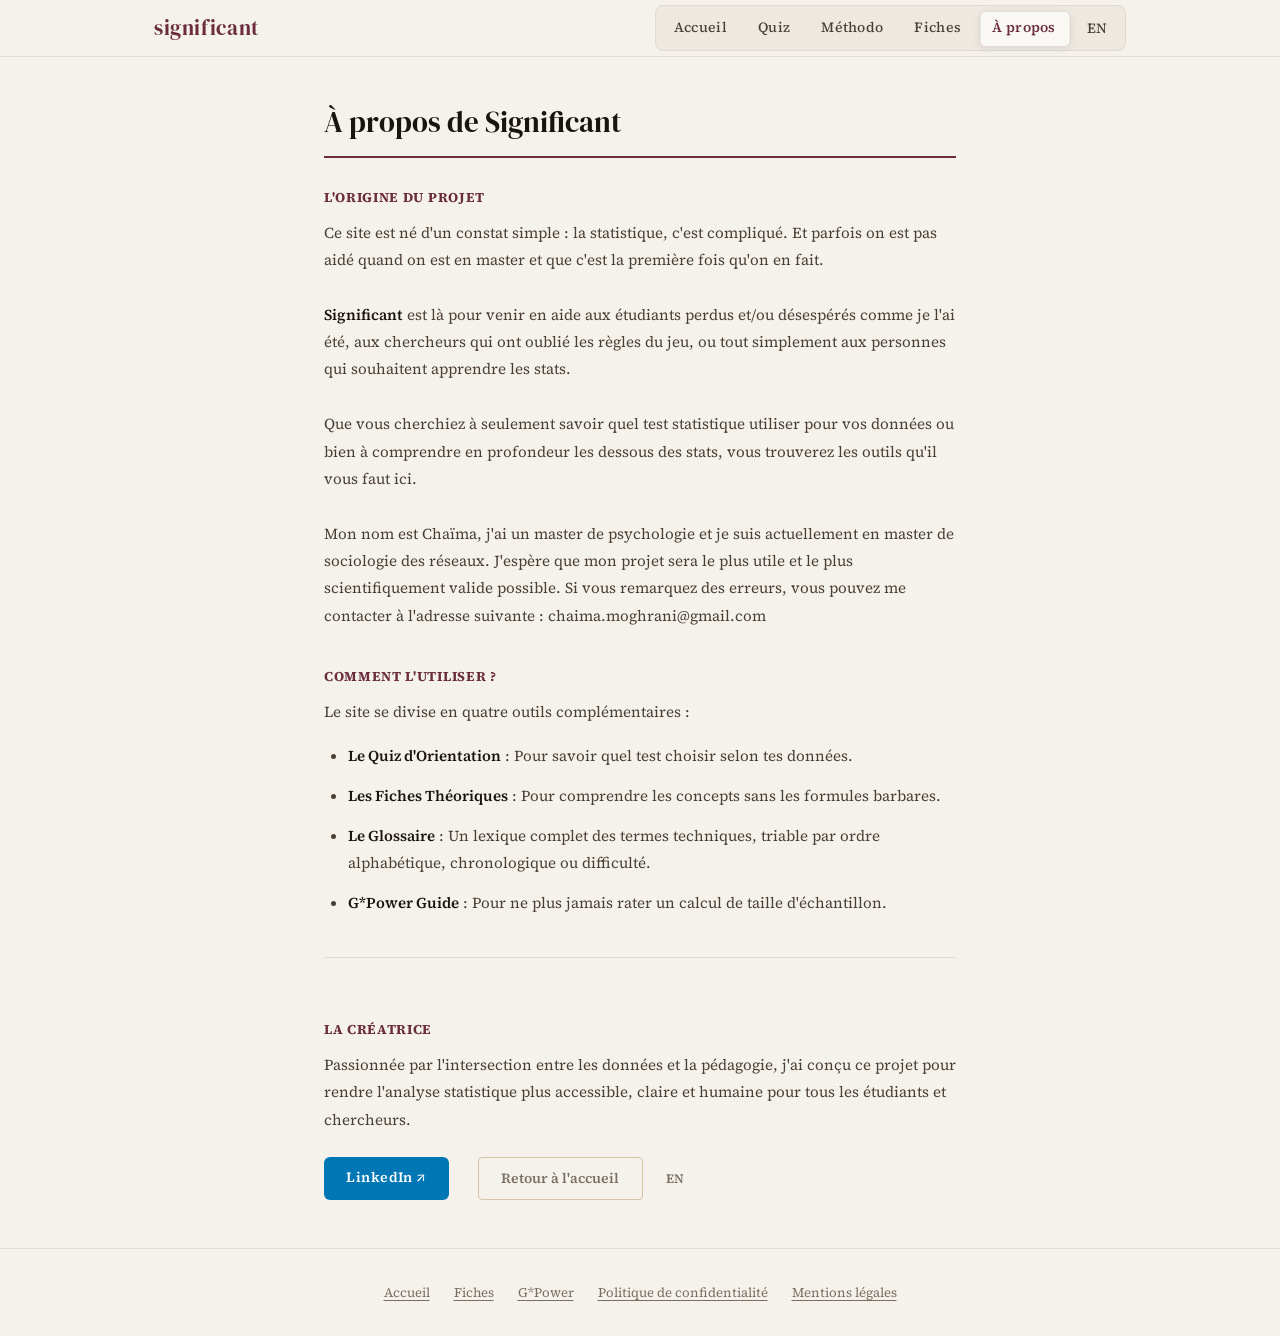
<file: about.html>
<!DOCTYPE html>
<html lang="fr">

<head>
    <meta charset="UTF-8">
    <meta name="viewport" content="width=device-width, initial-scale=1.0">
    <title>À propos — Significant</title>
    <meta name="description" content="L'histoire et les objectifs de Significant, guide statistique pour étudiants et chercheurs.">

    <link rel="preconnect" href="https://fonts.googleapis.com">
    <link rel="preconnect" href="https://fonts.gstatic.com" crossorigin>
    <link href="https://fonts.googleapis.com/css2?family=DM+Serif+Display:ital@0;1&family=Source+Serif+4:ital,wght@0,300;0,400;0,600;1,400&family=JetBrains+Mono:wght@400&display=swap" rel="stylesheet">

    <link rel="stylesheet" href="style.css">
    <script src="translations.js" defer></script>
    <script src="i18n.js" defer></script>
</head>

<body>

    <!-- =============== LOADER =============== -->
    <div id="page-loader">
        <div class="loader-inner">
            <div class="loader-wordmark">significant</div>
            <div class="loader-shimmer-text text-shimmer" data-i18n="loading">Chargement...</div>
            <div class="loader-bar-track"><div class="loader-bar-fill"></div></div>
        </div>
    </div>

    <!-- =============== NAV =============== -->
    <nav class="site-nav" role="navigation" aria-label="Navigation principale">
        <div class="nav-inner">
            <a href="index.html" class="site-wordmark" aria-label="Significant — Accueil">significant</a>

            <button class="nav-toggle" id="nav-toggle" aria-label="Ouvrir le menu" aria-expanded="false">
                <svg width="22" height="22" viewBox="0 0 24 24" fill="none" stroke="currentColor" stroke-width="2">
                    <line x1="3" y1="6" x2="21" y2="6"/>
                    <line x1="3" y1="12" x2="21" y2="12"/>
                    <line x1="3" y1="18" x2="21" y2="18"/>
                </svg>
            </button>

            <ul class="nav-links" id="nav-links" role="list">
                <li><a href="index.html" data-i18n="nav-accueil">Accueil</a></li>
                <li><a href="index.html#quiz" data-i18n="nav-quiz">Quiz</a></li>
                <li><a href="methodo.html" data-i18n="nav-methodo">Méthodo</a></li>
                <li><a href="theory.html" data-i18n="nav-fiches">Fiches</a></li>
                <li><a href="about.html" class="active" data-i18n="nav-about">À propos</a></li>
                <li><button id="lang-toggle" class="lang-btn" aria-label="Changer de langue">EN</button></li>
            </ul>
        </div>
    </nav>

    <!-- =============== CONTENU =============== -->
    <main class="legal-content" style="max-width: 760px;">

        <h1 data-i18n="about-title">À propos de Significant</h1>

        <section style="margin-bottom: 2.5rem;">
            <h2 data-i18n="about-origin-title">L'origine du projet</h2>
            <p data-i18n="about-origin-text">
                Ce site est né d'un constat simple : la statistique est difficile, et on est parfois laissé sans aide quand on arrive en Master pour la première fois.
                <strong>Significant</strong> existe pour venir en aide aux étudiants perdus, aux chercheurs qui ont besoin d'un rappel, ou à toute personne qui souhaite comprendre les statistiques sans se noyer dans les formules.
                Que vous cherchiez seulement quel test utiliser, ou que vous vouliez comprendre en profondeur ce qui se cache derrière les résultats, vous trouverez ici les outils nécessaires.
            </p>
        </section>

        <section style="margin-bottom: 2.5rem;">
            <h2 data-i18n="about-usage-title">Comment utiliser ce site ?</h2>
            <p data-i18n="about-usage-intro">Le site se divise en quatre outils complémentaires :</p>
            <ul style="margin-top: 0.8rem;" data-i18n="about-usage-list">
                <li style="margin-bottom: 0.8rem;"><strong data-i18n="about-usage-item1-bold">Le Quiz d'orientation</strong> : <span data-i18n="about-usage-item1-text">Pour identifier rapidement le test statistique adapté à vos données.</span></li>
                <li style="margin-bottom: 0.8rem;"><strong data-i18n="about-usage-item2-bold">Les Fiches théoriques</strong> : <span data-i18n="about-usage-item2-text">Pour comprendre les concepts en profondeur, sans les formules barbares.</span></li>
                <li style="margin-bottom: 0.8rem;"><strong>Le Glossaire</strong> : <span>Un lexique complet des termes techniques, triable par ordre alphabétique, chronologique ou difficulté.</span></li>
                <li><strong data-i18n="about-usage-item3-bold">Le guide G*Power</strong> : <span data-i18n="about-usage-item3-text">Pour calculer correctement votre taille d'échantillon.</span></li>
            </ul>
        </section>

        <section style="margin-bottom: 2.5rem; padding-top: 2rem; border-top: 1px solid var(--surface-2);">
            <h2 data-i18n="about-creator-title">La créatrice</h2>
            <p data-i18n="about-creator-text" style="margin-bottom: 1.5rem;">
                Passionnée par l'intersection entre les données et la pédagogie, j'ai conçu ce projet pour rendre l'analyse statistique plus accessible, claire et humaine pour tous les étudiants et chercheurs.
            </p>
            <div style="display: flex; gap: 0.8rem; flex-wrap: wrap;">
                <a href="https://www.linkedin.com/in/chaima-moghrani/" target="_blank" rel="noopener noreferrer" class="btn-primary" style="background: #0077b5; font-size: 0.88rem; padding: 0.6rem 1.4rem; color: #FFFFFF; text-decoration: none; border-radius: 6px; font-weight: 600;">LinkedIn ↗</a>
                <a href="index.html" class="btn-secondary" style="font-size: 0.88rem; padding: 0.55rem 1.4rem;" data-i18n="back-home">Retour à l'accueil</a>
                <button id="lang-toggle-2" class="lang-btn">EN</button>
            </div>
        </section>

    </main>

    <!-- =============== FOOTER =============== -->
    <footer class="site-footer" role="contentinfo">
        <div class="footer-links">
            <a href="index.html">Accueil</a>
            <a href="theory.html">Fiches</a>
            <a href="gpower.html">G*Power</a>
            <a href="privacy.html">Politique de confidentialité</a>
            <a href="legal.html">Mentions légales</a>
        </div>
    </footer>

    <script>
        window.addEventListener('load', function() {
            const loader = document.getElementById('page-loader');
            if (loader) { loader.classList.add('hidden'); setTimeout(() => loader.remove(), 500); }
        });
        // Sync second lang-toggle with first
        document.addEventListener('DOMContentLoaded', () => {
            const toggle2 = document.getElementById('lang-toggle-2');
            if (toggle2) {
                toggle2.addEventListener('click', () => {
                    document.getElementById('lang-toggle')?.click();
                });
            }
        });
    </script>
</body>
</html>
</file>
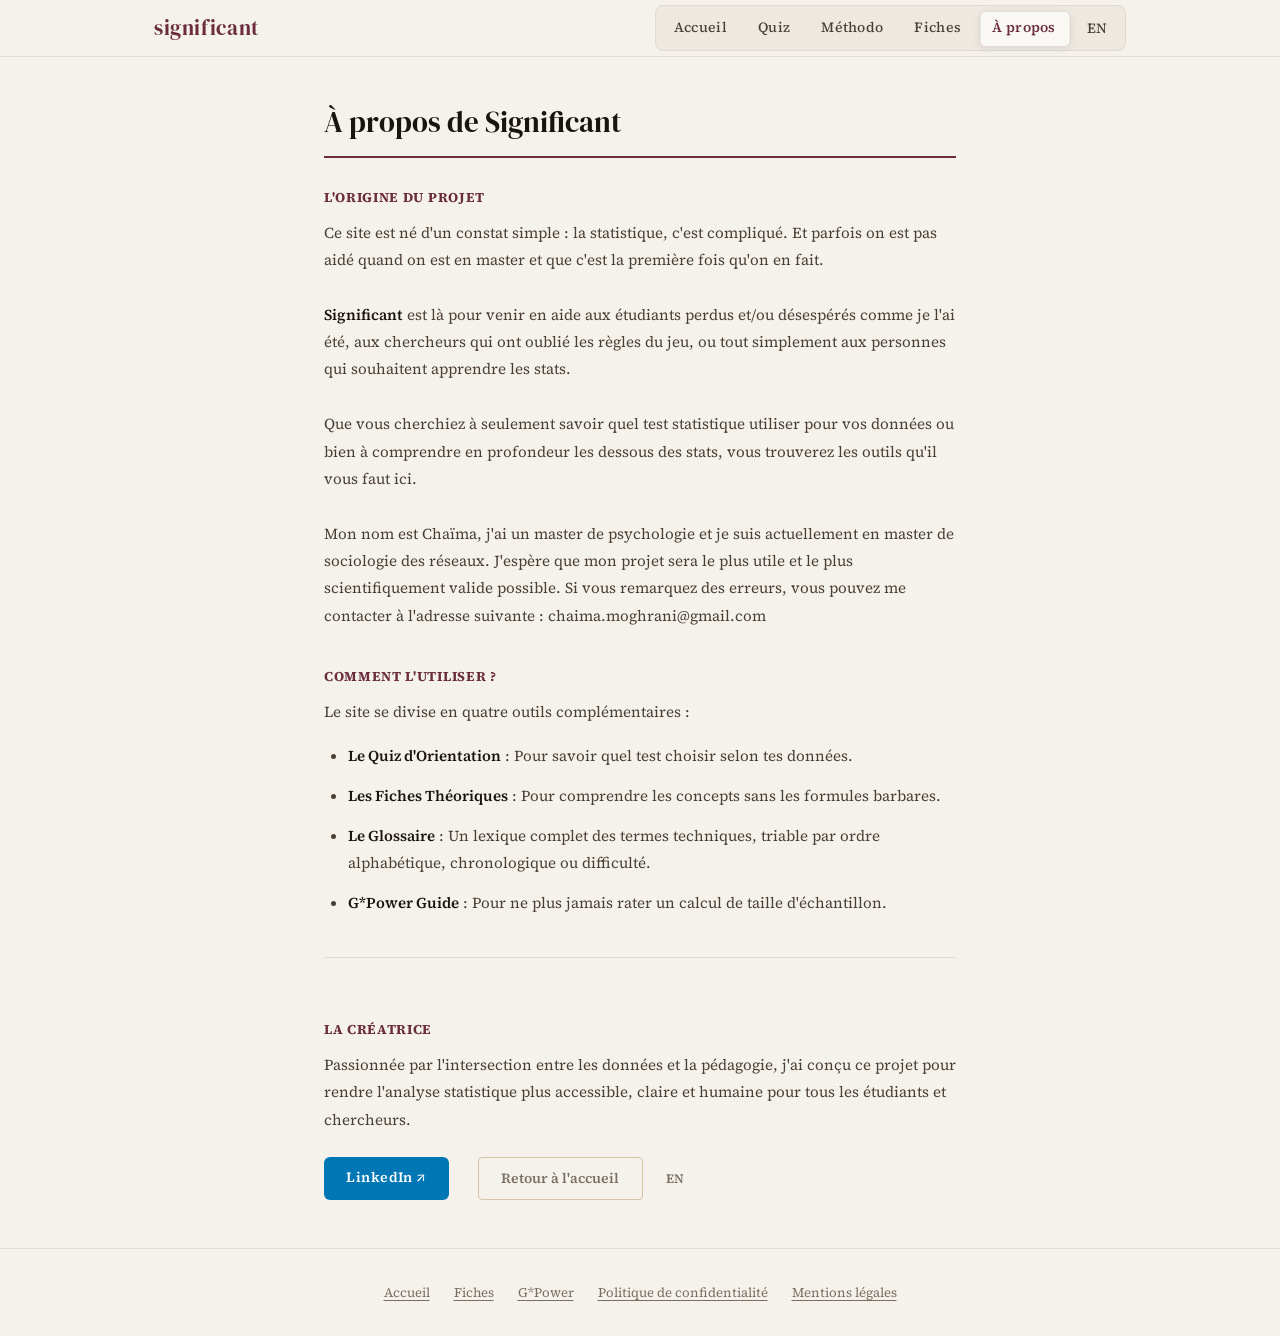
<file: cv.html>
<!DOCTYPE html>
<html lang="fr">
<head>
    <meta charset="UTF-8">
    <meta http-equiv="refresh" content="0; url=about.html">
    <title>Redirection — Significant</title>
    <script>
        window.location.replace("about.html");
    </script>
</head>
<body>
    <p>Redirection vers <a href="about.html">À propos de Significant</a>...</p>
</body>
</html>
</file>
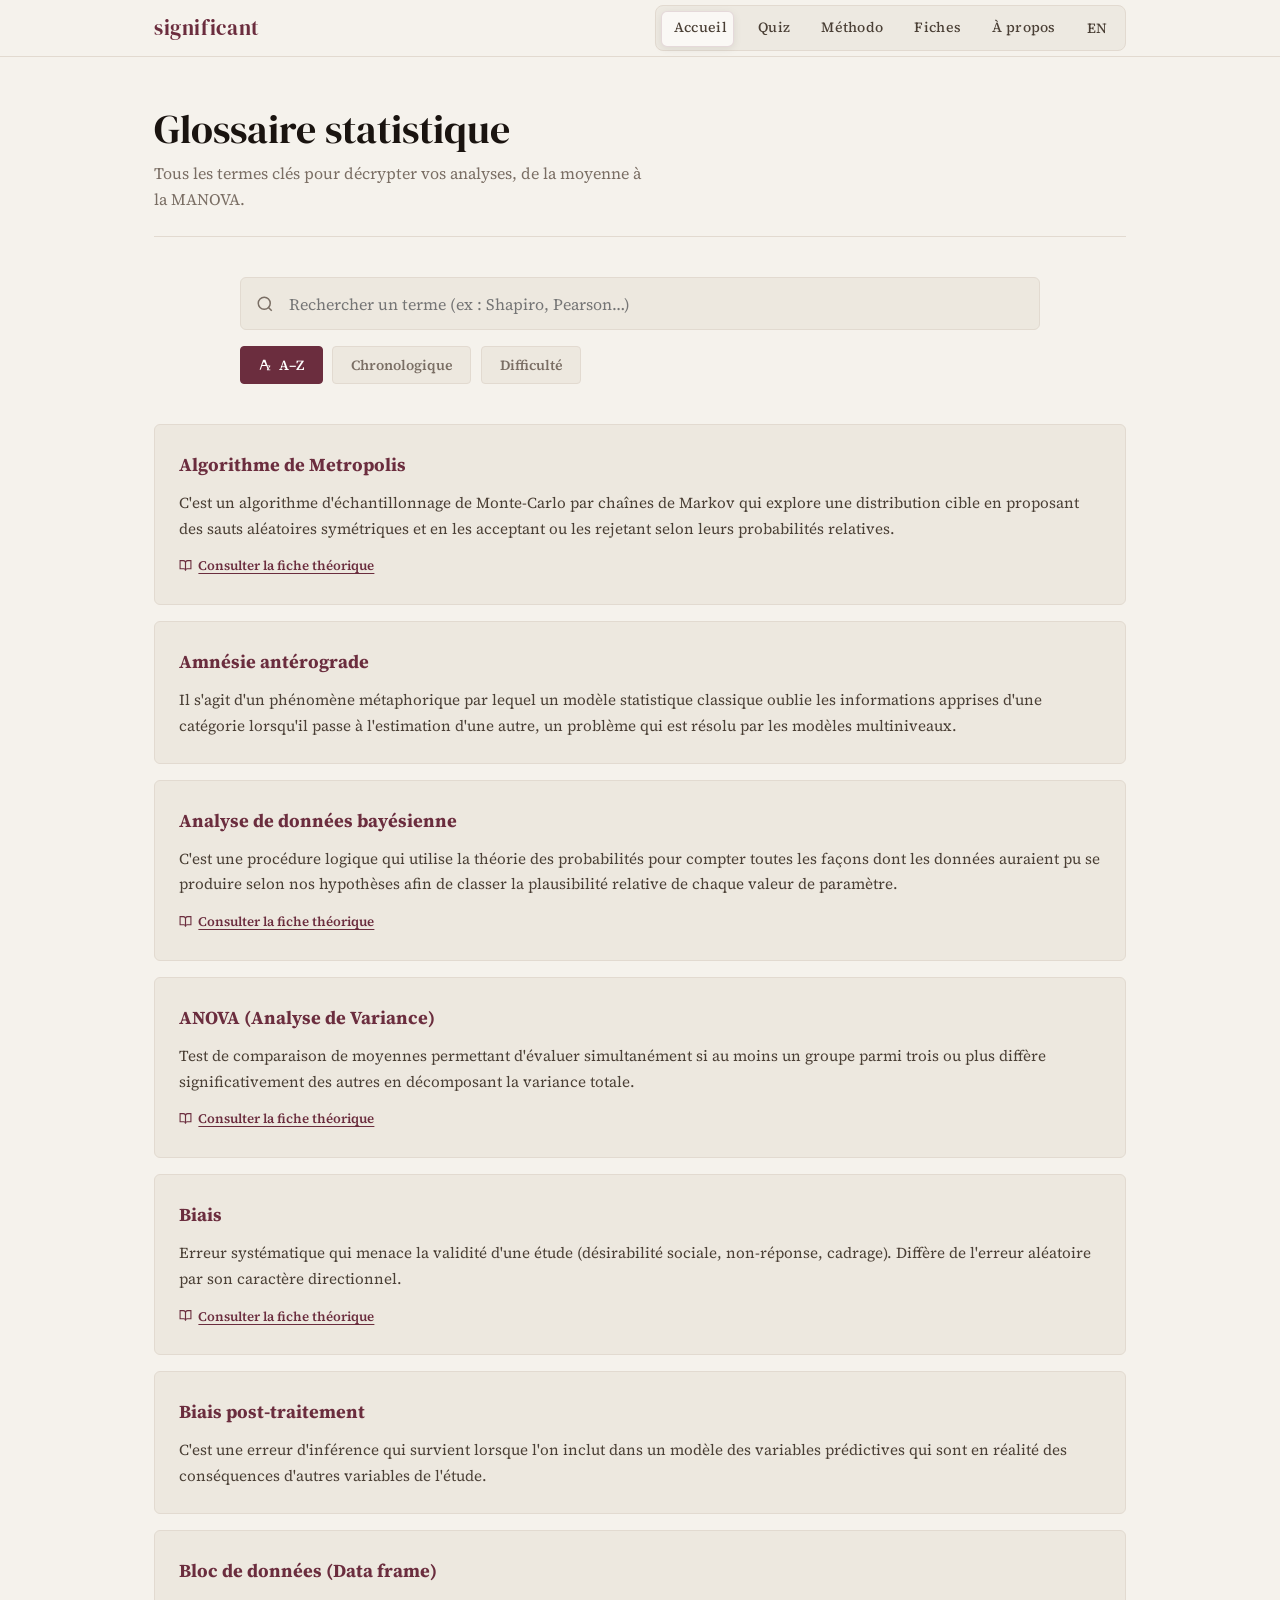
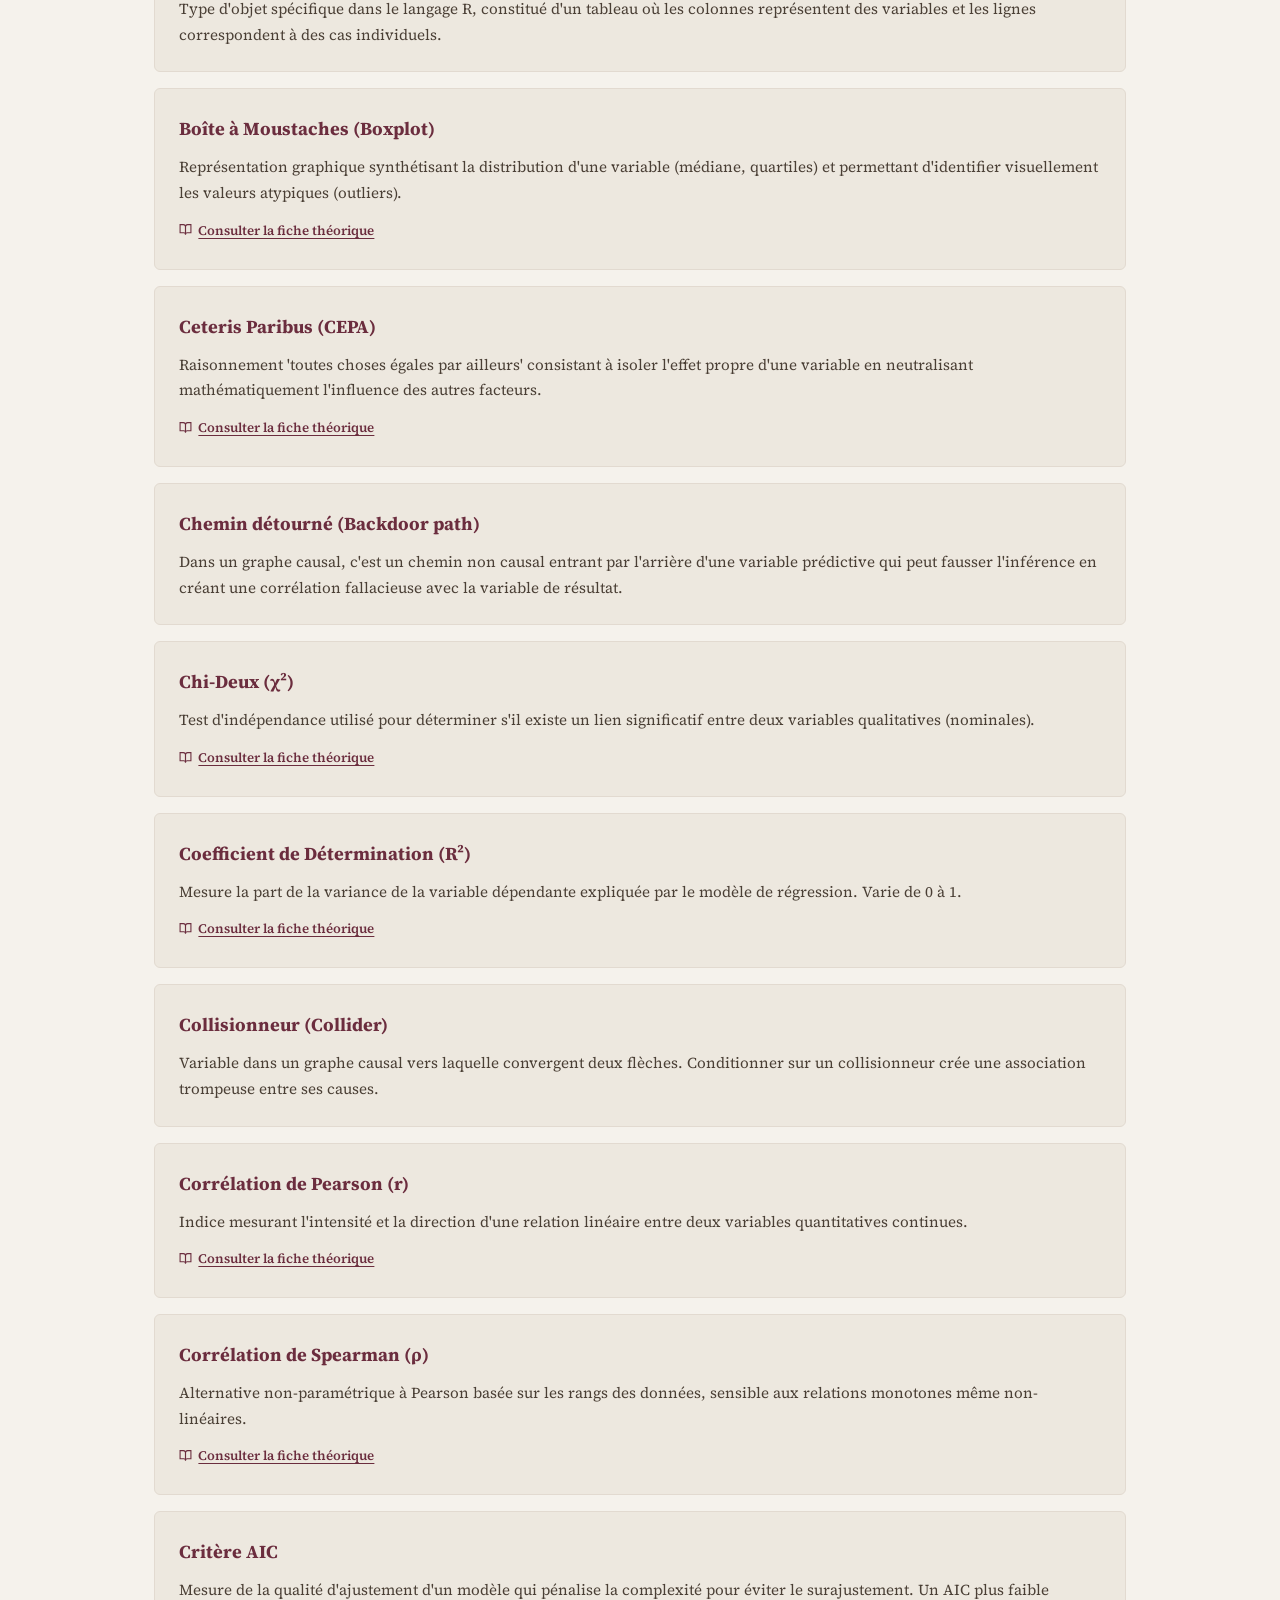
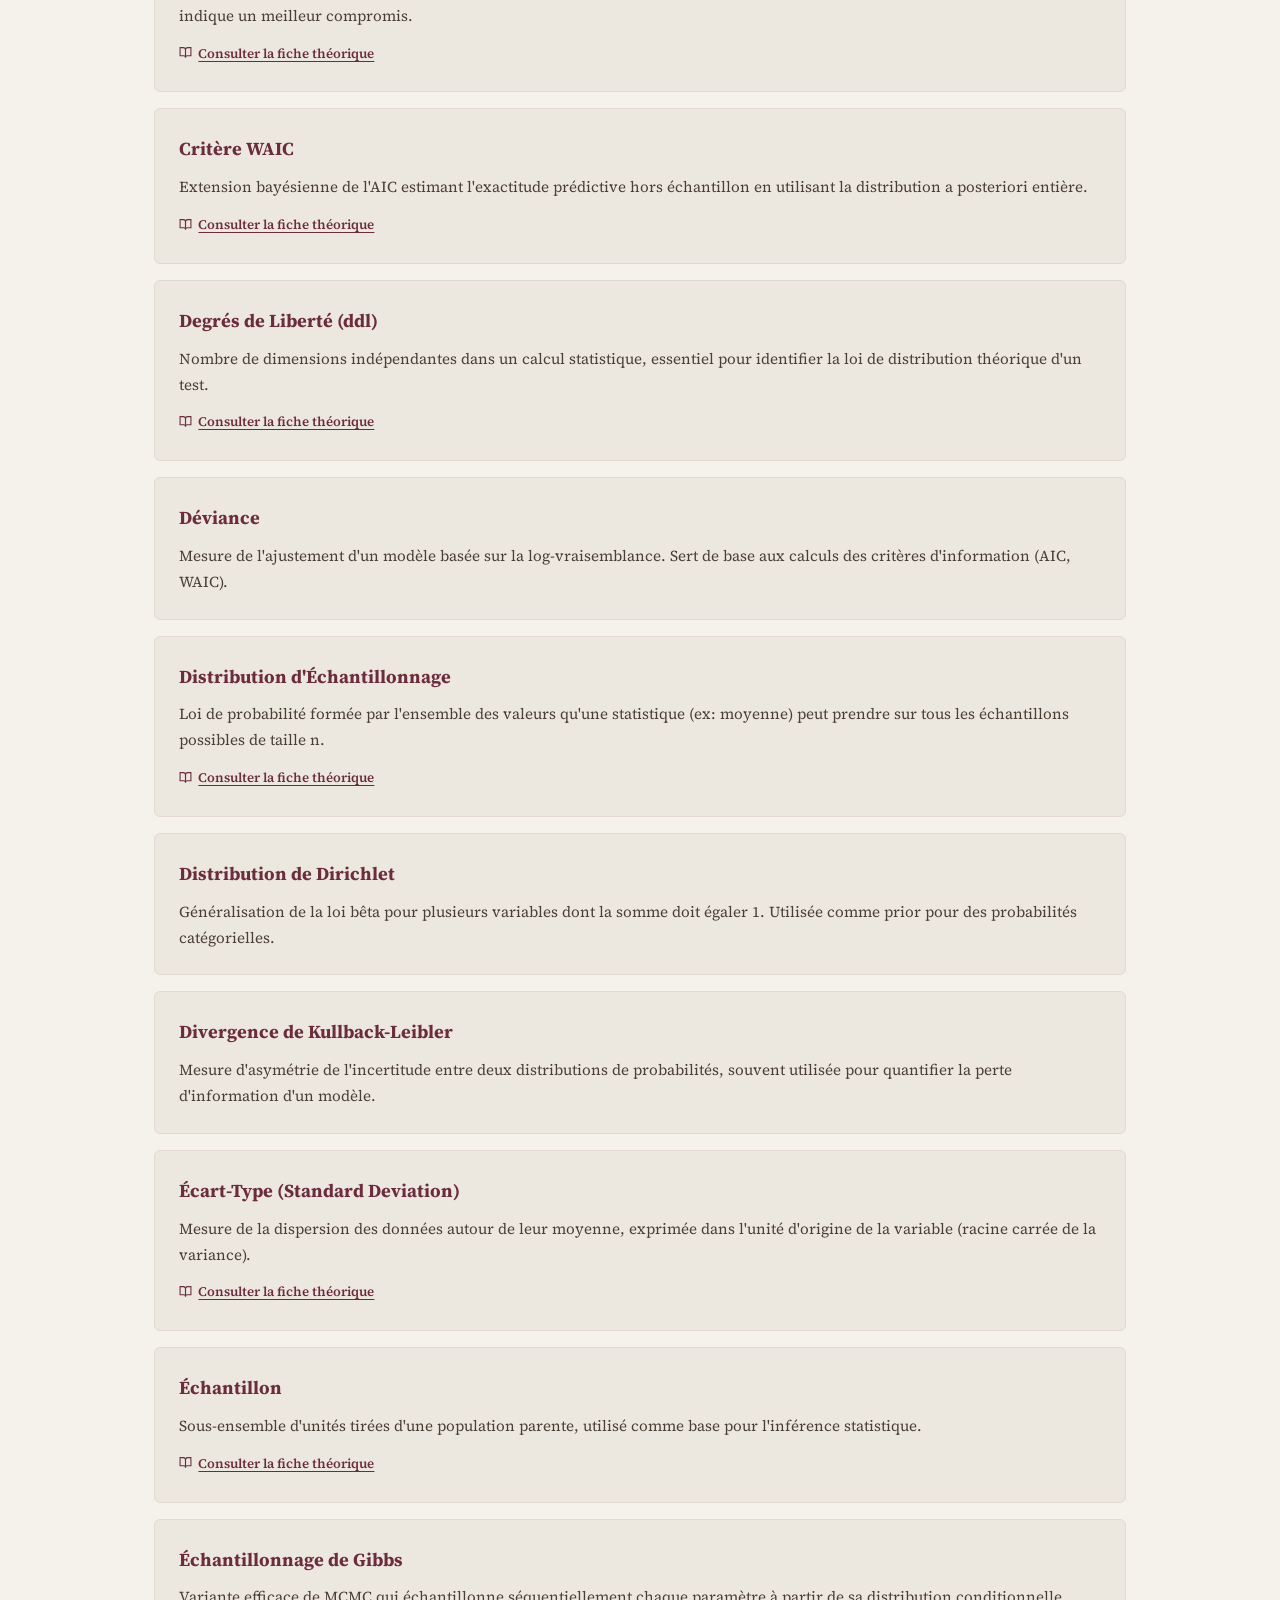
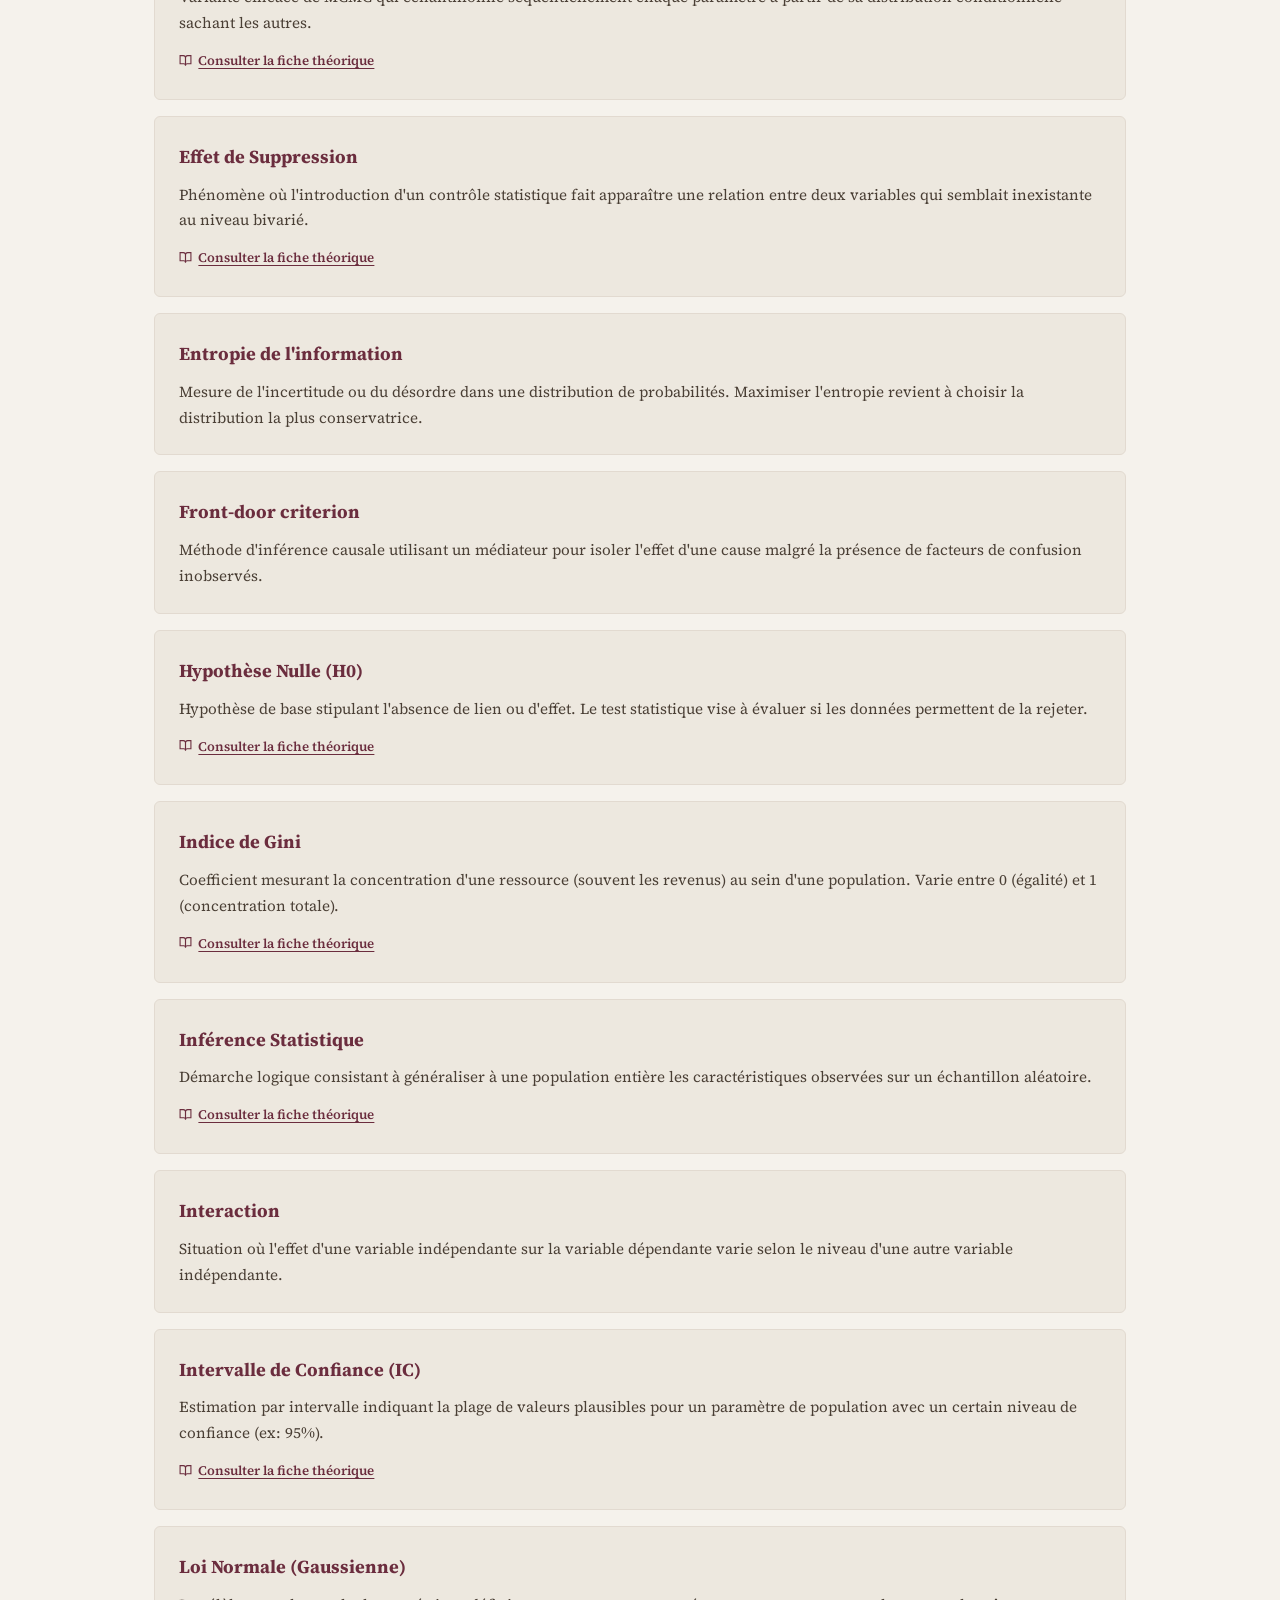
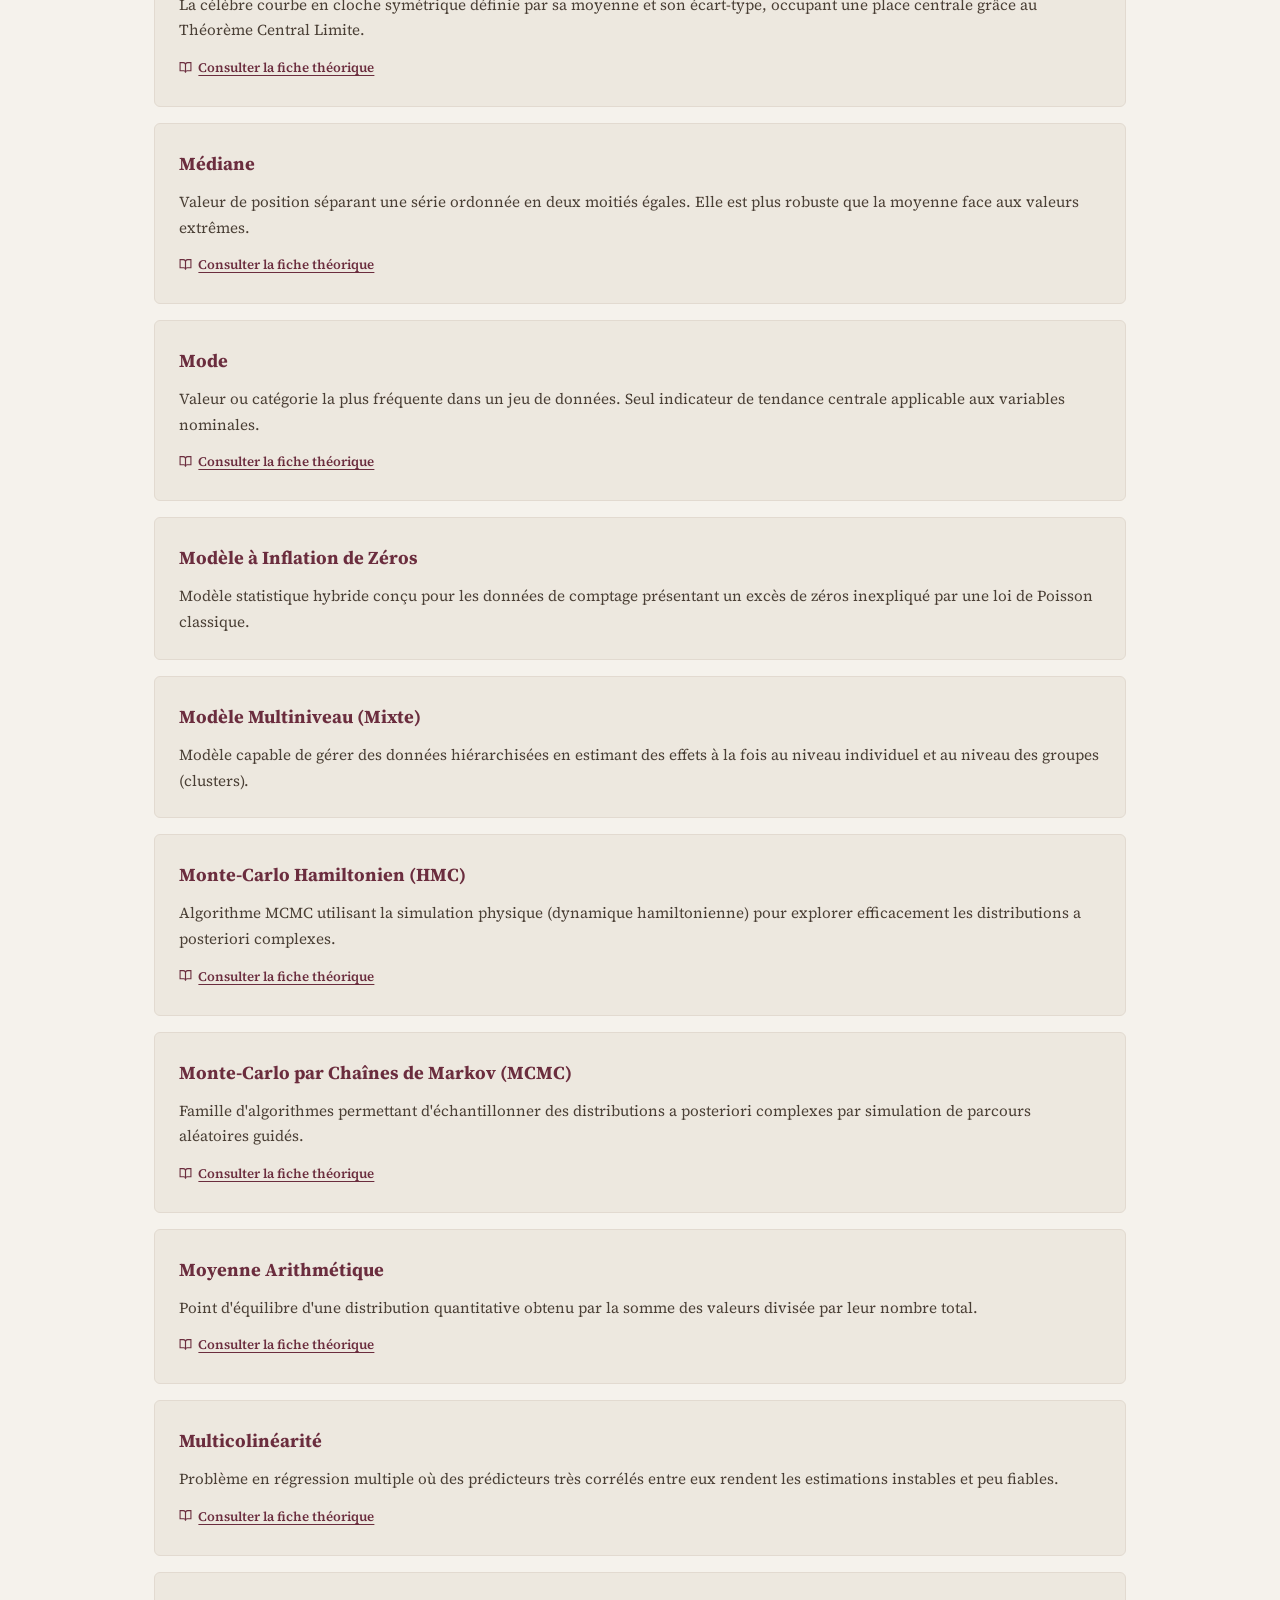
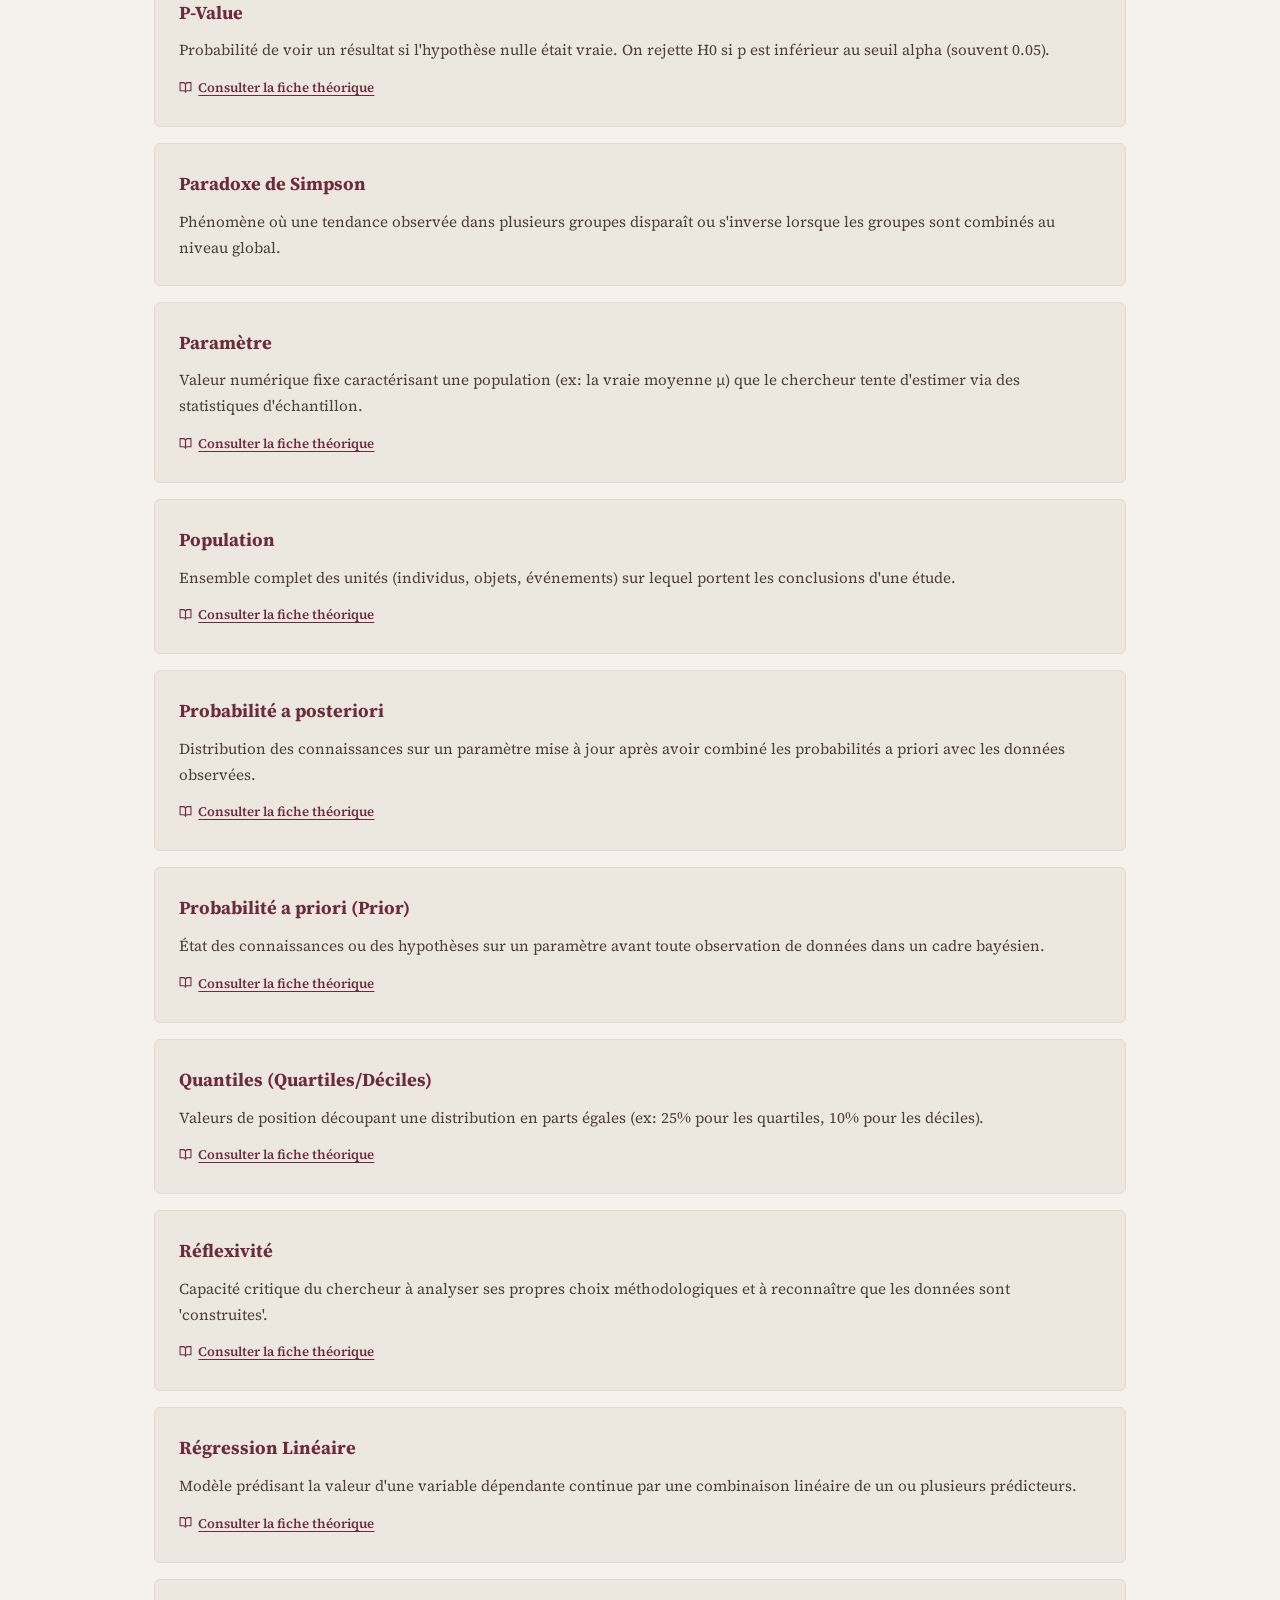
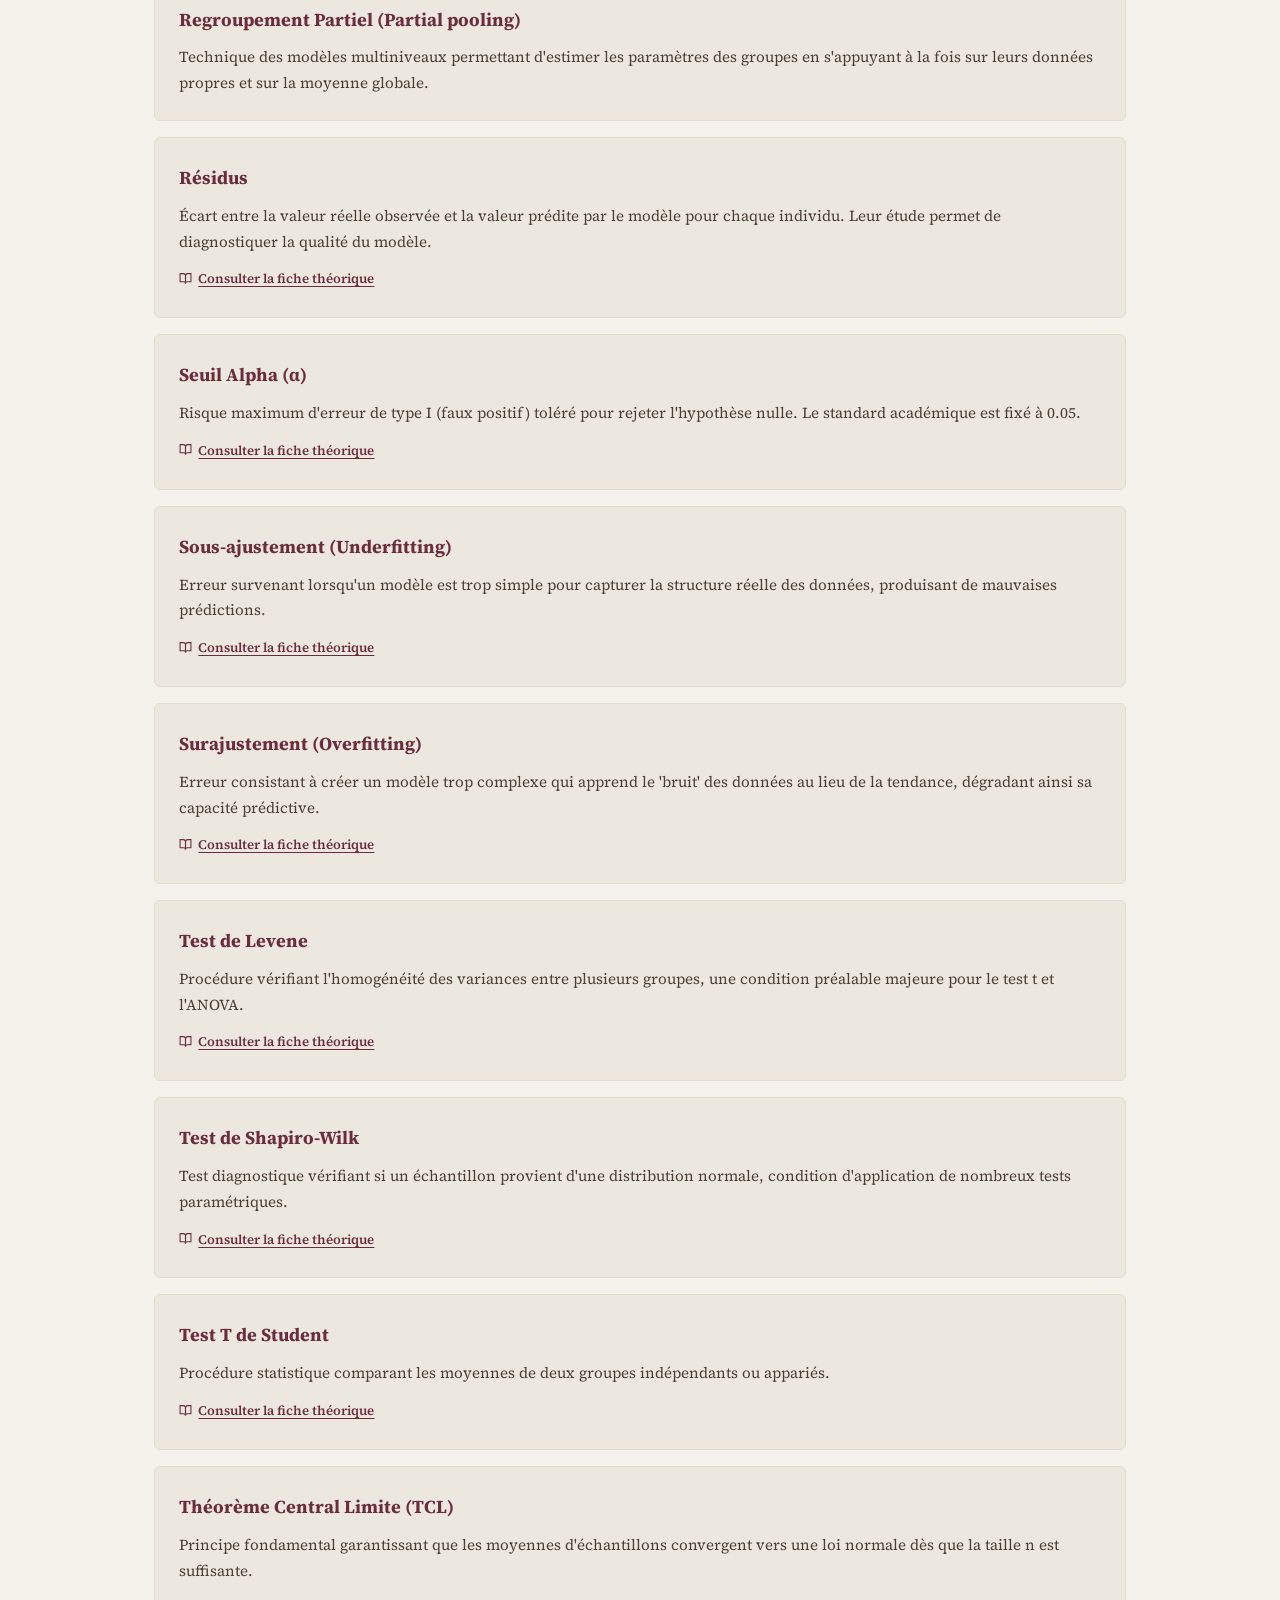
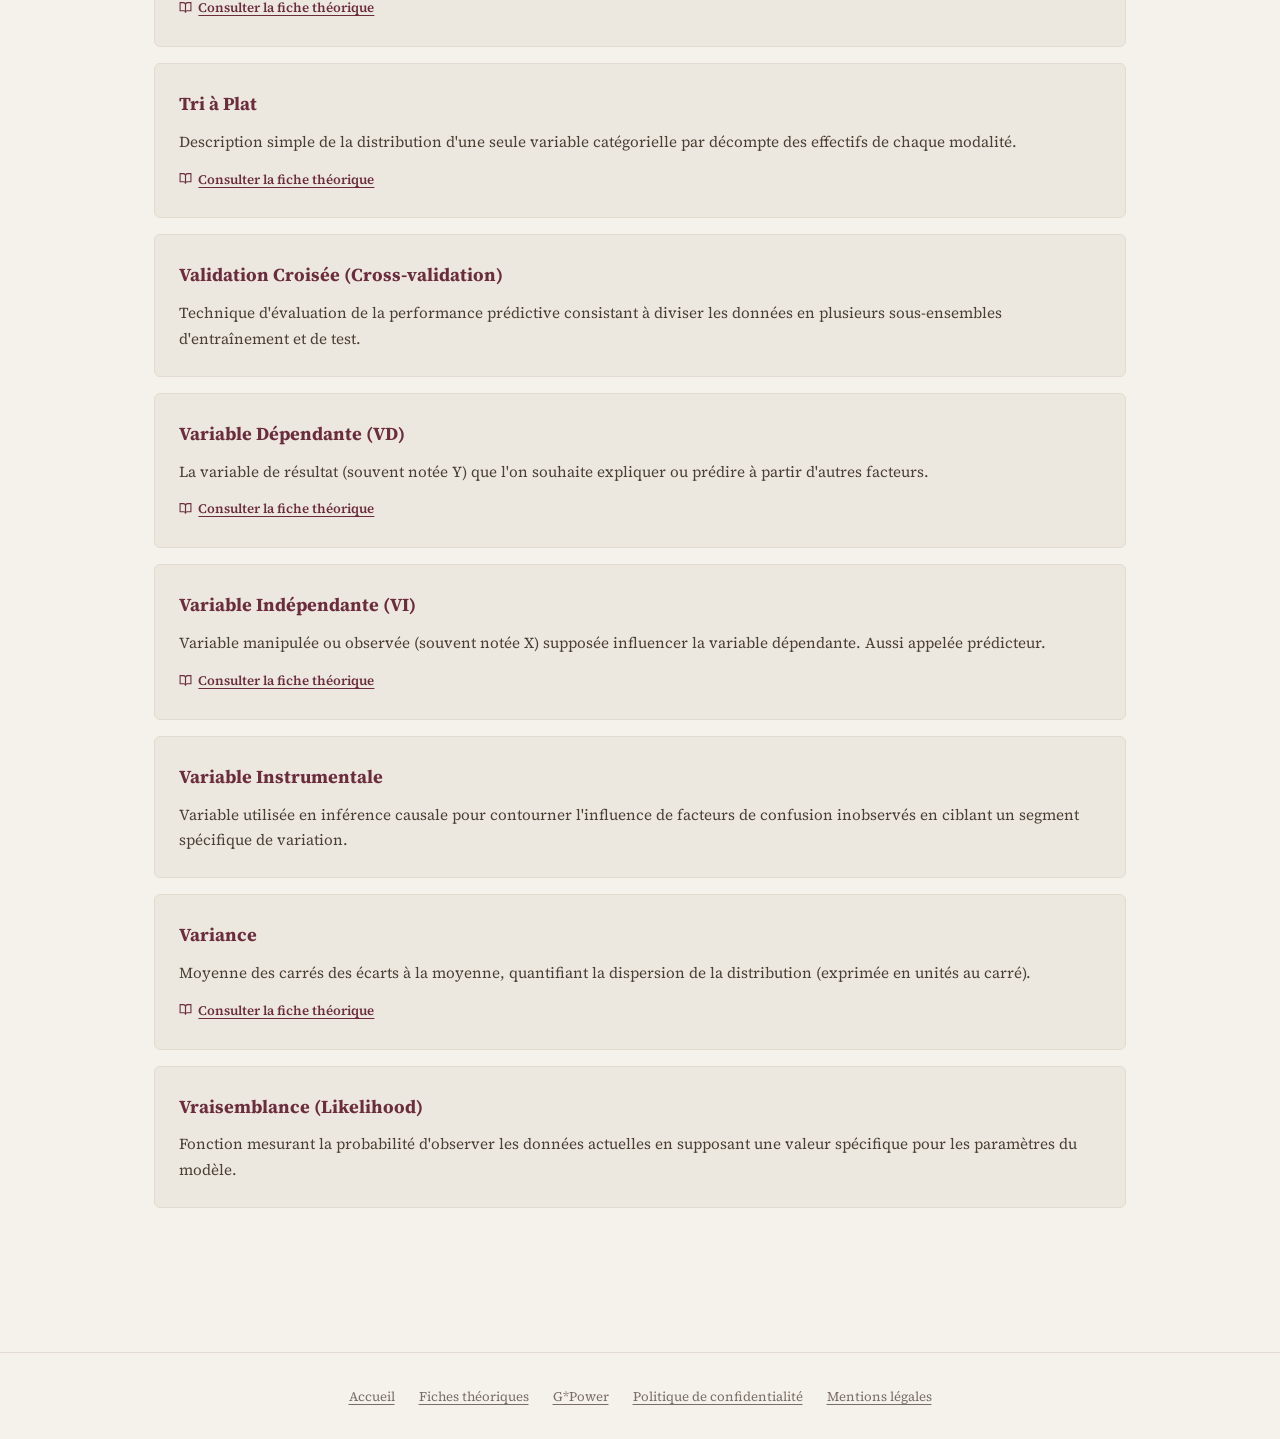
<file: glossary.html>
<!DOCTYPE html>
<html lang="fr">

<head>
    <meta charset="UTF-8">
    <meta name="viewport" content="width=device-width, initial-scale=1.0">
    <title>Glossaire statistique — Significant</title>
    <meta name="description" content="Lexique complet des termes statistiques, triable par ordre alphabétique, chronologique ou niveau de difficulté.">

    <link rel="preconnect" href="https://fonts.googleapis.com">
    <link rel="preconnect" href="https://fonts.gstatic.com" crossorigin>
    <link href="https://fonts.googleapis.com/css2?family=DM+Serif+Display:ital@0;1&family=Source+Serif+4:ital,wght@0,300;0,400;0,600;1,400&family=JetBrains+Mono:wght@400&display=swap" rel="stylesheet">

    <link rel="stylesheet" href="style.css">
    <script src="translations.js" defer></script>
    <script src="i18n.js" defer></script>
    <script src="glossary_data.js" defer></script>
</head>

<body>

    <!-- =============== LOADER =============== -->
    <div id="page-loader">
        <div class="loader-inner">
            <div class="loader-wordmark">significant</div>
            <div class="loader-shimmer-text text-shimmer" data-i18n="loading">Chargement...</div>
            <div class="loader-bar-track"><div class="loader-bar-fill"></div></div>
        </div>
    </div>

    <!-- =============== NAVIGATION =============== -->
    <nav class="site-nav" role="navigation" aria-label="Navigation principale">
        <div class="nav-inner">
            <a href="index.html" class="site-wordmark" aria-label="Significant — Accueil">significant</a>

            <button class="nav-toggle" id="nav-toggle" aria-label="Ouvrir le menu" aria-expanded="false">
                <svg width="22" height="22" viewBox="0 0 24 24" fill="none" stroke="currentColor" stroke-width="2">
                    <line x1="3" y1="6" x2="21" y2="6"/>
                    <line x1="3" y1="12" x2="21" y2="12"/>
                    <line x1="3" y1="18" x2="21" y2="18"/>
                </svg>
            </button>

            <ul class="nav-links" id="nav-links" role="list">
                <li><a href="index.html" data-i18n="nav-accueil">Accueil</a></li>
                <li><a href="index.html#quiz" data-i18n="nav-quiz">Quiz</a></li>
                <li><a href="methodo.html" data-i18n="nav-methodo">Méthodo</a></li>
                <li><a href="theory.html" data-i18n="nav-fiches">Fiches</a></li>
                <li><a href="about.html" data-i18n="nav-about">À propos</a></li>
                <li><button id="lang-toggle" class="lang-btn" aria-label="Changer de langue">EN</button></li>
            </ul>
        </div>
    </nav>

    <!-- =============== CONTENU =============== -->
    <div class="container" style="padding-top: 3rem; padding-bottom: 5rem;">

        <header class="glossary-header">
            <h1>Glossaire statistique</h1>
            <p class="glossary-subtitle">Tous les termes clés pour décrypter vos analyses, de la moyenne à la MANOVA.</p>
        </header>

        <section class="controls-wrapper" aria-label="Filtres et tri du glossaire">
            <div class="search-container">
                <label for="glossary-search" class="sr-only">Rechercher un terme</label>
                <input type="text" id="glossary-search" class="glossary-search-bar"
                       placeholder="Rechercher un terme (ex : Shapiro, Pearson…)"
                       autocomplete="off" aria-label="Rechercher un terme statistique">
                <svg class="search-icon" width="18" height="18" viewBox="0 0 24 24" fill="none" stroke="currentColor" stroke-width="2" aria-hidden="true">
                    <circle cx="11" cy="11" r="8"/><path d="M21 21l-4.35-4.35"/>
                </svg>
            </div>

            <div class="sort-controls" role="group" aria-label="Trier par">
                <button class="sort-btn active" data-sort="az" id="sort-az">
                    <svg width="14" height="14" fill="currentColor" viewBox="0 0 16 16" aria-hidden="true"><path d="M10.027 13.493 8.447 9.071H3.528l-1.59 4.422H.666L4.67 2h2.611l4.035 11.493h-1.29ZM4.777 5.274 3.834 8.01h3.603l-.944-2.736h-.065Z"/><path d="M12.96 14H9.028v-.691l2.579-3.72v-.054H9.098v-.867h3.785v.691l-2.567 3.72v.054h2.645V14Z"/></svg>
                    A–Z
                </button>
                <button class="sort-btn" data-sort="chrono" id="sort-chrono">
                    Chronologique
                </button>
                <button class="sort-btn" data-sort="diff" id="sort-diff">
                    Difficulté
                </button>
            </div>
        </section>

        <div id="glossary-grid" class="glossary-grid" role="list" aria-live="polite">
            <!-- Cartes injectées ici par JS -->
        </div>

        <div id="no-results" class="no-results" role="status" aria-live="polite">
            Aucun terme ne correspond à votre recherche.
        </div>

    </div>

    <!-- =============== FOOTER =============== -->
    <footer class="site-footer" role="contentinfo">
        <div class="footer-links">
            <a href="index.html">Accueil</a>
            <a href="theory.html">Fiches théoriques</a>
            <a href="gpower.html">G*Power</a>
            <a href="privacy.html">Politique de confidentialité</a>
            <a href="legal.html">Mentions légales</a>
        </div>
    </footer>

    <style>
        .sr-only {
            position: absolute; width: 1px; height: 1px;
            padding: 0; margin: -1px; overflow: hidden;
            clip: rect(0,0,0,0); white-space: nowrap; border-width: 0;
        }
        @keyframes fadeInUp {
            from { opacity: 0; transform: translateY(10px); }
            to   { opacity: 1; transform: translateY(0); }
        }
    </style>

    <script>
        window.addEventListener('load', function() {
            const loader = document.getElementById('page-loader');
            if (loader) { loader.classList.add('hidden'); setTimeout(() => loader.remove(), 500); }
        });

        document.addEventListener('DOMContentLoaded', () => {
            const grid        = document.getElementById('glossary-grid');
            const searchInput = document.getElementById('glossary-search');
            const sortButtons = document.querySelectorAll('.sort-btn');
            const noResults   = document.getElementById('no-results');

            let currentSort  = 'az';
            let currentQuery = '';

            function render() {
                const filtered = glossaryData.filter(t =>
                    t.title.toLowerCase().includes(currentQuery.toLowerCase()) ||
                    t.definition.toLowerCase().includes(currentQuery.toLowerCase())
                );

                filtered.sort((a, b) => {
                    if (currentSort === 'az')     return a.title.localeCompare(b.title);
                    if (currentSort === 'chrono') return a.order_chrono - b.order_chrono;
                    if (currentSort === 'diff')   return a.order_diff   - b.order_diff;
                    return 0;
                });

                grid.innerHTML = '';

                if (filtered.length === 0) {
                    noResults.style.display = 'block';
                    return;
                }
                noResults.style.display = 'none';

                filtered.forEach((term, index) => {
                    const card = document.createElement('div');
                    card.className = 'term-card';
                    card.setAttribute('role', 'listitem');
                    card.style.animation = `fadeInUp 0.4s ease ${index * 0.02}s backwards`;

                    let badgesHtml = '';
                    if (currentSort === 'chrono') {
                        badgesHtml = `<span class="term-badge badge-chrono">Chap. ${Math.floor(term.order_chrono / 3) + 1}</span>`;
                    } else if (currentSort === 'diff') {
                        const level = term.order_diff < 15 ? 'Débutant' : (term.order_diff < 30 ? 'Intermédiaire' : 'Expert');
                        badgesHtml = `<span class="term-badge badge-diff">${level}</span>`;
                    }

                    const linkHtml = term.theoryId ? `
                        <a href="theory.html?id=${term.theoryId}" class="theory-link">
                            <svg width="13" height="13" viewBox="0 0 24 24" fill="none" stroke="currentColor" stroke-width="2" aria-hidden="true"><path d="M2 3h6a4 4 0 0 1 4 4v14a3 3 0 0 0-3-3H2z"/><path d="M22 3h-6a4 4 0 0 0-4 4v14a3 3 0 0 1 3-3h7z"/></svg>
                            Consulter la fiche théorique
                        </a>
                    ` : '';

                    card.innerHTML = `
                        <div class="term-title">
                            ${term.title}
                            ${badgesHtml}
                        </div>
                        <div class="term-definition">${term.definition}</div>
                        ${linkHtml}
                    `;
                    grid.appendChild(card);
                });
            }

            searchInput.addEventListener('input', (e) => {
                currentQuery = e.target.value;
                render();
            });

            sortButtons.forEach(btn => {
                btn.addEventListener('click', () => {
                    sortButtons.forEach(b => b.classList.remove('active'));
                    btn.classList.add('active');
                    currentSort = btn.dataset.sort;
                    render();
                });
            });

            render();
        });
    </script>
</body>
</html>
</file>
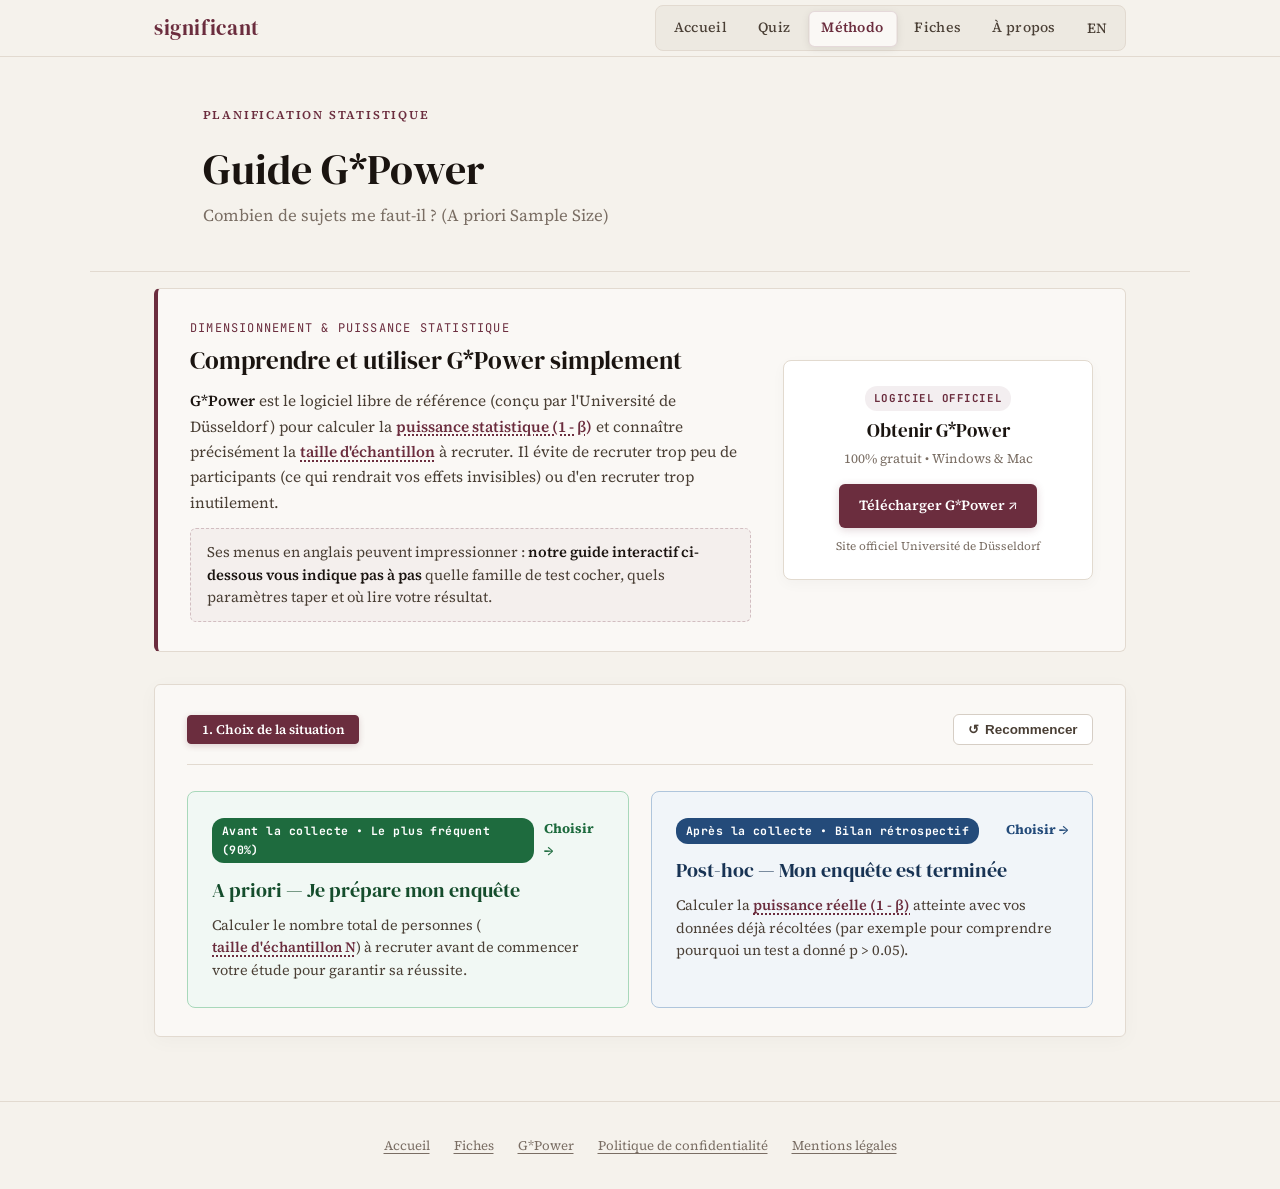
<file: gpower.html>
<!DOCTYPE html>
<html lang="fr">

<head>
    <meta charset="UTF-8">
    <meta name="viewport" content="width=device-width, initial-scale=1.0">
    <title>G*Power — Significant</title>
    <meta name="description" content="Calculateur interactif G*Power : planifiez votre puissance statistique et calculez votre taille d'échantillon.">

    <link rel="preconnect" href="https://fonts.googleapis.com">
    <link rel="preconnect" href="https://fonts.gstatic.com" crossorigin>
    <link href="https://fonts.googleapis.com/css2?family=DM+Serif+Display:ital@0;1&family=Source+Serif+4:ital,wght@0,300;0,400;0,600;1,400&family=JetBrains+Mono:wght@400&display=swap" rel="stylesheet">

    <link rel="stylesheet" href="style.css?v=10">
    <script src="translations.js"></script>
    <script src="i18n.js" defer></script>
    <script src="script.js" defer></script>
    <script src="gpower_calc.js" defer></script>
</head>

<body>

    <!-- =============== LOADER =============== -->
    <div id="page-loader">
        <div class="loader-inner">
            <div class="loader-wordmark">significant</div>
            <div class="loader-shimmer-text text-shimmer" data-i18n="loading">Chargement...</div>
            <div class="loader-bar-track"><div class="loader-bar-fill"></div></div>
        </div>
    </div>

    <!-- =============== NAVIGATION =============== -->
    <nav class="site-nav" role="navigation" aria-label="Navigation principale">
        <div class="nav-inner">
            <a href="index.html" class="site-wordmark" aria-label="Significant — Accueil">significant</a>

            <button class="nav-toggle" id="nav-toggle" aria-label="Ouvrir le menu" aria-expanded="false">
                <svg width="22" height="22" viewBox="0 0 24 24" fill="none" stroke="currentColor" stroke-width="2">
                    <line x1="3" y1="6" x2="21" y2="6"/>
                    <line x1="3" y1="12" x2="21" y2="12"/>
                    <line x1="3" y1="18" x2="21" y2="18"/>
                </svg>
            </button>

            <ul class="nav-links" id="nav-links" role="list">
                <li><a href="index.html" data-i18n="nav-accueil">Accueil</a></li>
                <li><a href="index.html#quiz" data-i18n="nav-quiz">Quiz</a></li>
                <li><a href="methodo.html#gpower" class="active" data-i18n="nav-methodo">Méthodo</a></li>
                <li><a href="theory.html" data-i18n="nav-fiches">Fiches</a></li>
                <li><a href="about.html" data-i18n="nav-about">À propos</a></li>
                <li><button id="lang-toggle" class="lang-btn" aria-label="Changer de langue">EN</button></li>
            </ul>
        </div>
    </nav>

    <!-- =============== HERO =============== -->
    <header class="small-hero">
        <div class="container">
            <span class="hero-kicker">Planification statistique</span>
            <h1 data-i18n="gpower-title" id="gpower-title-main">Guide G*Power</h1>
            <p data-i18n="gpower-subtitle" id="gpower-hero-subtitle">Calculez votre puissance statistique et déterminez la taille d'échantillon nécessaire.</p>
        </div>
    </header>

    <!-- =============== G*POWER WIZARD =============== -->
    <main class="container" style="padding-top: 1rem; padding-bottom: 4rem;">
        
        <!-- PRÉSENTATION CLAIRE & ACCESSIBLE DE G*POWER -->
        <div class="gpower-welcome-card">
            <div class="gpower-welcome-main">
                <span class="methodo-lead-kicker">Dimensionnement &amp; Puissance statistique</span>
                <h2>Comprendre et utiliser G*Power simplement</h2>
                <p class="gpower-welcome-desc">
                    <strong>G*Power</strong> est le logiciel libre de référence (conçu par l'Université de Düsseldorf) pour calculer la <button type="button" class="glossary-term-link" onclick="openGlossary('power-beta')">puissance statistique (1 - β)</button> et connaître précisément la <button type="button" class="glossary-term-link" onclick="openGlossary('n-total')">taille d'échantillon</button> à recruter. Il évite de recruter trop peu de participants (ce qui rendrait vos effets invisibles) ou d'en recruter trop inutilement.
                </p>
                <p class="gpower-welcome-helper">
                    Ses menus en anglais peuvent impressionner : <strong>notre guide interactif ci-dessous vous indique pas à pas</strong> quelle famille de test cocher, quels paramètres taper et où lire votre résultat.
                </p>
            </div>
            <div class="gpower-welcome-aside">
                <div class="gpower-dl-box">
                    <span class="gpower-dl-tag">Logiciel officiel</span>
                    <h4>Obtenir G*Power</h4>
                    <p>100% gratuit • Windows &amp; Mac</p>
                    <a href="https://www.psychologie.hhu.de/arbeitsgruppen/allgemeine-psychologie-und-arbeitspsychologie/gpower" target="_blank" rel="noopener noreferrer" class="gpower-dl-btn" aria-label="Télécharger G*Power sur le site officiel de l'Université de Düsseldorf">
                        Télécharger G*Power ↗
                    </a>
                    <span class="gpower-dl-sub">Site officiel Université de Düsseldorf</span>
                </div>
            </div>
        </div>

        <!-- NAVIGATEUR INTERACTIF PAS À PAS (DIRECTEMENT VISIBLE) -->
        <div class="gpower-wizard-panel" id="gpower-wizard-panel">
            
            <!-- Barre d'avancement & navigation -->
            <div class="gpower-wizard-topbar">
                <button type="button" id="map-back-btn" class="gpower-nav-btn gpower-nav-back" onclick="mapGoBack()" style="display: none;">
                    ← <span data-i18n="nav-retour">Étape précédente</span>
                </button>
                
                <div class="gpower-breadcrumbs" id="gpower-breadcrumbs" aria-live="polite">
                    <!-- Rempli dynamiquement -->
                </div>

                <button type="button" id="map-reset-btn" class="gpower-nav-btn gpower-nav-reset" onclick="mapReset()">
                    ↺ <span data-i18n="quiz-restart-btn">Recommencer</span>
                </button>
            </div>

            <!-- Zone d'affichage des cartes interactives -->
            <div id="mindmap-container" class="gpower-cards-container gpower-grid-2">
                <!-- Rendu dynamique par gpower_view.js -->
            </div>

            <!-- Fiche détaillée finale pas à pas dans G*Power -->
            <div id="detail-card" class="gpower-detail-card" style="display: none;">
                <div id="detail-content"></div>
            </div>

            <div id="mindmap-tooltip" class="mindmap-tooltip"></div>
        </div>
    </main>

    <!-- =============== MODAL GLOSSAIRE =============== -->
    <div id="glossary-modal" class="modal-overlay" style="display: none;" onclick="closeGlossary()" role="dialog" aria-modal="true" aria-labelledby="glossary-term">
        <div class="modal-content" onclick="event.stopPropagation()">
            <button class="modal-close" onclick="closeGlossary()" aria-label="Fermer">×</button>
            <div id="glossary-content">
                <h3 id="glossary-term">Terme</h3>
                <p id="glossary-def">Définition</p>
            </div>
        </div>
    </div>

    <!-- =============== FOOTER =============== -->
    <footer class="site-footer" role="contentinfo">
        <div class="footer-links">
            <a href="index.html" data-i18n="nav-accueil">Accueil</a>
            <a href="theory.html" data-i18n="nav-fiches">Fiches</a>
            <a href="gpower.html" data-i18n="nav-gpower">G*Power</a>
            <a href="privacy.html">Politique de confidentialité</a>
            <a href="legal.html">Mentions légales</a>
        </div>
    </footer>

    <style>
        .back-btn-fixed { position: absolute; top: 20px; left: 20px; }
        .reset-btn-fixed { position: absolute; top: 20px; right: 20px; }
        .mobile-only { display: none; }
        @media (max-width: 768px) {
            .mobile-only { display: flex; }
            .back-btn-fixed, .reset-btn-fixed { position: static; margin: 8px; }
        }
    </style>

    <script>
        window.addEventListener('load', function() {
            const loader = document.getElementById('page-loader');
            if (loader) { loader.classList.add('hidden'); setTimeout(() => loader.remove(), 500); }
        });
    </script>
    <script src="gpower_data.js"></script>
    <script src="gpower_view.js"></script>
</body>
</html>
</file>
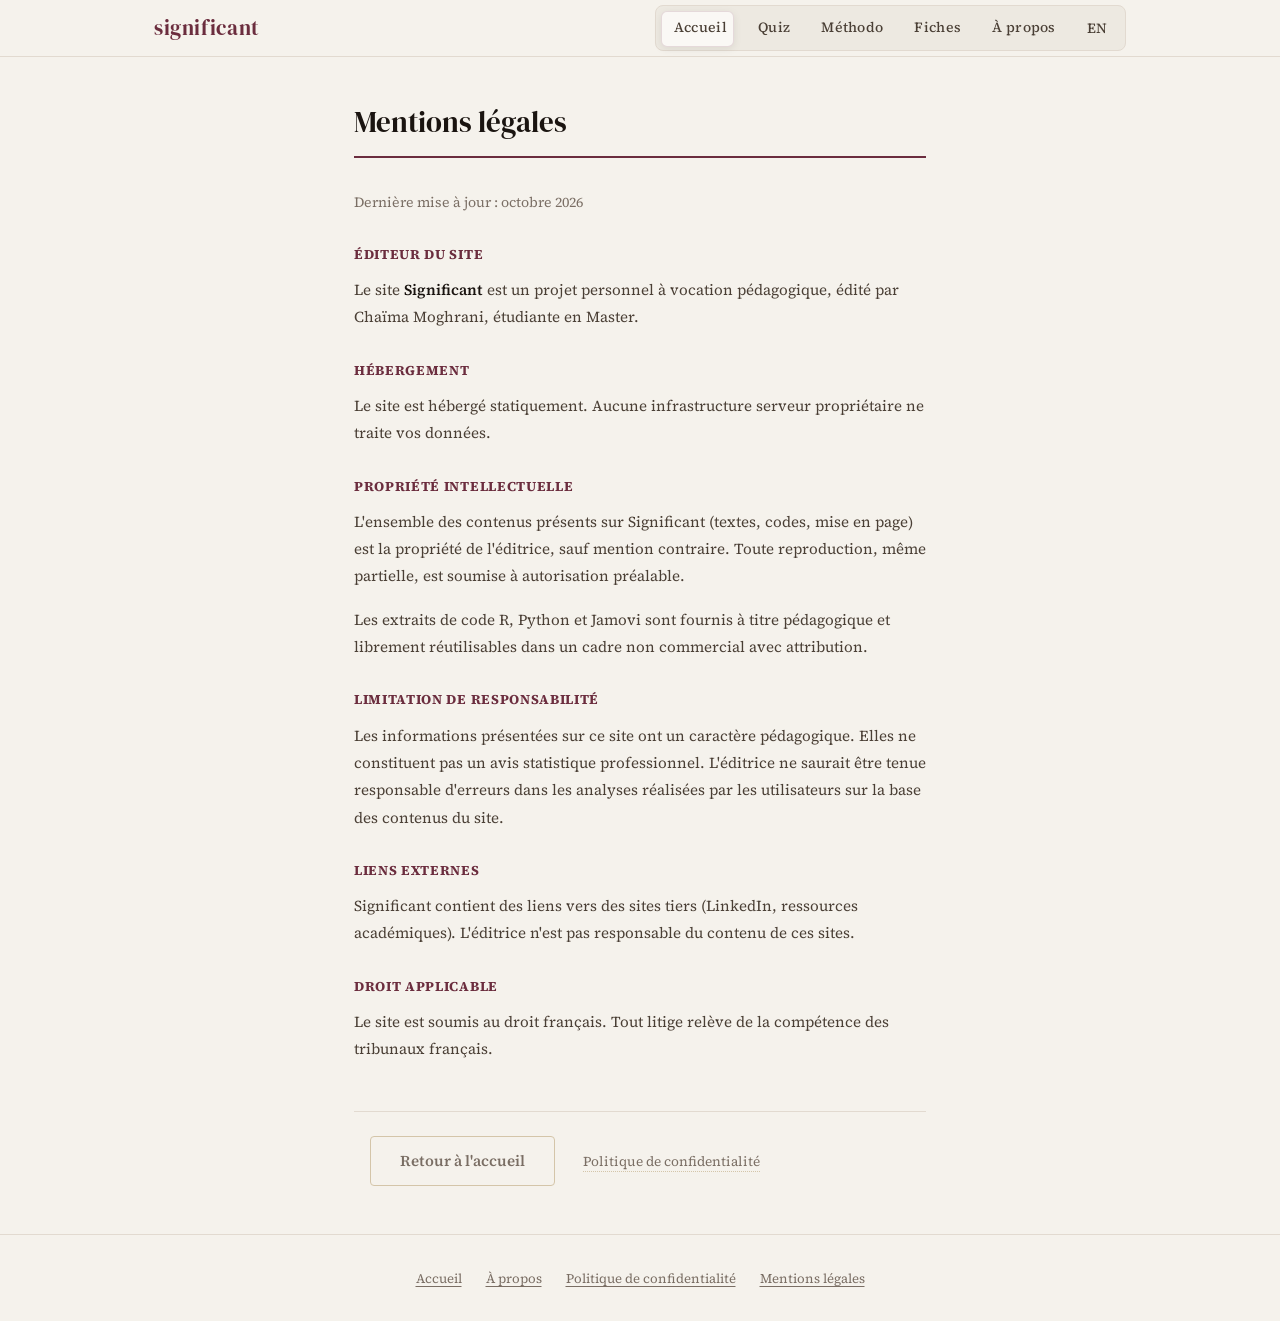
<file: legal.html>
<!DOCTYPE html>
<html lang="fr">

<head>
    <meta charset="UTF-8">
    <meta name="viewport" content="width=device-width, initial-scale=1.0">
    <title>Mentions légales — Significant</title>
    <meta name="description" content="Mentions légales du site Significant.">
    <link rel="preconnect" href="https://fonts.googleapis.com">
    <link rel="preconnect" href="https://fonts.gstatic.com" crossorigin>
    <link href="https://fonts.googleapis.com/css2?family=DM+Serif+Display:ital@0;1&family=Source+Serif+4:ital,wght@0,300;0,400;0,600;1,400&display=swap" rel="stylesheet">
    <link rel="stylesheet" href="style.css">
    <script src="i18n.js" defer></script>
</head>

<body>

    <div id="page-loader">
        <div class="loader-inner">
            <div class="loader-wordmark">significant</div>
            <div class="loader-shimmer-text text-shimmer">Chargement...</div>
            <div class="loader-bar-track"><div class="loader-bar-fill"></div></div>
        </div>
    </div>

    <!-- =============== NAVIGATION =============== -->
    <nav class="site-nav" role="navigation" aria-label="Navigation principale">
        <div class="nav-inner">
            <a href="index.html" class="site-wordmark" aria-label="Significant — Accueil">significant</a>

            <button class="nav-toggle" id="nav-toggle" aria-label="Ouvrir le menu" aria-expanded="false">
                <svg width="22" height="22" viewBox="0 0 24 24" fill="none" stroke="currentColor" stroke-width="2">
                    <line x1="3" y1="6" x2="21" y2="6"/>
                    <line x1="3" y1="12" x2="21" y2="12"/>
                    <line x1="3" y1="18" x2="21" y2="18"/>
                </svg>
            </button>

            <ul class="nav-links" id="nav-links" role="list">
                <li><a href="index.html" data-i18n="nav-accueil">Accueil</a></li>
                <li><a href="index.html#quiz" data-i18n="nav-quiz">Quiz</a></li>
                <li><a href="methodo.html" data-i18n="nav-methodo">Méthodo</a></li>
                <li><a href="theory.html" data-i18n="nav-fiches">Fiches</a></li>
                <li><a href="about.html" data-i18n="nav-about">À propos</a></li>
                <li><button id="lang-toggle" class="lang-btn" aria-label="Changer de langue">EN</button></li>
            </ul>
        </div>
    </nav>

    <main class="legal-content">
        <h1>Mentions légales</h1>
        <p style="color: var(--ink-3); font-size: 0.88rem; margin-bottom: 2rem;">Dernière mise à jour : octobre 2026</p>

        <h2>Éditeur du site</h2>
        <p>
            Le site <strong>Significant</strong> est un projet personnel à vocation pédagogique, édité par Chaïma Moghrani, étudiante en Master.
        </p>

        <h2>Hébergement</h2>
        <p>
            Le site est hébergé statiquement. Aucune infrastructure serveur propriétaire ne traite vos données.
        </p>

        <h2>Propriété intellectuelle</h2>
        <p>
            L'ensemble des contenus présents sur Significant (textes, codes, mise en page) est la propriété de l'éditrice, sauf mention contraire. Toute reproduction, même partielle, est soumise à autorisation préalable.
        </p>
        <p>
            Les extraits de code R, Python et Jamovi sont fournis à titre pédagogique et librement réutilisables dans un cadre non commercial avec attribution.
        </p>

        <h2>Limitation de responsabilité</h2>
        <p>
            Les informations présentées sur ce site ont un caractère pédagogique. Elles ne constituent pas un avis statistique professionnel. L'éditrice ne saurait être tenue responsable d'erreurs dans les analyses réalisées par les utilisateurs sur la base des contenus du site.
        </p>

        <h2>Liens externes</h2>
        <p>
            Significant contient des liens vers des sites tiers (LinkedIn, ressources académiques). L'éditrice n'est pas responsable du contenu de ces sites.
        </p>

        <h2>Droit applicable</h2>
        <p>
            Le site est soumis au droit français. Tout litige relève de la compétence des tribunaux français.
        </p>

        <div style="margin-top: 3rem; padding-top: 1.5rem; border-top: 1px solid var(--surface-2);">
            <a href="index.html" class="btn-secondary" style="text-decoration: none;">Retour à l'accueil</a>
            <a href="privacy.html" class="discrete-link" style="margin-left: 1.5rem;">Politique de confidentialité</a>
        </div>
    </main>

    <footer class="site-footer" role="contentinfo">
        <div class="footer-links">
            <a href="index.html">Accueil</a>
            <a href="about.html">À propos</a>
            <a href="privacy.html">Politique de confidentialité</a>
            <a href="legal.html">Mentions légales</a>
        </div>
    </footer>

    <script>
        window.addEventListener('load', function() {
            const loader = document.getElementById('page-loader');
            if (loader) { loader.classList.add('hidden'); setTimeout(() => loader.remove(), 500); }
        });
    </script>
</body>
</html>
</file>
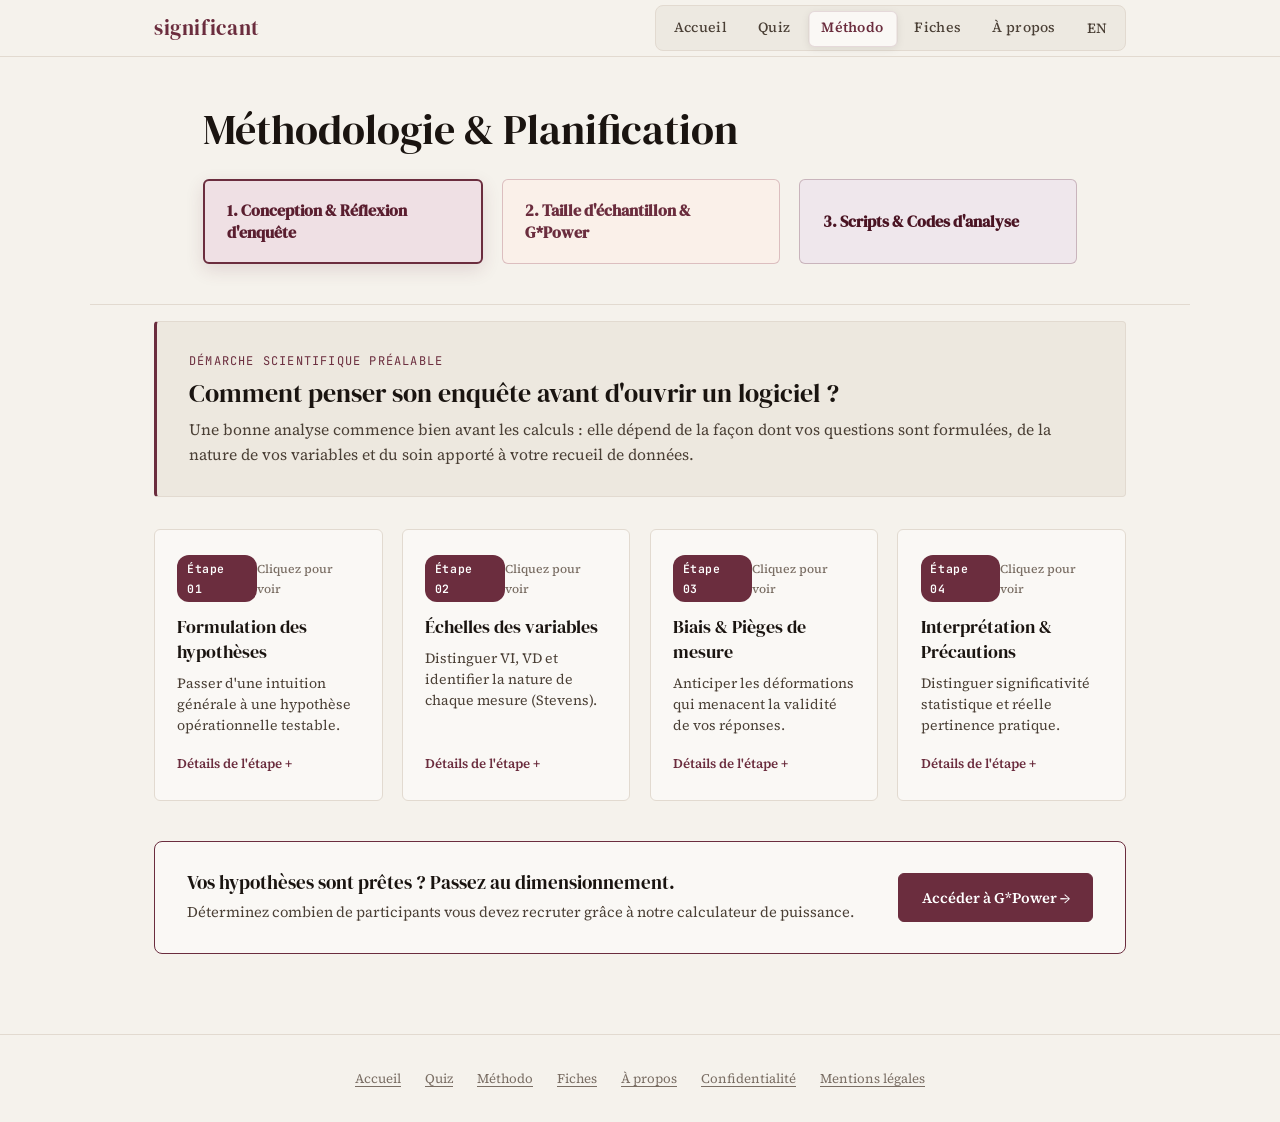
<file: methodo.html>
<!DOCTYPE html>
<html lang="fr">

<head>
    <meta charset="UTF-8">
    <meta name="viewport" content="width=device-width, initial-scale=1.0">
    <title>Méthodologie &amp; Planification — Significant</title>
    <meta name="description" content="Guide méthodologique : conception d'enquête, calcul de taille d'échantillon avec G*Power et bibliothèque de scripts d'analyse.">

    <link rel="preconnect" href="https://fonts.googleapis.com">
    <link rel="preconnect" href="https://fonts.gstatic.com" crossorigin>
    <link href="https://fonts.googleapis.com/css2?family=DM+Serif+Display:ital@0;1&family=Source+Serif+4:ital,wght@0,300;0,400;0,600;1,400&family=JetBrains+Mono:wght@400;600&display=swap" rel="stylesheet">

    <link rel="stylesheet" href="style.css?v=13">
    <script src="translations.js?v=5"></script>
    <script src="i18n.js" defer></script>
    <script src="script.js" defer></script>
    <script src="gpower_calc.js" defer></script>
</head>

<body>

    <!-- =============== LOADER =============== -->
    <div id="page-loader">
        <div class="loader-inner">
            <div class="loader-wordmark">significant</div>
            <div class="loader-shimmer-text text-shimmer" data-i18n="loading">Chargement...</div>
            <div class="loader-bar-track"><div class="loader-bar-fill"></div></div>
        </div>
    </div>

    <!-- =============== NAVIGATION =============== -->
    <nav class="site-nav" role="navigation" aria-label="Navigation principale">
        <div class="nav-inner">
            <a href="index.html" class="site-wordmark" aria-label="Significant — Accueil">significant</a>

            <button class="nav-toggle" id="nav-toggle" aria-label="Ouvrir le menu" aria-expanded="false">
                <svg width="22" height="22" viewBox="0 0 24 24" fill="none" stroke="currentColor" stroke-width="2">
                    <line x1="3" y1="6" x2="21" y2="6"/>
                    <line x1="3" y1="12" x2="21" y2="12"/>
                    <line x1="3" y1="18" x2="21" y2="18"/>
                </svg>
            </button>

            <ul class="nav-links" id="nav-links" role="list">
                <li><a href="index.html" data-i18n="nav-accueil">Accueil</a></li>
                <li><a href="index.html#quiz" data-i18n="nav-quiz">Quiz</a></li>
                <li><a href="methodo.html" class="active" data-i18n="nav-methodo">Méthodo</a></li>
                <li><a href="theory.html" data-i18n="nav-fiches">Fiches</a></li>
                <li><a href="about.html" data-i18n="nav-about">À propos</a></li>
                <li><button id="lang-toggle" class="lang-btn" aria-label="Changer de langue">EN</button></li>
            </ul>
        </div>
    </nav>

    <!-- =============== HERO =============== -->
    <header class="small-hero" role="banner">
        <div class="container text-center">
            <h1 data-i18n="methodo-title">Méthodologie &amp; Planification</h1>

            <!-- Onglets de sélection méthodologique -->
            <div class="methodo-tab-selector" role="tablist" aria-label="Étapes méthodologiques">
                <button type="button" class="methodo-tab-btn tab-btn-conception active" id="tab-btn-conception" role="tab" aria-selected="true" aria-controls="section-conception" onclick="switchMethodoTab('conception')">
                    <strong data-i18n="methodo-tab-conception">1. Conception &amp; Réflexion d'enquête</strong>
                </button>
                <button type="button" class="methodo-tab-btn tab-btn-gpower" id="tab-btn-gpower" role="tab" aria-selected="false" aria-controls="section-gpower" onclick="switchMethodoTab('gpower')">
                    <strong data-i18n="methodo-tab-gpower">2. Taille d'échantillon &amp; G*Power</strong>
                </button>
                <button type="button" class="methodo-tab-btn tab-btn-codes" id="tab-btn-codes" role="tab" aria-selected="false" aria-controls="section-codes" onclick="switchMethodoTab('codes')">
                    <strong data-i18n="methodo-tab-codes">3. Scripts &amp; Codes d'analyse</strong>
                </button>
            </div>
        </div>
    </header>

    <main class="container" style="padding-top: 1rem; padding-bottom: 5rem;">

        <!-- ========================================================
             1 : CONCEPTION & RÉFLEXION THÉORIQUE D'ENQUÊTE
             ======================================================== -->
        <section id="section-conception" class="methodo-section" role="tabpanel" aria-labelledby="tab-btn-conception">
            <div class="methodo-intro-box">
                <span class="methodo-lead-kicker">Démarche scientifique préalable</span>
                <h2>Comment penser son enquête avant d'ouvrir un logiciel ?</h2>
                <p>
                    Une bonne analyse commence bien avant les calculs : elle dépend de la façon dont vos questions sont formulées, 
                    de la nature de vos variables et du soin apporté à votre recueil de données.
                </p>
            </div>

            <!-- FRISE CHRONOLOGIQUE DES 4 ÉTAPES -->
            <div class="methodo-timeline" role="region" aria-label="Frise des étapes de conception">
                <!-- Étape 1 -->
                <div class="timeline-step-card" onclick="openStepModal(1)" role="button" tabindex="0" onkeydown="if(event.key==='Enter') openStepModal(1)">
                    <div class="timeline-step-header">
                        <span class="timeline-step-pill">Étape 01</span>
                        <span class="timeline-step-hint">Cliquez pour voir</span>
                    </div>
                    <h3>Formulation des hypothèses</h3>
                    <p>Passer d'une intuition générale à une hypothèse opérationnelle testable.</p>
                    <span class="timeline-step-action">Détails de l'étape +</span>
                </div>

                <!-- Étape 2 -->
                <div class="timeline-step-card" onclick="openStepModal(2)" role="button" tabindex="0" onkeydown="if(event.key==='Enter') openStepModal(2)">
                    <div class="timeline-step-header">
                        <span class="timeline-step-pill">Étape 02</span>
                        <span class="timeline-step-hint">Cliquez pour voir</span>
                    </div>
                    <h3>Échelles des variables</h3>
                    <p>Distinguer VI, VD et identifier la nature de chaque mesure (Stevens).</p>
                    <span class="timeline-step-action">Détails de l'étape +</span>
                </div>

                <!-- Étape 3 -->
                <div class="timeline-step-card" onclick="openStepModal(3)" role="button" tabindex="0" onkeydown="if(event.key==='Enter') openStepModal(3)">
                    <div class="timeline-step-header">
                        <span class="timeline-step-pill">Étape 03</span>
                        <span class="timeline-step-hint">Cliquez pour voir</span>
                    </div>
                    <h3>Biais &amp; Pièges de mesure</h3>
                    <p>Anticiper les déformations qui menacent la validité de vos réponses.</p>
                    <span class="timeline-step-action">Détails de l'étape +</span>
                </div>

                <!-- Étape 4 -->
                <div class="timeline-step-card" onclick="openStepModal(4)" role="button" tabindex="0" onkeydown="if(event.key==='Enter') openStepModal(4)">
                    <div class="timeline-step-header">
                        <span class="timeline-step-pill">Étape 04</span>
                        <span class="timeline-step-hint">Cliquez pour voir</span>
                    </div>
                    <h3>Interprétation &amp; Précautions</h3>
                    <p>Distinguer significativité statistique et réelle pertinence pratique.</p>
                    <span class="timeline-step-action">Détails de l'étape +</span>
                </div>
            </div>

            <!-- MODALE POP-IN POUR LES DÉTAILS D'ÉTAPE -->
            <div id="methodo-step-modal" class="methodo-modal-backdrop" onclick="if(event.target === this) closeStepModal()" aria-hidden="true" role="dialog" aria-modal="true">
                <div class="methodo-modal-box">
                    <button type="button" class="methodo-modal-close-btn" onclick="closeStepModal()" aria-label="Fermer la fenêtre">×</button>
                    <span class="methodo-modal-kicker" id="modal-step-kicker">Étape 01</span>
                    <h2 id="modal-step-title">Formulation des hypothèses de recherche</h2>
                    <div class="methodo-modal-body" id="modal-step-body">
                        <!-- Rempli dynamiquement -->
                    </div>
                </div>
            </div>

            <!-- Callout vers G*Power -->
            <div class="methodo-switch-callout">
                <div class="methodo-switch-text">
                    <h4>Vos hypothèses sont prêtes ? Passez au dimensionnement.</h4>
                    <p>Déterminez combien de participants vous devez recruter grâce à notre calculateur de puissance.</p>
                </div>
                <button type="button" class="methodo-cta-btn" onclick="switchMethodoTab('gpower')">
                    Accéder à G*Power →
                </button>
            </div>
        </section>

        <!-- ========================================================
             2 : TAILLE D'ÉCHANTILLON & GUIDE G*POWER
             ======================================================== -->
        <section id="section-gpower" class="methodo-section" role="tabpanel" aria-labelledby="tab-btn-gpower" style="display: none;">
            
            <!-- PRÉSENTATION CLAIRE & ACCESSIBLE DE G*POWER -->
            <div class="gpower-welcome-card">
                <div class="gpower-welcome-main">
                    <span class="methodo-lead-kicker">Dimensionnement &amp; Puissance statistique</span>
                    <h2>Comprendre et utiliser G*Power simplement</h2>
                    <p class="gpower-welcome-desc">
                        <strong>G*Power</strong> est le logiciel libre de référence (conçu par l'Université de Düsseldorf) pour calculer la <button type="button" class="glossary-term-link" onclick="openGlossary('power-beta')">puissance statistique (1 - β)</button> et connaître précisément la <button type="button" class="glossary-term-link" onclick="openGlossary('n-total')">taille d'échantillon</button> à recruter. Il évite deux écueils majeurs : recruter trop peu de participants (ce qui rendrait vos effets invisibles) ou en recruter trop inutilement.
                    </p>
                    <p class="gpower-welcome-helper">
                        Ses menus en anglais peuvent intimider au premier abord : <strong>notre guide interactif ci-dessous vous indique pas à pas</strong> quelle famille de test cocher, quels paramètres taper et où lire votre résultat.
                    </p>
                </div>
                <div class="gpower-welcome-aside">
                    <div class="gpower-dl-box">
                        <span class="gpower-dl-tag">Logiciel officiel</span>
                        <h4>Obtenir G*Power</h4>
                        <p>100% gratuit • Windows &amp; Mac</p>
                        <a href="https://www.psychologie.hhu.de/arbeitsgruppen/allgemeine-psychologie-und-arbeitspsychologie/gpower" target="_blank" rel="noopener noreferrer" class="gpower-dl-btn" aria-label="Télécharger G*Power sur le site officiel de l'Université de Düsseldorf">
                            Télécharger G*Power ↗
                        </a>
                        <span class="gpower-dl-sub">Site officiel Université de Düsseldorf</span>
                    </div>
                </div>
            </div>

            <!-- NAVIGATEUR INTERACTIF PAS À PAS (DIRECTEMENT VISIBLE) -->
            <div class="gpower-wizard-panel" id="gpower-wizard-panel">
                
                <!-- Barre d'avancement & navigation -->
                <div class="gpower-wizard-topbar">
                    <button type="button" id="map-back-btn" class="gpower-nav-btn gpower-nav-back" onclick="mapGoBack()" style="display: none;">
                        ← <span data-i18n="nav-retour">Étape précédente</span>
                    </button>
                    
                    <div class="gpower-breadcrumbs" id="gpower-breadcrumbs" aria-live="polite">
                        <!-- Rempli dynamiquement -->
                    </div>

                    <button type="button" id="map-reset-btn" class="gpower-nav-btn gpower-nav-reset" onclick="mapReset()">
                        ↺ <span data-i18n="quiz-restart-btn">Recommencer</span>
                    </button>
                </div>

                <!-- Zone d'affichage des cartes interactives -->
                <div id="mindmap-container" class="gpower-cards-container gpower-grid-2">
                    <!-- Rendu dynamique par gpower_view.js -->
                </div>

                <!-- Fiche détaillée finale pas à pas dans G*Power -->
                <div id="detail-card" class="gpower-detail-card" style="display: none;">
                    <div id="detail-content"></div>
                </div>

                <div id="mindmap-tooltip" class="mindmap-tooltip"></div>
            </div>
        </section>

        <!-- ========================================================
             3 : SCRIPTS & CODES D'ANALYSE (PYTHON • R • JAMOVI)
             ======================================================== -->
        <section id="section-codes" class="methodo-section" role="tabpanel" aria-labelledby="tab-btn-codes" style="display: none;">
            <div class="methodo-intro-box">
                <h2>Scripts &amp; tutoriels d'analyse</h2>
                <p>
                    Voici différentes façons de mettre en pratique les tests pour analyser vos données.
                </p>
            </div>

            <!-- Barre de recherche rapide & filtres d'outil -->
            <div class="codes-search-toolbar">
                <div class="codes-search-box">
                    <svg width="18" height="18" viewBox="0 0 24 24" fill="none" stroke="currentColor" stroke-width="2.2" stroke-linecap="round" stroke-linejoin="round">
                        <circle cx="11" cy="11" r="8"/>
                        <line x1="21" y1="21" x2="16.65" y2="16.65"/>
                    </svg>
                    <input type="text" id="codes-search-input" placeholder="Rechercher un test (ex: Student, Anova, Chi-2, Régression...)" aria-label="Rechercher un test" oninput="filterCodes(this.value)">
                    <button type="button" id="codes-search-clear" class="codes-search-clear" onclick="clearCodesSearch()" style="display:none;" aria-label="Effacer">✕</button>
                </div>
                <div class="codes-lang-global-toggles">
                    <span class="codes-toggle-label">Outil par défaut :</span>
                    <button type="button" class="codes-lang-pill active" onclick="setGlobalCodeLang('python', this)">Python</button>
                    <button type="button" class="codes-lang-pill" onclick="setGlobalCodeLang('r', this)">R</button>
                    <button type="button" class="codes-lang-pill" onclick="setGlobalCodeLang('jamovi', this)">Jamovi</button>
                </div>
            </div>

            <!-- Deck des cartes de tests statistiques -->
            <div class="codes-deck-grid" id="codes-cards-list"></div>

            <!-- MODALE POP-IN POUR LE DÉTAIL DU TEST SÉLECTIONNÉ -->
            <div id="code-detail-modal" class="methodo-modal-backdrop" onclick="if(event.target === this) closeCodeModal()" aria-hidden="true" role="dialog" aria-modal="true">
                <div class="methodo-modal-box code-modal-box">
                    <button type="button" class="methodo-modal-close-btn" onclick="closeCodeModal()" aria-label="Fermer la fenêtre">×</button>
                    <div id="code-modal-content">
                        <!-- Rempli dynamiquement lors du clic sur une carte -->
                    </div>
                </div>
            </div>
        </section>

    </main>

    <!-- =============== MODAL GLOSSAIRE =============== -->
    <div id="glossary-modal" class="modal-overlay" style="display: none;" onclick="closeGlossary()" role="dialog" aria-modal="true" aria-labelledby="glossary-term">
        <div class="modal-content" onclick="event.stopPropagation()">
            <button class="modal-close" onclick="closeGlossary()" aria-label="Fermer">×</button>
            <div id="glossary-content">
                <h3 id="glossary-term">Terme</h3>
                <p id="glossary-def">Définition</p>
            </div>
        </div>
    </div>

    <!-- =============== FOOTER =============== -->
    <footer class="site-footer" role="contentinfo">
        <div class="footer-links">
            <a href="index.html" data-i18n="nav-accueil">Accueil</a>
            <a href="index.html#quiz" data-i18n="nav-quiz">Quiz</a>
            <a href="methodo.html" data-i18n="nav-methodo">Méthodo</a>
            <a href="theory.html" data-i18n="nav-fiches">Fiches</a>
            <a href="about.html" data-i18n="nav-about">À propos</a>
            <a href="privacy.html">Confidentialité</a>
            <a href="legal.html">Mentions légales</a>
        </div>
    </footer>

    <!-- Scripts G*Power, Méthodo & Métadonnées des Tests -->
    <script src="quiz_test_meta.js?v=4"></script>
    <script src="gpower_data.js?v=4"></script>
    <script src="gpower_view.js?v=4"></script>

    <script>
        let activeGlobalLang = 'python';

        function escapeCodeHtml(str) {
            if (!str) return '';
            return str
                .replace(/&/g, '&amp;')
                .replace(/</g, '&lt;')
                .replace(/>/g, '&gt;')
                .replace(/"/g, '&quot;')
                .replace(/'/g, '&#039;');
        }

        // Construction dynamique du Deck de Cartes de tests
        function renderCodesSection(targetTestKey = null) {
            const container = document.getElementById('codes-cards-list');
            if (!container || typeof quizTestMeta === 'undefined') return;

            const currentLang = (typeof currentLanguage !== 'undefined' && currentLanguage) || 'fr';
            let html = '';

            for (const [testKey, meta] of Object.entries(quizTestMeta)) {
                const title = (meta.displayTitle && (meta.displayTitle[currentLang] || meta.displayTitle.fr)) || testKey;
                const desc = (meta.description && (meta.description[currentLang] || meta.description.fr)) || '';
                const rarity = meta.rarity || 'commune';
                const rarityLabel = (typeof getT === 'function' && getT('card-rarity-' + rarity)) || (typeof uiTranslations !== 'undefined' && uiTranslations[currentLang] && uiTranslations[currentLang]['card-rarity-' + rarity]) || rarity;

                html += `
                    <div class="code-deck-card" id="code-deck-card-${testKey}" data-test-key="${testKey}" onclick="openCodeModal('${testKey}')" role="button" tabindex="0" onkeydown="if(event.key==='Enter'||event.key===' '){event.preventDefault();openCodeModal('${testKey}');}">
                        <div class="code-deck-header">
                            <span class="code-deck-arrow">Ouvrir le tutoriel →</span>
                        </div>
                        <h3 class="code-deck-title">${title}</h3>
                        ${desc ? `<p class="code-deck-desc">${desc}</p>` : ''}
                        <div class="code-deck-footer">
                            <div class="code-deck-badges">
                                <span class="code-deck-badge badge-py">Python</span>
                                <span class="code-deck-badge badge-r">R</span>
                                <span class="code-deck-badge badge-jamovi">Jamovi</span>
                            </div>
                            <span class="code-deck-view-hint">Voir les codes +</span>
                        </div>
                    </div>
                `;
            }

            container.innerHTML = html;

            if (targetTestKey && quizTestMeta[targetTestKey]) {
                setTimeout(() => {
                    openCodeModal(targetTestKey);
                }, 180);
            }
        }

        let currentModalTestKey = null;

        // Ouvrir la modale détaillée pour un test
        function openCodeModal(testKey) {
            const meta = (typeof quizTestMeta !== 'undefined') && quizTestMeta[testKey];
            const modal = document.getElementById('code-detail-modal');
            const content = document.getElementById('code-modal-content');
            if (!meta || !modal || !content) return;

            currentModalTestKey = testKey;
            const currentLang = (typeof currentLanguage !== 'undefined' && currentLanguage) || 'fr';
            const title = (meta.displayTitle && (meta.displayTitle[currentLang] || meta.displayTitle.fr)) || testKey;
            const desc = (meta.description && (meta.description[currentLang] || meta.description.fr)) || '';
            const howToUse = (meta.howToUse && (meta.howToUse[currentLang] || meta.howToUse.fr)) || '';
            const courseId = meta.courseId || '';
            const courseUrl = courseId ? `theory.html#${courseId}` : 'theory.html';
            const pythonCode = escapeCodeHtml(meta.codePython || '# Code indisponible');
            const rCode = escapeCodeHtml(meta.codeR || '# Code indisponible');
            const jamoviText = escapeCodeHtml((meta.jamoviPath && (meta.jamoviPath[currentLang] || meta.jamoviPath.fr)) || 'Analyses › Consulter le manuel');

            content.innerHTML = `
                <div class="code-modal-header">
                    <div class="code-modal-title-group">
                        <h2 class="code-modal-title">${title}</h2>
                    </div>
                    <a href="${courseUrl}" class="code-card-theory-link" target="_blank" title="Lire la fiche théorique">
                        Consulter la fiche théorique →
                    </a>
                </div>

                ${desc ? `<p class="code-modal-desc">${desc}</p>` : ''}

                ${howToUse ? `
                    <div class="code-modal-usage-box">
                        <div class="code-usage-label">Cas d'usage &amp; Prérequis :</div>
                        <p class="code-usage-text">${howToUse}</p>
                    </div>
                ` : ''}

                <div class="code-modal-lang-tabs-bar">
                    <span class="code-tabs-intro-label">Choisir votre outil :</span>
                    <div class="code-card-lang-tabs" role="tablist">
                        <button type="button" class="code-tab-btn ${activeGlobalLang === 'python' ? 'active' : ''}" data-lang="python" onclick="switchModalCodeLang('${testKey}', 'python', this)">Python</button>
                        <button type="button" class="code-tab-btn ${activeGlobalLang === 'r' ? 'active' : ''}" data-lang="r" onclick="switchModalCodeLang('${testKey}', 'r', this)">R</button>
                        <button type="button" class="code-tab-btn ${activeGlobalLang === 'jamovi' ? 'active' : ''}" data-lang="jamovi" onclick="switchModalCodeLang('${testKey}', 'jamovi', this)">Jamovi</button>
                    </div>
                </div>

                <div class="code-card-pane" id="modal-pane-${testKey}-python" style="${activeGlobalLang === 'python' ? '' : 'display:none;'}">
                    <div class="code-card-pane-toolbar">
                        <span class="code-lib-tag">scipy.stats / statsmodels</span>
                        <button type="button" class="code-copy-action-btn" onclick="copySnippet('modal-snippet-${testKey}-python', this)" aria-label="Copier le code Python">
                            <svg width="14" height="14" viewBox="0 0 24 24" fill="none" stroke="currentColor" stroke-width="2.2"><rect x="9" y="9" width="13" height="13" rx="2" ry="2"/><path d="M5 15H4a2 2 0 0 1-2-2V4a2 2 0 0 1 2-2h9a2 2 0 0 1 2 2v1"/></svg>
                            <span>Copier le script</span>
                        </button>
                    </div>
                    <pre><code id="modal-snippet-${testKey}-python">${pythonCode}</code></pre>
                </div>

                <div class="code-card-pane" id="modal-pane-${testKey}-r" style="${activeGlobalLang === 'r' ? '' : 'display:none;'}">
                    <div class="code-card-pane-toolbar">
                        <span class="code-lib-tag">R base / stats</span>
                        <button type="button" class="code-copy-action-btn" onclick="copySnippet('modal-snippet-${testKey}-r', this)" aria-label="Copier le code R">
                            <svg width="14" height="14" viewBox="0 0 24 24" fill="none" stroke="currentColor" stroke-width="2.2"><rect x="9" y="9" width="13" height="13" rx="2" ry="2"/><path d="M5 15H4a2 2 0 0 1-2-2V4a2 2 0 0 1 2-2h9a2 2 0 0 1 2 2v1"/></svg>
                            <span>Copier le script</span>
                        </button>
                    </div>
                    <pre><code id="modal-snippet-${testKey}-r">${rCode}</code></pre>
                </div>

                <div class="code-card-pane" id="modal-pane-${testKey}-jamovi" style="${activeGlobalLang === 'jamovi' ? '' : 'display:none;'}">
                    <div class="code-card-pane-toolbar">
                        <span class="code-lib-tag">Jamovi • Interface</span>
                        <button type="button" class="code-copy-action-btn" onclick="copySnippet('modal-snippet-${testKey}-jamovi', this)" aria-label="Copier les instructions Jamovi">
                            <svg width="14" height="14" viewBox="0 0 24 24" fill="none" stroke="currentColor" stroke-width="2.2"><rect x="9" y="9" width="13" height="13" rx="2" ry="2"/><path d="M5 15H4a2 2 0 0 1-2-2V4a2 2 0 0 1 2-2h9a2 2 0 0 1 2 2v1"/></svg>
                            <span>Copier le chemin</span>
                        </button>
                    </div>
                    <div class="jamovi-instruction-box">
                        <div class="jamovi-instruction-path" id="modal-snippet-${testKey}-jamovi">${jamoviText}</div>
                    </div>
                </div>
            `;

            modal.classList.add('is-open');
            modal.setAttribute('aria-hidden', 'false');
            document.body.style.overflow = 'hidden';
        }

        // Fermer la modale du code
        function closeCodeModal() {
            const modal = document.getElementById('code-detail-modal');
            if (modal) {
                modal.classList.remove('is-open');
                modal.setAttribute('aria-hidden', 'true');
            }
            currentModalTestKey = null;
            document.body.style.overflow = '';
        }

        function switchModalCodeLang(testKey, lang, btn) {
            const modal = document.getElementById('code-detail-modal');
            if (!modal) return;
            const tabs = modal.querySelectorAll('.code-card-lang-tabs .code-tab-btn');
            tabs.forEach(t => t.classList.remove('active'));
            if (btn) btn.classList.add('active');

            const panes = modal.querySelectorAll('.code-card-pane');
            panes.forEach(p => p.style.display = 'none');

            const targetPane = document.getElementById(`modal-pane-${testKey}-${lang}`);
            if (targetPane) targetPane.style.display = 'block';
        }

        function setGlobalCodeLang(lang, btn) {
            activeGlobalLang = lang;
            const pills = document.querySelectorAll('.codes-lang-pill');
            pills.forEach(p => p.classList.remove('active'));
            if (btn) btn.classList.add('active');

            if (currentModalTestKey) {
                const modal = document.getElementById('code-detail-modal');
                const targetBtn = modal ? modal.querySelector(`.code-card-lang-tabs .code-tab-btn[data-lang="${lang}"]`) : null;
                switchModalCodeLang(currentModalTestKey, lang, targetBtn);
            }
        }

        function copySnippet(elementId, btn) {
            const el = document.getElementById(elementId);
            if (!el) return;
            const text = el.innerText || el.textContent;
            navigator.clipboard.writeText(text).then(() => {
                const originalHtml = btn.innerHTML;
                btn.innerHTML = `<svg width="14" height="14" viewBox="0 0 24 24" fill="none" stroke="#22c55e" stroke-width="2.5"><polyline points="20 6 9 17 4 12"/></svg><span style="color:#22c55e;font-weight:700;">Copié !</span>`;
                btn.classList.add('copied');
                setTimeout(() => {
                    btn.innerHTML = originalHtml;
                    btn.classList.remove('copied');
                }, 2200);
            }).catch(() => {
                const range = document.createRange();
                range.selectNodeContents(el);
                const sel = window.getSelection();
                sel.removeAllRanges();
                sel.addRange(range);
            });
        }

        function filterCodes(query) {
            const q = (query || '').toLowerCase().trim();
            const clearBtn = document.getElementById('codes-search-clear');
            if (clearBtn) clearBtn.style.display = q ? 'block' : 'none';

            const cards = document.querySelectorAll('.code-deck-card');
            cards.forEach(card => {
                const text = card.textContent.toLowerCase();
                const key = card.getAttribute('data-test-key') || '';
                if (!q || text.includes(q) || key.includes(q)) {
                    card.style.display = 'flex';
                } else {
                    card.style.display = 'none';
                }
            });
        }

        function clearCodesSearch() {
            const input = document.getElementById('codes-search-input');
            if (input) {
                input.value = '';
                filterCodes('');
                input.focus();
            }
        }

        // Données des étapes de la frise méthodologique
        const methodoStepsData = {
            1: {
                kicker: "Étape 01",
                title: "Formulation des hypothèses de recherche",
                body: `
                    <p>Passer d'une intuition générale à une hypothèse claire est la première étape indispensable pour cadrer votre démarche.</p>
                    <ul>
                        <li><strong>Hypothèse nulle (H₀) :</strong> Le postulat selon lequel il n'y a aucun effet ou aucune différence dans la population. C'est ce que votre test statistique va chercher à réfuter.</li>
                        <li><strong>Hypothèse alternative (H₁) :</strong> L'affirmation qu'une différence ou qu'un lien réel existe entre vos variables.</li>
                        <li><strong>Réfutabilité :</strong> Définir à l'avance ce qui permettrait d'invalider votre supposition. Pour approfondir, consultez la fiche sur la <a href="theory.html?id=conception-questionnaire" class="methodo-concept-link">formulation des questions d'enquête</a>.</li>
                    </ul>
                `
            },
            2: {
                kicker: "Étape 02",
                title: "Définition & Échelles des variables",
                body: `
                    <p>La nature de vos variables dicte mathématiquement quels calculs et tests statistiques sont autorisés.</p>
                    <ul>
                        <li><strong>Variable Indépendante (VI) :</strong> Le facteur explicatif ou le groupe comparé (ex : méthode d'enseignement, genre).</li>
                        <li><strong>Variable Dépendante (VD) :</strong> La mesure du résultat observé (ex : score à l'examen, temps de réaction).</li>
                        <li><strong>Échelles de mesure :</strong> Consultez le cours sur les <a href="theory.html?id=guide-traducteur" class="methodo-concept-link">échelles de Stevens</a> pour distinguer variables nominales (catégories), ordinales (rangs) et quantitatives (scores continus).</li>
                    </ul>
                `
            },
            3: {
                kicker: "Étape 03",
                title: "Biais de recueil & Pièges de mesure",
                body: `
                    <p>Un questionnaire mal calibré ou un mauvais mode de passation produit des données faussées, quel que soit l'outil statistique utilisé.</p>
                    <ul>
                        <li><strong>Biais d'échantillonnage :</strong> Quand les personnes interrogées ne représentent pas fidèlement votre population cible (ex : sondage en ligne partagé à ses seuls proches). Voir la fiche sur le <a href="theory.html?id=biais-enquete" class="methodo-concept-link">biais d'échantillonnage et de sélection</a>.</li>
                        <li><strong>Désirabilité sociale :</strong> Tendance des répondants à vouloir paraître sous un jour favorable. Voir la fiche sur la <a href="theory.html?id=biais-enquete" class="methodo-concept-link">désirabilité sociale</a>.</li>
                        <li><strong>Nettoyage préalable :</strong> Pensez à vérifier les erreurs de saisie et à identifier les <a href="theory.html?id=nettoyage-donnees" class="methodo-concept-link">valeurs aberrantes (outliers)</a>.</li>
                    </ul>
                `
            },
            4: {
                kicker: "Étape 04",
                title: "Interprétation & Précautions d'usage",
                body: `
                    <p>Un résultat chiffré ne prend son sens que si l'on prend le recul nécessaire sur les conditions de sa production.</p>
                    <ul>
                        <li><strong>Au-delà de la p-value :</strong> Une différence significative (p &lt; 0.05) peut avoir un impact pratique minime si la taille d'effet est quasi nulle.</li>
                        <li><strong>Angles morts de la collecte :</strong> Gardez toujours en tête ce que votre enquête n'a pas pu mesurer et les personnes qui n'ont pas répondu. Consultez la fiche sur les <a href="theory.html?id=reflexivite" class="methodo-concept-link">limites et angles morts du recueil</a>.</li>
                        <li><strong>Transparence :</strong> Documentez clairement le nombre de non-réponses et les limites de votre méthode.</li>
                    </ul>
                `
            }
        };

        function openStepModal(stepNum) {
            const data = methodoStepsData[stepNum];
            if (!data) return;

            document.getElementById('modal-step-kicker').textContent = data.kicker;
            document.getElementById('modal-step-title').textContent = data.title;
            document.getElementById('modal-step-body').innerHTML = data.body;

            const modal = document.getElementById('methodo-step-modal');
            modal.classList.add('is-open');
            modal.setAttribute('aria-hidden', 'false');
            document.body.style.overflow = 'hidden';
        }

        function closeStepModal() {
            const modal = document.getElementById('methodo-step-modal');
            if (modal) {
                modal.classList.remove('is-open');
                modal.setAttribute('aria-hidden', 'true');
            }
            document.body.style.overflow = '';
        }

        document.addEventListener('keydown', function(e) {
            if (e.key === 'Escape') {
                closeStepModal();
                closeCodeModal();
                if (typeof closeGlossary === 'function') closeGlossary();
            }
        });

        // Gestion des 3 onglets méthodologiques avec support du Hash (#conception / #gpower / #codes)
        function switchMethodoTab(tabKey, targetTest = null) {
            const tabConception = document.getElementById('tab-btn-conception');
            const tabGpower = document.getElementById('tab-btn-gpower');
            const tabCodes = document.getElementById('tab-btn-codes');
            const secConception = document.getElementById('section-conception');
            const secGpower = document.getElementById('section-gpower');
            const secCodes = document.getElementById('section-codes');

            [tabConception, tabGpower, tabCodes].forEach(t => {
                if (t) {
                    t.classList.remove('active');
                    t.setAttribute('aria-selected', 'false');
                }
            });
            if (secConception) secConception.style.display = 'none';
            if (secGpower) secGpower.style.display = 'none';
            if (secCodes) secCodes.style.display = 'none';

            if (tabKey === 'gpower') {
                tabGpower.classList.add('active');
                tabGpower.setAttribute('aria-selected', 'true');
                secGpower.style.display = 'block';
                window.location.hash = 'gpower';

                if (typeof mapReset === 'function') {
                    mapReset();
                }
            } else if (tabKey === 'codes') {
                tabCodes.classList.add('active');
                tabCodes.setAttribute('aria-selected', 'true');
                secCodes.style.display = 'block';
                window.location.hash = 'codes';
                renderCodesSection(targetTest);
            } else {
                tabConception.classList.add('active');
                tabConception.setAttribute('aria-selected', 'true');
                secConception.style.display = 'block';
                window.location.hash = 'conception';
            }
        }

        // Détection initiale de l'ancre URL et des paramètres d'URL (?test=...)
        window.addEventListener('DOMContentLoaded', function() {
            const urlParams = new URLSearchParams(window.location.search);
            const testParam = urlParams.get('test');
            const hash = window.location.hash.toLowerCase();

            if (testParam || hash.includes('code')) {
                switchMethodoTab('codes', testParam);
            } else if (hash.includes('gpower') || hash.includes('puissance')) {
                switchMethodoTab('gpower');
            } else {
                switchMethodoTab('conception');
            }
        });

        // Smooth loader fadeout
        window.addEventListener('load', function() {
            const loader = document.getElementById('page-loader');
            if (loader) {
                loader.classList.add('hidden');
                setTimeout(() => loader.remove(), 450);
            }
        });
    </script>
</body>

</html>
</file>
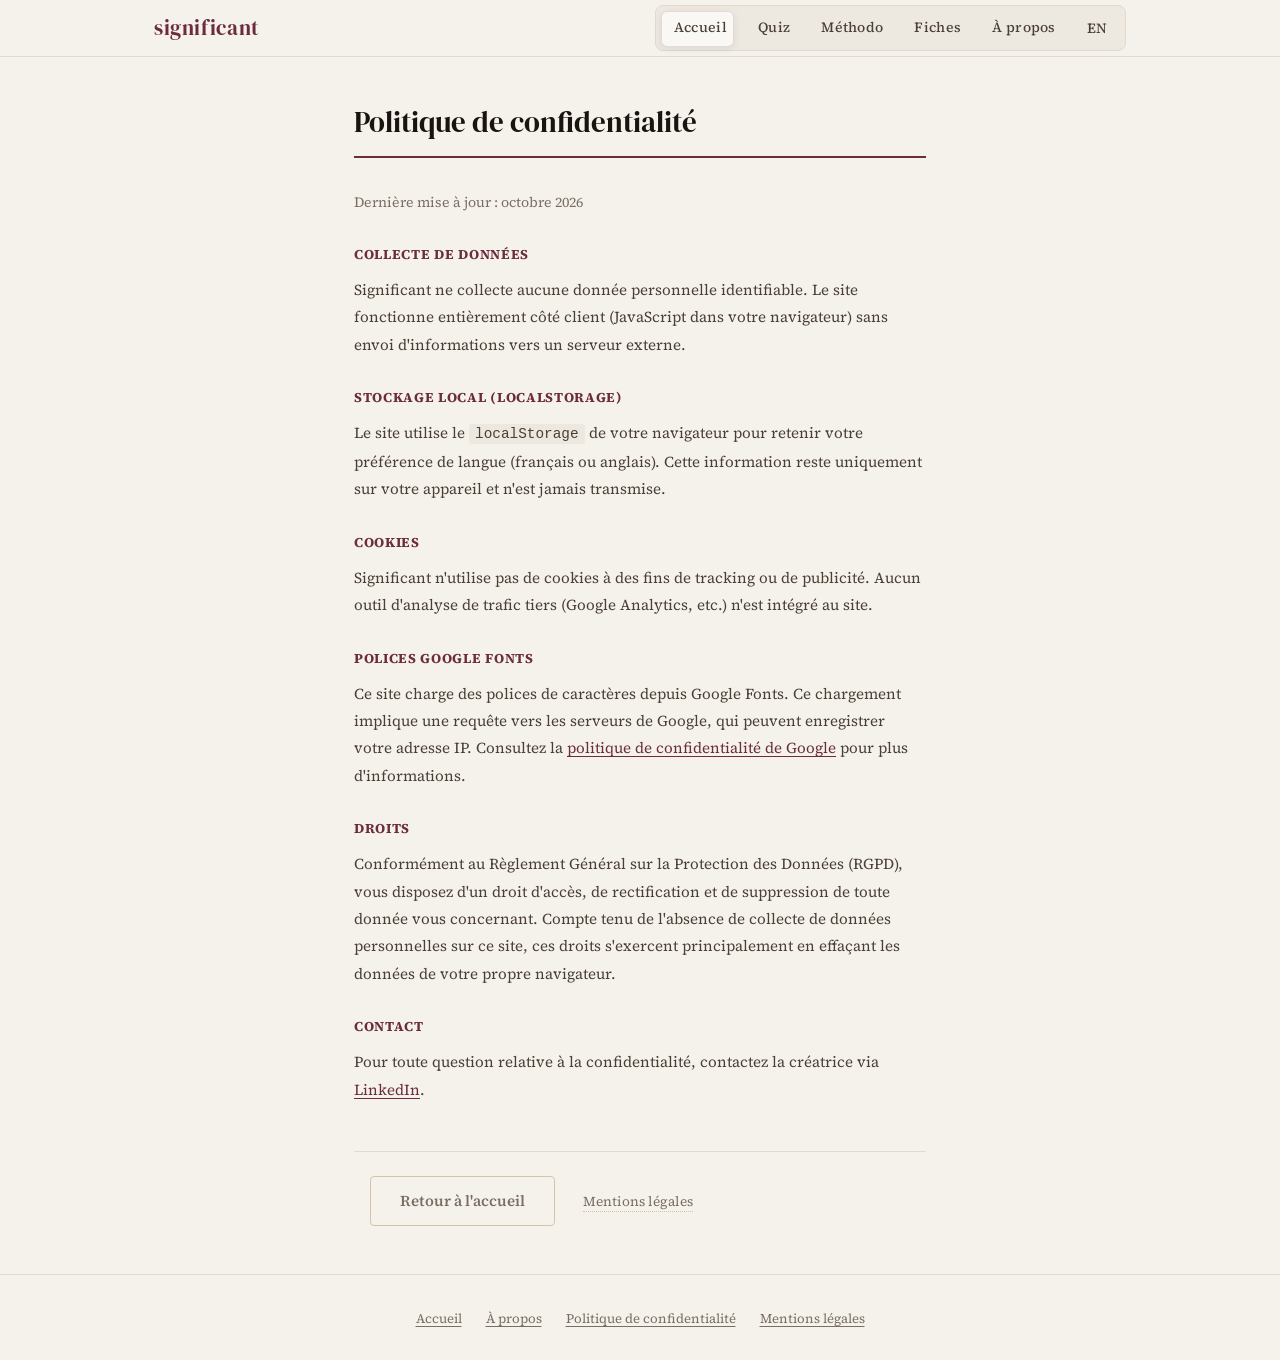
<file: privacy.html>
<!DOCTYPE html>
<html lang="fr">

<head>
    <meta charset="UTF-8">
    <meta name="viewport" content="width=device-width, initial-scale=1.0">
    <title>Politique de confidentialité — Significant</title>
    <meta name="description" content="Politique de confidentialité du site Significant.">
    <link rel="preconnect" href="https://fonts.googleapis.com">
    <link rel="preconnect" href="https://fonts.gstatic.com" crossorigin>
    <link href="https://fonts.googleapis.com/css2?family=DM+Serif+Display:ital@0;1&family=Source+Serif+4:ital,wght@0,300;0,400;0,600;1,400&display=swap" rel="stylesheet">
    <link rel="stylesheet" href="style.css">
    <script src="i18n.js" defer></script>
</head>

<body>

    <div id="page-loader">
        <div class="loader-inner">
            <div class="loader-wordmark">significant</div>
            <div class="loader-shimmer-text text-shimmer">Chargement...</div>
            <div class="loader-bar-track"><div class="loader-bar-fill"></div></div>
        </div>
    </div>

    <!-- =============== NAVIGATION =============== -->
    <nav class="site-nav" role="navigation" aria-label="Navigation principale">
        <div class="nav-inner">
            <a href="index.html" class="site-wordmark" aria-label="Significant — Accueil">significant</a>

            <button class="nav-toggle" id="nav-toggle" aria-label="Ouvrir le menu" aria-expanded="false">
                <svg width="22" height="22" viewBox="0 0 24 24" fill="none" stroke="currentColor" stroke-width="2">
                    <line x1="3" y1="6" x2="21" y2="6"/>
                    <line x1="3" y1="12" x2="21" y2="12"/>
                    <line x1="3" y1="18" x2="21" y2="18"/>
                </svg>
            </button>

            <ul class="nav-links" id="nav-links" role="list">
                <li><a href="index.html" data-i18n="nav-accueil">Accueil</a></li>
                <li><a href="index.html#quiz" data-i18n="nav-quiz">Quiz</a></li>
                <li><a href="methodo.html" data-i18n="nav-methodo">Méthodo</a></li>
                <li><a href="theory.html" data-i18n="nav-fiches">Fiches</a></li>
                <li><a href="about.html" data-i18n="nav-about">À propos</a></li>
                <li><button id="lang-toggle" class="lang-btn" aria-label="Changer de langue">EN</button></li>
            </ul>
        </div>
    </nav>

    <main class="legal-content">
        <h1>Politique de confidentialité</h1>
        <p style="color: var(--ink-3); font-size: 0.88rem; margin-bottom: 2rem;">Dernière mise à jour : octobre 2026</p>

        <h2>Collecte de données</h2>
        <p>
            Significant ne collecte aucune donnée personnelle identifiable. Le site fonctionne entièrement côté client (JavaScript dans votre navigateur) sans envoi d'informations vers un serveur externe.
        </p>

        <h2>Stockage local (localStorage)</h2>
        <p>
            Le site utilise le <code style="font-family: monospace; font-size: 0.9rem; background: var(--surface); padding: 2px 6px; border-radius: 3px;">localStorage</code> de votre navigateur pour retenir votre préférence de langue (français ou anglais). Cette information reste uniquement sur votre appareil et n'est jamais transmise.
        </p>

        <h2>Cookies</h2>
        <p>
            Significant n'utilise pas de cookies à des fins de tracking ou de publicité. Aucun outil d'analyse de trafic tiers (Google Analytics, etc.) n'est intégré au site.
        </p>

        <h2>Polices Google Fonts</h2>
        <p>
            Ce site charge des polices de caractères depuis Google Fonts. Ce chargement implique une requête vers les serveurs de Google, qui peuvent enregistrer votre adresse IP. Consultez la <a href="https://policies.google.com/privacy" target="_blank" rel="noopener noreferrer">politique de confidentialité de Google</a> pour plus d'informations.
        </p>

        <h2>Droits</h2>
        <p>
            Conformément au Règlement Général sur la Protection des Données (RGPD), vous disposez d'un droit d'accès, de rectification et de suppression de toute donnée vous concernant. Compte tenu de l'absence de collecte de données personnelles sur ce site, ces droits s'exercent principalement en effaçant les données de votre propre navigateur.
        </p>

        <h2>Contact</h2>
        <p>
            Pour toute question relative à la confidentialité, contactez la créatrice via <a href="https://www.linkedin.com/in/chaima-moghrani/" target="_blank" rel="noopener noreferrer">LinkedIn</a>.
        </p>

        <div style="margin-top: 3rem; padding-top: 1.5rem; border-top: 1px solid var(--surface-2);">
            <a href="index.html" class="btn-secondary" style="text-decoration: none;">Retour à l'accueil</a>
            <a href="legal.html" class="discrete-link" style="margin-left: 1.5rem;">Mentions légales</a>
        </div>
    </main>

    <footer class="site-footer" role="contentinfo">
        <div class="footer-links">
            <a href="index.html">Accueil</a>
            <a href="about.html">À propos</a>
            <a href="privacy.html">Politique de confidentialité</a>
            <a href="legal.html">Mentions légales</a>
        </div>
    </footer>

    <script>
        window.addEventListener('load', function() {
            const loader = document.getElementById('page-loader');
            if (loader) { loader.classList.add('hidden'); setTimeout(() => loader.remove(), 500); }
        });
    </script>
</body>
</html>
</file>
<file: style.css>
/* ===========================================
   SIGNIFICANT — Design System v14
   Direction : Revue académique / journal
   Palette : Crème (#F5F2EC), Bordeaux (#6B2D3E),
             Encre (#1A1410), Sable (#D4C5A9)
   Typographie : DM Serif Display (titres)
                 Source Serif 4 (corps)
   =========================================== */

:root {
    /* Palette */
    --bg:           #F5F2EC;      /* Crème chaud */
    --surface:      #EDE8DF;      /* Crème légèrement plus sombre */
    --surface-2:    #E2DAD0;      /* Ligne, séparateurs */
    --ink:          #1A1410;      /* Noir encre */
    --ink-2:        #4A3F35;      /* Corps de texte */
    --ink-3:        #7A6E64;      /* Secondaire, captions */
    --bordeaux:     #6B2D3E;      /* Accent principal */
    --bordeaux-2:   #8B3D52;      /* Accent survolé */
    --bordeaux-soft:#F0E6EA;      /* Fond teinté bordeaux */
    --sable:        #D4C5A9;      /* Sable / neutre chaud */
    --code-bg:      #2A2420;      /* Fond blocs de code */
    --code-text:    #E8D5B7;      /* Texte code */

    /* Typographie */
    --font-serif:    'DM Serif Display', Georgia, 'Times New Roman', serif;
    --font-body:     'Source Serif 4', Georgia, 'Times New Roman', serif;
    --font-mono:     'JetBrains Mono', 'Fira Code', 'Consolas', monospace;

    /* Rayons — sobres, jamais trop ronds */
    --radius-sm: 4px;
    --radius-md: 6px;
    --radius-lg: 10px;

    /* Transition standard */
    --transition: 0.2s ease;

    /* Largeur max */
    --max-width: 1100px;
    --content-width: 780px;
}

/* ===========================================
   RESET & BASE
   =========================================== */
*, *::before, *::after {
    margin: 0;
    padding: 0;
    box-sizing: border-box;
}

html {
    scroll-behavior: smooth;
    font-size: 16px;
}

body {
    font-family: var(--font-body);
    background-color: var(--bg);
    color: var(--ink-2);
    line-height: 1.7;
    overflow-x: hidden;
    -webkit-font-smoothing: antialiased;
    -moz-osx-font-smoothing: grayscale;
}

/* ===========================================
   LOADER
   =========================================== */
#page-loader {
    position: fixed;
    inset: 0;
    background: var(--bg);
    display: flex;
    align-items: center;
    justify-content: center;
    z-index: 9999;
    transition: opacity 0.4s ease;
}

#page-loader.hidden {
    opacity: 0;
    pointer-events: none;
}

.loader-inner {
    text-align: center;
}

.loader-wordmark {
    font-family: var(--font-serif);
    font-size: 2.2rem;
    letter-spacing: 0.06em;
    margin-bottom: 0.35rem;
    display: inline-block;
    background: linear-gradient(
        110deg,
        #6B2D3E 0%,
        #6B2D3E 35%,
        #D4C5A9 50%,
        #6B2D3E 65%,
        #6B2D3E 100%
    );
    background-size: 200% 100%;
    -webkit-background-clip: text;
    -webkit-text-fill-color: transparent;
    animation: textShimmer 2s linear infinite;
}

.loader-shimmer-text {
    font-family: var(--font-mono);
    font-size: 0.82rem;
    letter-spacing: 0.05em;
    margin-bottom: 1.1rem;
    display: block;
}

.text-shimmer {
    display: inline-block;
    font-family: var(--font-mono);
    font-size: 0.85rem;
    letter-spacing: 0.04em;
    background: linear-gradient(
        110deg,
        #6B2D3E 0%,
        #6B2D3E 35%,
        #D4C5A9 50%,
        #6B2D3E 65%,
        #6B2D3E 100%
    );
    background-size: 200% 100%;
    -webkit-background-clip: text;
    -webkit-text-fill-color: transparent;
    animation: textShimmer 1.5s linear infinite;
}

@keyframes textShimmer {
    0%   { background-position: 200% 0; }
    100% { background-position: -200% 0; }
}

.loader-bar-track {
    width: 180px;
    height: 2px;
    background: var(--surface-2);
    margin: 0 auto;
    position: relative;
    overflow: hidden;
    border-radius: 2px;
}

.loader-bar-fill {
    position: absolute;
    left: -100%;
    top: 0;
    height: 100%;
    width: 100%;
    background: linear-gradient(
        to right,
        transparent 0%,
        var(--bordeaux) 70%,
        #8B3D52 100%
    );
    box-shadow: 0 0 6px rgba(107, 45, 62, 0.4);
    animation: loaderSlide 1.2s cubic-bezier(0.4, 0, 0.2, 1) infinite;
}

@keyframes loaderSlide {
    0%   { left: -100%; }
    50%  { left: 0%; }
    100% { left: 100%; }
}

/* ===========================================
   SÉLECTION
   =========================================== */
::selection {
    background: var(--bordeaux);
    color: #fff;
}

/* ===========================================
   SCROLLBAR
   =========================================== */
::-webkit-scrollbar { width: 6px; }
::-webkit-scrollbar-track { background: var(--bg); }
::-webkit-scrollbar-thumb { background: var(--sable); border-radius: 3px; }
::-webkit-scrollbar-thumb:hover { background: var(--bordeaux); }

/* ===========================================
   TYPOGRAPHIE GLOBALE
   =========================================== */
h1, h2, h3, h4 {
    font-family: var(--font-serif);
    color: var(--ink);
    line-height: 1.2;
    font-weight: 400; /* DM Serif Display n'a qu'un seul poids */
}

h1 { font-size: clamp(2.2rem, 5vw, 3.6rem); }
h2 { font-size: clamp(1.6rem, 3vw, 2.2rem); }
h3 { font-size: clamp(1.2rem, 2.5vw, 1.6rem); }
h4 { font-size: 1.1rem; }

p { margin-bottom: 1rem; }
p:last-child { margin-bottom: 0; }

strong { font-weight: 600; color: var(--ink); }
em { font-style: italic; }

a {
    color: var(--bordeaux);
    text-decoration: underline;
    text-decoration-thickness: 1px;
    text-underline-offset: 3px;
    transition: color var(--transition);
}

a:hover { color: var(--bordeaux-2); }

ul, ol {
    padding-left: 1.5rem;
    margin-bottom: 1rem;
}

li { margin-bottom: 0.3rem; }

/* ===========================================
   MISE EN PAGE
   =========================================== */
.container {
    max-width: var(--max-width);
    margin: 0 auto;
    padding: 0 5%;
}

.content-narrow {
    max-width: var(--content-width);
    margin: 0 auto;
}

/* ===========================================
   NAVIGATION
   =========================================== */
nav.site-nav {
    position: sticky;
    top: 0;
    background: var(--bg);
    border-bottom: 1px solid var(--surface-2);
    z-index: 100;
}

.nav-inner {
    max-width: var(--max-width);
    margin: 0 auto;
    padding: 0 5%;
    display: flex;
    align-items: center;
    justify-content: space-between;
    height: 56px;
}

.site-wordmark {
    font-family: var(--font-serif);
    font-size: 1.3rem;
    color: var(--bordeaux);
    text-decoration: none;
    letter-spacing: 0.03em;
}

.site-wordmark:hover {
    color: var(--bordeaux-2);
}

.nav-links {
    list-style: none;
    position: relative;
    display: inline-flex;
    align-items: center;
    gap: 0.25rem;
    padding: 0.25rem;
    margin: 0;
    border-radius: 8px;
    background: rgba(226, 218, 208, 0.4);
    border: 1px solid var(--surface-2);
}

.nav-links li {
    list-style: none;
    margin: 0;
    display: inline-flex;
}

.nav-links a,
.nav-links button.lang-btn {
    position: relative;
    z-index: 2;
    font-family: var(--font-body);
    font-size: 0.88rem;
    font-weight: 500;
    color: var(--ink-2);
    text-decoration: none;
    letter-spacing: 0.02em;
    padding: 0.4rem 0.85rem;
    border-radius: 6px;
    border: none;
    background: transparent;
    transition: color 0.22s ease;
    white-space: nowrap;
}

.nav-links a.active {
    color: var(--bordeaux);
    font-weight: 600;
}

.nav-links a:hover,
.nav-links button.lang-btn:hover {
    color: var(--ink);
}

/* Floating Animated Pill Background */
.nav-hover-pill {
    position: absolute;
    top: 0;
    left: 0;
    height: 0;
    width: 0;
    background: #FAF8F5;
    border: 1px solid rgba(107, 45, 62, 0.15);
    border-radius: 6px;
    box-shadow: 0 2px 8px rgba(26, 20, 16, 0.08);
    pointer-events: none;
    z-index: 1;
    opacity: 0;
    transform: translate3d(0, 0, 0);
    transition: transform 0.3s cubic-bezier(0.25, 1, 0.5, 1),
                width 0.3s cubic-bezier(0.25, 1, 0.5, 1),
                height 0.3s cubic-bezier(0.25, 1, 0.5, 1),
                opacity 0.2s ease;
}

/* Bouton langue */
.lang-btn {
    background: transparent;
    border: none;
    color: var(--ink-3);
    padding: 0.35rem 0.65rem;
    border-radius: var(--radius-sm);
    font-family: var(--font-body);
    font-size: 0.8rem;
    font-weight: 600;
    cursor: pointer;
    text-transform: uppercase;
    letter-spacing: 0.05em;
    position: relative;
    z-index: 2;
    transition: color var(--transition);
}

.lang-btn:hover {
    color: var(--bordeaux);
}

/* Hamburger mobile */
.nav-toggle {
    display: none;
    background: transparent;
    border: 1px solid transparent;
    border-radius: var(--radius-sm);
    cursor: pointer;
    padding: 0.45rem;
    min-width: 44px;
    min-height: 44px;
    align-items: center;
    justify-content: center;
    color: var(--ink);
    transition: all 0.2s ease;
}

.nav-toggle:hover,
.nav-toggle:focus-visible {
    background: var(--surface);
    border-color: var(--surface-2);
    color: var(--bordeaux);
}

.nav-toggle.is-active {
    background: var(--bordeaux-soft);
    color: var(--bordeaux);
    border-color: rgba(107, 45, 62, 0.2);
}

.nav-toggle svg {
    display: block;
    transition: transform 0.25s ease;
}

.nav-toggle.is-active svg {
    transform: rotate(90deg);
}

/* ===========================================
   HERO
   =========================================== */
.hero {
    padding: 5rem 5% 4rem;
    border-bottom: 1px solid var(--surface-2);
    max-width: var(--max-width);
    margin: 0 auto;
}

.hero-kicker {
    font-family: var(--font-body);
    font-size: 0.75rem;
    letter-spacing: 0.15em;
    text-transform: uppercase;
    color: var(--bordeaux);
    font-weight: 600;
    margin-bottom: 1.2rem;
    display: block;
}

.hero h1 {
    max-width: 700px;
    margin-bottom: 1.5rem;
    color: var(--ink);
}

.hero .subtitle {
    font-size: 1.15rem;
    color: var(--ink-3);
    max-width: 560px;
    line-height: 1.7;
    margin-bottom: 2.5rem;
}

/* Bouton CTA — sobre, carré */
.btn-primary {
    display: inline-block;
    background: var(--bordeaux);
    color: #fff;
    padding: 0.75rem 2rem;
    border-radius: var(--radius-sm);
    font-family: var(--font-body);
    font-weight: 600;
    font-size: 0.95rem;
    text-decoration: none;
    letter-spacing: 0.03em;
    transition: background var(--transition);
    border: none;
    cursor: pointer;
}

.btn-primary:hover {
    background: var(--bordeaux-2);
    color: #fff;
}

.btn-secondary {
    display: inline-block;
    background: transparent;
    color: var(--ink-3);
    padding: 0.7rem 1.8rem;
    border-radius: var(--radius-sm);
    font-family: var(--font-body);
    font-weight: 600;
    font-size: 0.95rem;
    text-decoration: none;
    border: 1px solid var(--sable);
    transition: all var(--transition);
    cursor: pointer;
    margin-left: 1rem;
}

.btn-secondary:hover {
    border-color: var(--bordeaux);
    color: var(--bordeaux);
}

/* Lien discret */
.discrete-link {
    font-size: 0.85rem;
    color: var(--ink-3);
    text-decoration: none;
    border-bottom: 1px dotted var(--sable);
    transition: all var(--transition);
}

.discrete-link:hover {
    color: var(--bordeaux);
    border-bottom-color: var(--bordeaux);
}

/* ===========================================
   SECTIONS / CHAPITRES
   =========================================== */
.section {
    padding: 4rem 0;
    border-bottom: 1px solid var(--surface-2);
}

.section:last-of-type {
    border-bottom: none;
}

/* En-tête de chapitre */
.chapter-header {
    display: flex;
    align-items: baseline;
    gap: 1.2rem;
    margin-bottom: 2rem;
    padding-bottom: 1rem;
    border-bottom: 2px solid var(--bordeaux);
}

.chapter-number {
    font-family: var(--font-serif);
    font-size: 3rem;
    color: var(--surface-2);
    line-height: 1;
    user-select: none;
}

.chapter-header h2 {
    font-size: clamp(1.4rem, 2.5vw, 1.9rem);
    color: var(--ink);
}

/* Boîte de contenu */
.content-box {
    background: var(--surface);
    border: 1px solid var(--surface-2);
    border-radius: var(--radius-lg);
    padding: 2.5rem;
}

/* ===========================================
   GRILLES — plus jamais 3 cartes alignées
   On utilise soit 2 colonnes soit liste
   =========================================== */
.grid-2 {
    display: grid;
    grid-template-columns: repeat(auto-fit, minmax(300px, 1fr));
    gap: 1.5rem;
    margin: 2rem 0;
}

/* Grille de 3 transformée en liste verticale alternée */
.list-3 {
    display: flex;
    flex-direction: column;
    gap: 1rem;
    margin: 2rem 0;
}

.list-3 .item {
    padding: 1.5rem;
    border-left: 3px solid var(--bordeaux);
    background: var(--surface);
    border-radius: 0 var(--radius-md) var(--radius-md) 0;
}

/* ===========================================
   CARTES / PANNEAUX
   =========================================== */
.card, .stat-card, .test-card {
    background: var(--surface);
    border: 1px solid var(--surface-2);
    border-radius: var(--radius-lg);
    padding: 1.5rem;
    transition: border-color var(--transition);
}

.card:hover, .stat-card:hover {
    border-color: var(--bordeaux);
}

.card h3, .stat-card h4 {
    font-size: 1rem;
    margin-bottom: 0.5rem;
    color: var(--bordeaux);
    font-family: var(--font-body);
    font-weight: 700;
}

/* Test card avec bordure gauche colorée */
.test-card {
    border-left-width: 3px;
    border-radius: 0 var(--radius-md) var(--radius-md) 0;
    margin-bottom: 1.5rem;
    border-color: var(--bordeaux);
    border-left-color: var(--bordeaux);
}

/* ===========================================
   EXAMPLE BOX / TIP BOX
   =========================================== */
.example-box {
    background: var(--bordeaux-soft);
    border-left: 3px solid var(--bordeaux);
    padding: 1.5rem;
    margin: 1.5rem 0;
    border-radius: 0 var(--radius-md) var(--radius-md) 0;
}

.example-box h4 {
    font-family: var(--font-body);
    font-weight: 700;
    font-size: 0.95rem;
    color: var(--bordeaux);
    margin-bottom: 0.7rem;
    text-transform: uppercase;
    letter-spacing: 0.08em;
}

.tip-box {
    background: var(--surface);
    border-left: 3px solid var(--sable);
    padding: 1.5rem;
    margin: 1.5rem 0;
    border-radius: 0 var(--radius-md) var(--radius-md) 0;
    font-size: 0.95rem;
    color: var(--ink-3);
}

.highlight-box {
    background: var(--bordeaux-soft);
    border-left: 3px solid var(--bordeaux);
    padding: 1.5rem;
    border-radius: 0 var(--radius-md) var(--radius-md) 0;
}

/* Comparaison gauche/droite */
.comparison-grid {
    display: grid;
    grid-template-columns: repeat(auto-fit, minmax(260px, 1fr));
    gap: 1.5rem;
    margin: 1.5rem 0;
}

.comparison-item {
    background: var(--surface);
    border: 1px solid var(--surface-2);
    border-radius: var(--radius-md);
    padding: 1.5rem;
}

.comparison-item h3 {
    font-family: var(--font-body);
    font-size: 1rem;
    font-weight: 700;
    color: var(--ink);
    margin-bottom: 0.5rem;
}

.comparison-item.option-a { border-left: 3px solid var(--bordeaux); }
.comparison-item.option-b { border-left: 3px solid var(--ink-3); }
.comparison-item.option-c { border-left: 3px solid var(--sable); }

.comparison-item h5 {
    font-family: var(--font-body);
    font-weight: 700;
    margin-bottom: 0.5rem;
    color: var(--ink);
}

.ex-tag {
    font-size: 0.82rem;
    color: var(--ink-3);
    font-style: italic;
    margin-top: 0.5rem;
    display: block;
}

/* ===========================================
   QUIZ
   =========================================== */
.quiz-section {
    padding: 4rem 0;
}

.quiz-container {
    max-width: 780px;
    margin: 0 auto;
    background: var(--surface);
    border: 1px solid var(--surface-2);
    border-radius: var(--radius-lg);
    padding: 2.5rem;
    min-height: 400px;
    display: flex;
    flex-direction: column;
}

/* ===========================================
   SCROLL PROGRESS (Lecture & Quiz)
   =========================================== */
.reading-scroll-progress {
    position: fixed;
    top: 0;
    left: 0;
    width: 100%;
    height: 3px;
    z-index: 10000;
    pointer-events: none;
    background: transparent;
}

.reading-scroll-progress .scroll-progress-fill {
    height: 100%;
    width: 0%;
    background: linear-gradient(
        to right,
        rgba(107, 45, 62, 0) 0%,
        var(--bordeaux) 75%,
        #8B3D52 100%
    );
    box-shadow: 0 0 10px rgba(107, 45, 62, 0.45);
    transition: width 0.15s cubic-bezier(0.25, 1, 0.5, 1);
}

/* Barre de progression Quiz */
.progress-container {
    width: 100%;
    height: 4px;
    background: var(--surface-2);
    border-radius: 2px;
    margin-bottom: 2rem;
    overflow: hidden;
    position: relative;
}

.progress-bar {
    height: 100%;
    background: linear-gradient(
        to right,
        rgba(107, 45, 62, 0.1) 0%,
        var(--bordeaux) 75%,
        #8B3D52 100%
    );
    box-shadow: 0 0 8px rgba(107, 45, 62, 0.4);
    width: 0%;
    border-radius: 2px;
    transition: width 0.4s cubic-bezier(0.25, 1, 0.5, 1);
}

/* Breadcrumbs */
.quiz-breadcrumbs {
    display: flex;
    gap: 0.5rem;
    margin-bottom: 2rem;
    overflow-x: auto;
    scrollbar-width: none;
    padding-bottom: 0.3rem;
}

.quiz-breadcrumbs::-webkit-scrollbar { display: none; }

.breadcrumb-step {
    padding: 0.35rem 0.85rem;
    background: var(--surface);
    border: 1px solid var(--surface-2);
    border-radius: var(--radius-sm);
    font-size: 0.82rem;
    color: var(--ink-2);
    white-space: nowrap;
    font-family: var(--font-body);
    font-weight: 500;
    transition: all var(--transition);
}

.breadcrumb-step.active,
.breadcrumb-step.active span {
    border-color: var(--bordeaux);
    color: #FFFFFF !important;
    font-weight: 600;
    background: var(--bordeaux);
    box-shadow: 0 2px 6px rgba(107, 45, 62, 0.2);
}

/* Question */
.question-card h3 {
    font-family: var(--font-serif);
    font-size: 1.5rem;
    color: var(--ink);
    margin-bottom: 1.8rem;
    text-align: left;
}

/* Options du quiz */
.options-grid {
    display: flex;
    flex-direction: column;
    gap: 0.8rem;
}

.start-options-grid {
    display: grid;
    grid-template-columns: 1fr;
}

.quiz-btn {
    padding: 1.1rem 1.5rem;
    background: #FAF8F5;
    border: 1px solid var(--surface-2);
    color: var(--ink);
    border-radius: var(--radius-md);
    cursor: pointer;
    font-family: var(--font-body);
    font-size: 1.02rem;
    font-weight: 500;
    text-align: left;
    transition: all var(--transition);
    line-height: 1.5;
}

.quiz-btn:hover {
    background: var(--bordeaux-soft);
    border-color: var(--bordeaux);
    color: var(--bordeaux);
    transform: translateX(2px);
}

/* Bouton aide */
.help-btn {
    background: var(--surface-2) !important;
    border: 1px solid var(--sable) !important;
    color: var(--ink) !important;
    font-size: 0.9rem !important;
    font-weight: 600;
}

.help-btn:hover {
    border-color: var(--bordeaux) !important;
    color: var(--bordeaux) !important;
}

/* Bouton expert / fiches */
.expert-btn {
    background: var(--bordeaux) !important;
    border: 1px solid var(--bordeaux) !important;
    color: #FFFFFF !important;
    font-size: 0.92rem;
    font-weight: 600;
}

.expert-btn:hover {
    background: var(--bordeaux-2) !important;
    box-shadow: 0 4px 12px rgba(107, 45, 62, 0.25);
}

/* Bouton retour */
.back-btn {
    background: transparent;
    border: none;
    color: var(--ink-2);
    font-size: 0.9rem;
    font-family: var(--font-body);
    font-weight: 600;
    cursor: pointer;
    margin-bottom: 1.2rem;
    padding: 0.4rem 0;
    display: flex;
    align-items: center;
    gap: 0.4rem;
    transition: color var(--transition);
}

.back-btn:hover { color: var(--bordeaux); }

/* ===========================================
   BOOSTER CARD (Résultat du Quiz : Carte Réversible Recto/Verso avec 3D Tilt)
   =========================================== */
.booster-scene-wrapper {
    width: 100%;
    display: flex;
    justify-content: center;
    margin: 1.5rem auto 3rem;
}

.booster-flip-scene {
    perspective: 1200px;
    width: 100%;
    max-width: 440px;
    display: flex;
    flex-direction: column;
    align-items: center;
}

.booster-card-3d-tilt {
    position: relative;
    width: 100%;
    transform-style: preserve-3d;
    transition: transform 0.3s cubic-bezier(0.25, 1, 0.5, 1);
}

.booster-flipper {
    position: relative;
    width: 100%;
    height: 560px;
    transform-style: preserve-3d;
    transition: transform 0.65s cubic-bezier(0.34, 1.3, 0.64, 1);
}

.booster-flipper.is-flipped {
    transform: rotateY(180deg);
}

.booster-face {
    position: absolute;
    inset: 0;
    width: 100%;
    height: 100%;
    backface-visibility: hidden;
    -webkit-backface-visibility: hidden;
    border-radius: 14px;
    overflow: hidden;
    background: #FAF8F5;
    border: 2px solid var(--bordeaux);
    box-shadow: 0 16px 40px -10px rgba(26, 20, 16, 0.18),
                0 0 0 1px rgba(107, 45, 62, 0.15),
                inset 0 0 0 1px rgba(255, 255, 255, 0.9);
}

.booster-card-glare {
    position: absolute;
    inset: 0;
    border-radius: 12px;
    pointer-events: none;
    z-index: 10;
    opacity: 0;
    transition: opacity 0.25s ease;
    background: radial-gradient(circle at 50% 50%, rgba(255, 255, 255, 0.45) 0%, transparent 65%);
    mix-blend-mode: overlay;
}

/* -------------------------------------------
   FACE 1 : RECTO (ART ILLUSTRATION)
   ------------------------------------------- */
.booster-face-front {
    transform: rotateY(0deg);
    cursor: pointer;
    user-select: none;
    display: flex;
    flex-direction: column;
}

.booster-shimmer-sweep {
    position: absolute;
    inset: 0;
    pointer-events: none;
    z-index: 5;
    opacity: 0.2;
    background: linear-gradient(
        115deg,
        transparent 20%,
        rgba(255, 255, 255, 0.6) 45%,
        rgba(255, 255, 255, 0.85) 50%,
        rgba(255, 255, 255, 0.6) 55%,
        transparent 80%
    );
    background-size: 200% 200%;
    transition: opacity 0.3s ease;
}

.booster-face-front:hover .booster-shimmer-sweep {
    opacity: 0.4;
    animation: cardShimmerSweep 2.4s infinite;
}

@keyframes cardShimmerSweep {
    0%   { background-position: 200% 0%; }
    100% { background-position: -200% 0%; }
}

.booster-front-inner {
    padding: 0.75rem;
    display: flex;
    flex-direction: column;
    height: 100%;
    position: relative;
    z-index: 2;
}

.booster-front-topbar {
    display: none !important;
}

.booster-front-wordmark {
    display: none !important;
}

.booster-art-frame {
    flex-grow: 1;
    border: 1.5px solid var(--surface-2);
    border-radius: 8px;
    overflow: hidden;
    background: #EFECE6;
    display: flex;
    align-items: center;
    justify-content: center;
    box-shadow: inset 0 2px 6px rgba(0, 0, 0, 0.06);
}

.booster-art-img {
    width: 100%;
    height: 100%;
    object-fit: cover;
    display: block;
    transition: transform 0.4s ease;
}

.booster-face-front:hover .booster-art-img {
    transform: scale(1.02);
}

/* -------------------------------------------
   FACE 2 : VERSO (RÉSULTAT TECHNIQUE DU TEST)
   ------------------------------------------- */
.booster-face-back {
    transform: rotateY(180deg);
    display: flex;
    flex-direction: column;
}

.booster-back-inner {
    padding: 1.2rem 1.4rem;
    display: flex;
    flex-direction: column;
    height: 100%;
    position: relative;
    z-index: 2;
}

.booster-back-topbar {
    display: flex;
    align-items: center;
    justify-content: space-between;
    gap: 0.6rem;
    border-bottom: 1px solid var(--surface-2);
    padding-bottom: 0.8rem;
    margin-bottom: 1.1rem;
}

.booster-topbar-left {
    display: flex;
    align-items: center;
    gap: 0.5rem;
    flex-wrap: wrap;
}

.booster-rarity-badge,
.code-card-rarity {
    display: none !important;
}

.rarity-commune {
    background: #F5F2EC;
    color: #44403C;
    border: 1px solid #D6D3D1;
}

.rarity-peu_commune {
    background: #ECFDF5;
    color: #047857;
    border: 1px solid #A7F3D0;
}

.rarity-rare {
    background: #EFF6FF;
    color: #1D4ED8;
    border: 1px solid #BFDBFE;
}

.rarity-super_rare {
    background: #FAF5FF;
    color: #7E22CE;
    border: 1px solid #E9D5FF;
}

.rarity-mythique {
    background: #FFFBEB;
    color: #B45309;
    border: 1px solid #FDE68A;
}

.booster-actions-inline {
    display: flex;
    align-items: center;
    gap: 0.35rem;
}

.booster-action-pill {
    padding: 0.28rem 0.7rem;
    border-radius: 4px;
    font-size: 0.8rem;
    font-weight: 600;
    text-decoration: none;
    font-family: var(--font-body);
    cursor: pointer;
    transition: all 0.18s ease;
    display: inline-flex;
    align-items: center;
    border: 1px solid transparent;
}

.booster-action-pill.btn-cours {
    background: var(--surface);
    color: var(--bordeaux);
    border-color: var(--bordeaux);
}

.booster-action-pill.btn-cours:hover {
    background: var(--bordeaux);
    color: #FFFFFF !important;
}

.booster-action-pill.btn-methodo {
    background: var(--bordeaux);
    color: #FFFFFF !important;
    border-color: var(--bordeaux);
}

.booster-action-pill.btn-methodo:hover {
    background: var(--bordeaux-2);
}

.booster-flip-back-btn {
    background: transparent;
    border: 1px solid var(--surface-2);
    border-radius: 50%;
    width: 34px;
    height: 34px;
    display: flex;
    align-items: center;
    justify-content: center;
    cursor: pointer;
    color: var(--ink-2);
    transition: all 0.2s ease;
    flex-shrink: 0;
}

.booster-flip-back-btn:hover {
    background: var(--surface-2);
    color: var(--bordeaux);
    transform: rotate(-45deg);
}

.booster-title-box {
    background: #F5EFEB !important;
    border: 1.5px solid #DCD4CB !important;
    border-left: 3.5px solid var(--bordeaux) !important;
    border-radius: 6px;
    padding: 0.85rem 1.1rem;
    text-align: left;
    margin-bottom: 1.1rem;
}

.booster-test-title {
    font-family: var(--font-serif);
    font-size: 1.45rem;
    color: #1A1410 !important;
    margin: 0;
    line-height: 1.25;
}

/* Chemin du Quiz (Breadcrumbs sur la carte Verso) */
.booster-quiz-path-box {
    background: #F4ECE8 !important;
    border: 1px dashed #D6CEC5 !important;
    border-radius: 6px;
    padding: 0.45rem 0.65rem;
    margin-bottom: 0.75rem;
    position: relative;
    z-index: 2;
}

.booster-quiz-path-trail {
    display: flex;
    flex-wrap: wrap;
    align-items: center;
    gap: 0.25rem 0.35rem;
    line-height: 1.4;
}

.path-step-pill {
    background: #FFFFFF !important;
    border: 1px solid #D6CEC5 !important;
    padding: 0.15rem 0.5rem;
    border-radius: 4px;
    font-size: 0.74rem;
    color: #2D241E !important;
    font-weight: 600;
}

.path-step-pill.is-final {
    background: #F5EBF0 !important;
    color: var(--bordeaux) !important;
    border-color: rgba(107, 45, 62, 0.4) !important;
    font-weight: 700;
}

.path-sep-arrow {
    color: #7A6E64 !important;
    font-size: 0.72rem;
    user-select: none;
}

.booster-desc-box {
    position: relative;
    z-index: 2;
    flex-grow: 1;
    margin-bottom: 0.5rem;
    overflow-y: auto;
    padding-bottom: 1rem;
    padding-right: 0.2rem;
}

.booster-test-desc {
    font-size: 0.96rem;
    line-height: 1.65;
    color: #382F28 !important;
    margin: 0;
}

/* -------------------------------------------
   ILLUSTRATION FILIGRANÉE TRANSPARENTE (VERSO EN BAS À DROITE)
   Prend environ 1/3 de la hauteur et s'étend jusqu'au tiers gauche
   en restant subtile sous le texte
   ------------------------------------------- */
.booster-deco-corner {
    position: absolute;
    bottom: 4px;
    right: 4px;
    width: 68%;
    height: 36%;
    z-index: 1;
    pointer-events: none;
    display: flex;
    align-items: flex-end;
    justify-content: flex-end;
    user-select: none;
}

.booster-deco-img {
    width: 100%;
    height: 100%;
    object-fit: contain;
    object-position: bottom right;
    opacity: 0.18;
    mix-blend-mode: multiply;
    pointer-events: none;
    display: block;
    transition: opacity 0.3s ease;
}

.booster-face-back:hover .booster-deco-img {
    opacity: 0.26;
}

[data-theme="dark"] .booster-deco-img {
    opacity: 0.15;
    mix-blend-mode: screen;
}

/* -------------------------------------------
   TIROIR MÉTHODOLOGIE & CODE (SLIDE-UP DRAWER)
   ------------------------------------------- */
.booster-methodo-drawer {
    position: absolute;
    inset: 0;
    background: #FAF8F5;
    z-index: 25;
    border-radius: 12px;
    padding: 1.2rem 1.4rem;
    display: flex;
    flex-direction: column;
    transform: translateY(102%);
    transition: transform 0.35s cubic-bezier(0.32, 1, 0.32, 1);
    box-shadow: 0 -8px 24px rgba(0, 0, 0, 0.15);
}

.booster-methodo-drawer.is-open {
    transform: translateY(0);
}

.methodo-drawer-header {
    display: flex;
    justify-content: space-between;
    align-items: center;
    border-bottom: 1px solid var(--surface-2);
    padding-bottom: 0.55rem;
    margin-bottom: 0.8rem;
}

.methodo-drawer-header h4 {
    font-family: var(--font-serif);
    font-size: 1.15rem;
    color: var(--ink);
    margin: 0;
}

.methodo-drawer-close {
    background: none;
    border: none;
    font-size: 1.25rem;
    cursor: pointer;
    color: var(--ink-3);
    padding: 0.2rem 0.5rem;
    border-radius: 4px;
    line-height: 1;
    transition: color 0.15s ease;
}

.methodo-drawer-close:hover {
    color: var(--bordeaux);
}

.methodo-drawer-body {
    flex-grow: 1;
    overflow-y: auto;
    display: flex;
    flex-direction: column;
    gap: 0.8rem;
    padding-right: 0.2rem;
}

.methodo-usage-text {
    font-size: 0.86rem;
    color: var(--ink-2);
    line-height: 1.5;
    margin: 0;
    background: var(--surface);
    padding: 0.8rem 0.95rem;
    border-radius: 6px;
    border: 1px solid var(--surface-2);
}

.methodo-code-tabs {
    display: flex;
    gap: 0.3rem;
    border-bottom: 1px solid var(--surface-2);
}

.code-tab-btn {
    padding: 0.4rem 0.85rem;
    background: transparent;
    border: 1px solid var(--surface-2);
    border-bottom: none;
    border-radius: 6px 6px 0 0;
    font-family: var(--font-mono);
    font-size: 0.78rem;
    font-weight: 600;
    cursor: pointer;
    color: var(--ink-3);
    transition: all 0.15s ease;
}

.code-tab-btn:hover {
    color: var(--bordeaux);
}

.code-tab-btn.active {
    background: var(--code-bg, #1A1410);
    color: #FFFFFF;
    border-color: var(--code-bg, #1A1410);
}

.code-pane {
    display: none;
}

.code-pane.active {
    display: block;
}

.code-box-wrapper {
    position: relative;
}

.code-box-wrapper pre {
    background: var(--code-bg, #1A1410);
    color: #E2DAD0;
    padding: 0.95rem 1rem;
    border-radius: 6px;
    font-family: var(--font-mono);
    font-size: 0.78rem;
    line-height: 1.45;
    overflow-x: auto;
    margin: 0;
    max-height: 180px;
}

.code-copy-btn {
    position: absolute;
    top: 0.45rem;
    right: 0.45rem;
    background: rgba(255, 255, 255, 0.12);
    border: 1px solid rgba(255, 255, 255, 0.22);
    color: #FFFFFF;
    font-family: var(--font-body);
    font-size: 0.72rem;
    font-weight: 600;
    padding: 0.25rem 0.6rem;
    border-radius: 4px;
    cursor: pointer;
    transition: all 0.2s ease;
}

.code-copy-btn:hover {
    background: rgba(255, 255, 255, 0.25);
}

.code-copy-btn.copied {
    background: #059669;
    border-color: #059669;
    color: #FFFFFF;
}

.jamovi-path-card {
    background: var(--surface);
    border: 1px solid var(--surface-2);
    border-left: 3px solid var(--bordeaux);
    border-radius: 6px;
    padding: 0.95rem 1rem;
}

.jamovi-badge {
    font-family: var(--font-mono);
    font-size: 0.7rem;
    text-transform: uppercase;
    color: var(--bordeaux);
    font-weight: 700;
    display: block;
    margin-bottom: 0.35rem;
}

.jamovi-path-text {
    font-size: 0.88rem;
    color: var(--ink);
    line-height: 1.55;
    margin: 0;
    font-weight: 500;
}

.methodo-drawer-back-action {
    margin-top: auto;
    padding: 0.6rem;
    background: transparent;
    border: 1px dashed var(--surface-2);
    border-radius: 6px;
    font-size: 0.82rem;
    font-weight: 600;
    color: var(--bordeaux);
    cursor: pointer;
    text-align: center;
    transition: all 0.2s ease;
}

.methodo-drawer-back-action:hover {
    background: var(--surface-2);
}

/* -------------------------------------------
   BOUTON RECOMMENCER EN DESSOUS DE LA CARTE
   ------------------------------------------- */
.booster-restart-wrapper {
    margin-top: 1.6rem;
    text-align: center;
}

.booster-btn-restart-main {
    display: inline-flex;
    align-items: center;
    gap: 0.5rem;
    background: var(--surface);
    border: 1.5px solid var(--bordeaux);
    color: var(--bordeaux);
    font-family: var(--font-body);
    font-weight: 600;
    font-size: 0.92rem;
    padding: 0.7rem 1.6rem;
    border-radius: 999px;
    cursor: pointer;
    transition: all 0.2s ease;
    box-shadow: 0 2px 8px rgba(107, 45, 62, 0.08);
}

.booster-btn-restart-main:hover {
    background: var(--bordeaux);
    color: #FFFFFF !important;
    transform: translateY(-1px);
    box-shadow: 0 4px 14px rgba(107, 45, 62, 0.22);
}

.restart-icon {
    font-size: 1.1rem;
    line-height: 1;
}

.recap-box h5 {
    font-family: var(--font-body);
    font-size: 0.75rem;
    text-transform: uppercase;
    letter-spacing: 0.1em;
    color: var(--bordeaux);
    font-weight: 700;
    margin-bottom: 0.5rem;
}

/* ===========================================
   GALERIE DES CARTES DE TESTS DANS THÉORIE
   =========================================== */
.theory-deck-section {
    margin: 1.5rem 0 3.5rem;
    padding: 2.2rem 2rem 2.5rem;
    background: #FAF8F5;
    border: 1px solid var(--surface-2);
    border-radius: 14px;
    box-shadow: 0 4px 20px rgba(0, 0, 0, 0.04);
}

.theory-deck-header {
    text-align: center;
    max-width: 760px;
    margin: 0 auto 1.4rem;
}

.theory-deck-title {
    font-family: var(--font-serif);
    font-size: 2.1rem;
    color: var(--ink);
    margin: 0 0 1.2rem;
    font-weight: 700;
}

.theory-deck-filter-bar {
    display: flex;
    flex-wrap: wrap;
    justify-content: center;
    gap: 0.5rem;
    margin-bottom: 0.5rem;
}

.deck-filter-btn {
    background: #FFFFFF;
    border: 1px solid var(--surface-2);
    color: var(--ink-2);
    font-family: var(--font-body);
    font-size: 0.85rem;
    font-weight: 600;
    padding: 0.4rem 1rem;
    border-radius: 999px;
    cursor: pointer;
    transition: all 0.2s ease;
}

.deck-filter-btn:hover {
    border-color: var(--bordeaux);
    color: var(--bordeaux);
}

.deck-filter-btn.active {
    background: var(--bordeaux);
    color: #FFFFFF !important;
    border-color: var(--bordeaux);
    box-shadow: 0 2px 8px rgba(107, 45, 62, 0.25);
}

/* ===========================================
   DECK DE CARTES : LAYOUT 2 VOLETS (INDEX + RUBAN HORIZONTAL)
   =========================================== */
.theory-deck-layout {
    display: grid;
    grid-template-columns: 280px 1fr;
    gap: 1.3rem;
    align-items: stretch;
    margin-top: 1rem;
}

@media (max-width: 960px) {
    .theory-deck-layout {
        grid-template-columns: 1fr;
        gap: 1.2rem;
    }
}

/* Volet latéral gauche : Index alphabétique */
.theory-deck-sidebar {
    background: #FFFFFF;
    border: 1px solid var(--surface-2);
    border-radius: 10px;
    display: flex;
    flex-direction: column;
    overflow: hidden;
    box-shadow: 0 2px 8px rgba(0, 0, 0, 0.03);
    height: 242px;
}

.deck-sidebar-header {
    padding: 0.55rem 0.85rem;
    background: var(--surface);
    border-bottom: 1px solid var(--surface-2);
    display: flex;
    justify-content: space-between;
    align-items: center;
}

.deck-sidebar-title {
    font-family: var(--font-serif);
    font-size: 0.86rem;
    font-weight: 600;
    color: var(--ink);
    letter-spacing: 0.02em;
}

.deck-sidebar-count {
    font-family: var(--font-mono);
    font-size: 0.7rem;
    font-weight: 600;
    color: var(--bordeaux);
    background: var(--bordeaux-soft);
    padding: 0.12rem 0.45rem;
    border-radius: 10px;
}

.deck-alphabetical-list {
    overflow-y: auto;
    padding: 0.35rem;
    display: flex;
    flex-direction: column;
    gap: 0.2rem;
    flex: 1;
}

.deck-alphabetical-list::-webkit-scrollbar {
    width: 5px;
}
.deck-alphabetical-list::-webkit-scrollbar-thumb {
    background: var(--surface-2);
    border-radius: 3px;
}
.deck-alphabetical-list::-webkit-scrollbar-thumb:hover {
    background: var(--bordeaux);
}

.deck-list-item {
    display: flex;
    align-items: center;
    justify-content: space-between;
    gap: 0.5rem;
    padding: 0.38rem 0.6rem;
    border-radius: 5px;
    background: transparent;
    border: 1px solid transparent;
    cursor: pointer;
    text-align: left;
    font-family: var(--font-body);
    font-size: 0.82rem;
    color: var(--ink-2);
    transition: all 0.15s ease;
    width: 100%;
}

.deck-list-item:hover {
    background: #FFF7F8;
    border-color: rgba(107, 45, 62, 0.2);
    color: var(--bordeaux);
}

.deck-list-item.is-active {
    background: var(--bordeaux);
    color: #FFFFFF !important;
    border-color: var(--bordeaux);
}

.deck-list-item-title {
    flex: 1;
    white-space: nowrap;
    overflow: hidden;
    text-overflow: ellipsis;
    font-weight: 500;
}

.deck-list-item.is-active .deck-list-item-title {
    font-weight: 600;
    color: #FFFFFF !important;
}

.deck-list-item-arrow {
    font-size: 0.75rem;
    opacity: 0.5;
    transition: transform 0.15s ease;
}

.deck-list-item:hover .deck-list-item-arrow {
    opacity: 1;
    transform: translateX(2px);
}

/* Volet principal : Carrousel horizontal avec flèches */
.theory-deck-carousel-wrapper {
    position: relative;
    display: flex;
    align-items: center;
    min-width: 0;
    background: #FFFFFF;
    border: 1px solid var(--surface-2);
    border-radius: 10px;
    padding: 0.5rem;
    box-shadow: 0 2px 8px rgba(0, 0, 0, 0.03);
    overflow: hidden;
    height: 242px;
}

.deck-ribbon-arrow {
    position: absolute;
    top: 50%;
    transform: translateY(-50%);
    width: 34px;
    height: 34px;
    border-radius: 50%;
    background: #FFFFFF;
    border: 1.5px solid var(--surface-2);
    color: var(--ink-2);
    display: flex;
    align-items: center;
    justify-content: center;
    cursor: pointer;
    z-index: 10;
    box-shadow: 0 4px 12px rgba(0, 0, 0, 0.12);
    transition: all 0.2s cubic-bezier(0.25, 1, 0.5, 1);
}

.deck-ribbon-arrow:hover {
    background: var(--bordeaux);
    border-color: var(--bordeaux);
    color: #FFFFFF;
    box-shadow: 0 6px 16px rgba(107, 45, 62, 0.3);
    transform: translateY(-50%) scale(1.08);
}

.deck-ribbon-arrow:active {
    transform: translateY(-50%) scale(0.95);
}

.deck-ribbon-arrow.prev {
    left: 8px;
}

.deck-ribbon-arrow.next {
    right: 8px;
}

.theory-cards-ribbon {
    display: flex;
    flex-direction: row;
    gap: 0.85rem;
    overflow-x: auto;
    scroll-behavior: smooth;
    padding: 0.35rem 2.6rem;
    scrollbar-width: thin;
    scrollbar-color: var(--surface-2) transparent;
    width: 100%;
    height: 100%;
    align-items: center;
}

.theory-cards-ribbon::-webkit-scrollbar {
    height: 5px;
}
.theory-cards-ribbon::-webkit-scrollbar-thumb {
    background: var(--surface-2);
    border-radius: 3px;
}
.theory-cards-ribbon::-webkit-scrollbar-thumb:hover {
    background: var(--bordeaux);
}

/* Vraies MINI-CARTES COMPACTES */
.deck-mini-card {
    flex: 0 0 138px;
    width: 138px;
    height: 206px;
    min-height: 206px;
    background: #FFFFFF;
    border: 1.5px solid var(--surface-2);
    border-radius: 9px;
    padding: 0.5rem;
    cursor: pointer;
    user-select: none;
    display: flex;
    flex-direction: column;
    position: relative;
    box-shadow: 0 2px 6px rgba(0, 0, 0, 0.04);
    transition: transform 0.22s cubic-bezier(0.34, 1.4, 0.64, 1),
                border-color 0.2s ease,
                box-shadow 0.22s ease;
}

.deck-mini-card:hover {
    transform: translateY(-4px);
    border-color: var(--bordeaux);
    box-shadow: 0 8px 18px rgba(107, 45, 62, 0.18);
}

.deck-mini-card.highlight-focus {
    border-color: var(--bordeaux);
    box-shadow: 0 0 0 3px rgba(107, 45, 62, 0.35);
    transform: translateY(-4px) scale(1.03);
}

.deck-mini-inner {
    display: flex;
    flex-direction: column;
    height: 100%;
}

.deck-mini-topbar {
    display: none !important;
}

.deck-mini-wordmark {
    display: none !important;
}

.deck-mini-topbar .booster-rarity-badge {
    display: none !important;
}

.deck-mini-art-frame {
    height: 112px;
    width: 100%;
    border-radius: 6px;
    overflow: hidden;
    position: relative;
    border: 1px solid var(--surface-2);
    background: #EFECE6;
}

.deck-mini-art-img {
    width: 100%;
    height: 100%;
    object-fit: cover;
    display: block;
    transition: transform 0.35s ease;
}

.deck-mini-card:hover .deck-mini-art-img {
    transform: scale(1.05);
}

.deck-mini-glint {
    position: absolute;
    inset: 0;
    pointer-events: none;
    opacity: 0;
    background: linear-gradient(115deg, transparent 30%, rgba(255,255,255,0.7) 50%, transparent 70%);
    transition: opacity 0.3s;
}

.deck-mini-card:hover .deck-mini-glint {
    opacity: 0.5;
}

.deck-mini-footer {
    margin-top: 0.35rem;
    display: flex;
    flex-direction: column;
    justify-content: space-between;
    flex-grow: 1;
    gap: 0.15rem;
}

.deck-mini-title {
    font-family: var(--font-serif);
    font-size: 0.8rem;
    font-weight: 600;
    color: var(--ink);
    margin: 0;
    line-height: 1.22;
    display: -webkit-box;
    -webkit-line-clamp: 2;
    -webkit-box-orient: vertical;
    overflow: hidden;
    white-space: normal;
}

.deck-mini-hint {
    font-family: var(--font-mono);
    font-size: 0.62rem;
    color: var(--bordeaux);
    font-weight: 600;
}

/* ===========================================
   MODALE D'INSPECTION DE LA CARTE BOOSTER (3D)
   =========================================== */
.booster-modal-overlay {
    position: fixed;
    inset: 0;
    z-index: 1000;
    display: flex;
    align-items: center;
    justify-content: center;
    padding: 1.5rem;
    opacity: 0;
    pointer-events: none;
    transition: opacity 0.3s ease;
}

.booster-modal-overlay.is-active {
    opacity: 1;
    pointer-events: auto;
}

.booster-modal-backdrop {
    position: absolute;
    inset: 0;
    background: rgba(26, 20, 16, 0.72);
    backdrop-filter: blur(8px);
}

.booster-modal-window {
    position: relative;
    z-index: 1001;
    width: 100%;
    max-width: 480px;
    display: flex;
    flex-direction: column;
    align-items: center;
    animation: boosterModalPop 0.35s cubic-bezier(0.34, 1.4, 0.64, 1);
}

@keyframes boosterModalPop {
    0% { opacity: 0; transform: scale(0.92) translateY(16px); }
    100% { opacity: 1; transform: scale(1) translateY(0); }
}

.booster-modal-close-btn {
    position: absolute;
    top: -46px;
    right: 0;
    background: rgba(255, 255, 255, 0.2);
    border: 1px solid rgba(255, 255, 255, 0.35);
    color: #FFFFFF;
    font-size: 1.2rem;
    width: 38px;
    height: 38px;
    border-radius: 50%;
    cursor: pointer;
    display: flex;
    align-items: center;
    justify-content: center;
    transition: all 0.2s ease;
}

.booster-modal-close-btn:hover {
    background: var(--bordeaux);
    border-color: var(--bordeaux);
    transform: rotate(90deg);
}

.booster-modal-body {
    width: 100%;
}

/* ===========================================
   AIDE / HELP CONTAINER
   =========================================== */
.help-container {
    background: var(--surface);
    border: 1px solid var(--surface-2);
    border-radius: var(--radius-md);
    padding: 1.5rem;
    margin-top: 1rem;
}

.help-container h4 {
    font-family: var(--font-body);
    font-weight: 700;
    font-size: 0.9rem;
    color: var(--ink);
    margin-bottom: 1rem;
    text-align: left;
}

.help-tabs-header {
    display: flex;
    gap: 0.4rem;
    margin-bottom: 1rem;
    border-bottom: 1px solid var(--surface-2);
    padding-bottom: 0.5rem;
    overflow-x: auto;
}

.help-tab-btn {
    padding: 0.4rem 0.9rem;
    background: transparent;
    border: 1px solid var(--surface-2);
    border-bottom: none;
    border-radius: var(--radius-sm) var(--radius-sm) 0 0;
    color: var(--ink-3);
    cursor: pointer;
    font-family: var(--font-body);
    font-size: 0.85rem;
    font-weight: 600;
    transition: all var(--transition);
    white-space: nowrap;
}

.help-tab-btn:hover { color: var(--bordeaux); }

.help-tab-btn.active {
    background: var(--bg);
    border-color: var(--surface-2);
    border-bottom-color: var(--bg);
    color: var(--bordeaux);
    margin-bottom: -1px;
}

.help-tab-pane {
    display: none;
    font-size: 0.9rem;
    line-height: 1.6;
}

.help-tab-pane.active { display: block; }

.help-footer {
    border-top: 1px solid var(--surface-2);
    margin-top: 1rem;
    padding-top: 0.8rem;
    font-size: 0.82rem;
    color: var(--ink-3);
    font-style: italic;
}

/* ===========================================
   EXPERT CONTAINER
   =========================================== */
.expert-container {
    background: var(--code-bg);
    border-left: 3px solid var(--bordeaux);
    padding: 1.5rem;
    margin-top: 1rem;
    border-radius: 0 var(--radius-md) var(--radius-md) 0;
}

.expert-container h4 {
    font-family: var(--font-body);
    font-size: 0.85rem;
    text-transform: uppercase;
    letter-spacing: 0.1em;
    color: var(--sable);
    font-weight: 700;
    margin-bottom: 1rem;
    border-bottom: 1px solid rgba(255,255,255,0.1);
    padding-bottom: 0.5rem;
}

.expert-content p {
    font-size: 0.9rem;
    margin-bottom: 0.6rem;
    color: var(--code-text);
}

.expert-content code {
    background: rgba(255,255,255,0.08);
    padding: 2px 6px;
    border-radius: var(--radius-sm);
    font-family: var(--font-mono);
    font-size: 0.85rem;
    color: var(--sable);
}

/* ===========================================
   BLOCS DE CODE
   =========================================== */
.code-wrapper {
    margin: 1.5rem 0;
    background: var(--code-bg);
    border-radius: var(--radius-md);
    overflow: hidden;
    border: 1px solid rgba(255,255,255,0.06);
}

.code-tabs {
    display: flex;
    background: rgba(0,0,0,0.2);
    border-bottom: 1px solid rgba(255,255,255,0.06);
}

.tab-btn {
    padding: 0.6rem 1.2rem;
    background: transparent;
    border: none;
    color: var(--code-text);
    cursor: pointer;
    font-family: var(--font-body);
    font-weight: 600;
    font-size: 0.85rem;
    transition: all var(--transition);
    opacity: 0.6;
}

.tab-btn:hover { opacity: 1; }

.tab-btn.active {
    opacity: 1;
    border-bottom: 2px solid var(--bordeaux);
    color: #fff;
}

.code-content {
    padding: 1.5rem;
    position: relative;
    display: none;
}

.code-content.active { display: block; }

.code-content pre {
    margin: 0;
    font-family: var(--font-mono);
    font-size: 0.88rem;
    color: var(--code-text);
    overflow-x: auto;
    line-height: 1.6;
}

.copy-btn {
    position: absolute;
    top: 0.5rem;
    right: 0.5rem;
    background: rgba(255,255,255,0.06);
    border: 1px solid rgba(255,255,255,0.1);
    color: var(--code-text);
    padding: 0.3rem 0.7rem;
    border-radius: var(--radius-sm);
    font-size: 0.75rem;
    font-family: var(--font-body);
    cursor: pointer;
    transition: background var(--transition);
}

.copy-btn:hover { background: rgba(255,255,255,0.12); }

.code-snippet {
    font-family: var(--font-mono);
    background: var(--code-bg);
    padding: 0.7rem 1rem;
    border-radius: var(--radius-sm);
    color: var(--code-text);
    display: block;
    margin: 0.8rem 0;
    font-size: 0.88rem;
    overflow-x: auto;
}

/* ===========================================
   TIMELINE
   =========================================== */
.timeline {
    margin-top: 2rem;
    position: relative;
    padding-left: 2rem;
    border-left: 2px solid var(--surface-2);
}

.timeline-item {
    margin-bottom: 2.5rem;
    position: relative;
}

.timeline-item::before {
    content: '';
    position: absolute;
    left: -2.5rem;
    top: 0.5rem;
    width: 12px;
    height: 12px;
    background: var(--bordeaux);
    border-radius: 50%;
    border: 3px solid var(--bg);
}

.timeline-item h3 {
    margin-bottom: 0.4rem;
    font-size: 1.1rem;
}

/* ===========================================
   SECTIONS DU GRIMOIRE / THEORY
   =========================================== */
.step-card {
    background: var(--bg);
    border-left: 4px solid var(--bordeaux);
    border-top: 1px solid var(--surface-2);
    border-right: 1px solid var(--surface-2);
    border-bottom: 1px solid var(--surface-2);
    padding: 1.5rem;
    margin-bottom: 1.5rem;
    border-radius: 0 var(--radius-md) var(--radius-md) 0;
    position: relative;
}

.step-number {
    font-size: 1.5rem;
    font-weight: 700;
    color: var(--surface-2);
    position: absolute;
    right: 1.2rem;
    top: 1rem;
    font-family: var(--font-serif);
    user-select: none;
}

.var-list {
    margin: 1.5rem 0;
    list-style: none;
    padding: 0;
}

.var-list li {
    padding: 0.5rem 0;
    border-bottom: 1px solid var(--surface-2);
    font-size: 0.95rem;
}

.var-list li:last-child { border-bottom: none; }

.formula-box {
    background: var(--surface);
    border: 1px solid var(--surface-2);
    border-radius: var(--radius-md);
    padding: 2rem;
    text-align: center;
    margin: 1.5rem 0;
    font-family: var(--font-mono);
    font-size: 1.1rem;
    color: var(--ink);
}

/* ===========================================
   GLOSSAIRE — Liens vers fiches
   =========================================== */
.glossary-link {
    color: var(--bordeaux);
    font-weight: 600;
    text-decoration: underline dotted;
    text-underline-offset: 3px;
    cursor: pointer;
    transition: color var(--transition);
}

.glossary-link:hover { color: var(--bordeaux-2); }

/* ===========================================
   MODAL
   =========================================== */
.modal-overlay {
    position: fixed;
    inset: 0;
    background: rgba(26,20,16,0.6);
    display: flex;
    align-items: center;
    justify-content: center;
    z-index: 9000;
}

.modal-content {
    background: var(--bg);
    padding: 2.5rem;
    max-width: 480px;
    width: 90%;
    border-radius: var(--radius-lg);
    position: relative;
    border: 1px solid var(--surface-2);
}

.modal-close {
    position: absolute;
    top: 1rem;
    right: 1rem;
    background: none;
    border: none;
    font-size: 1.3rem;
    cursor: pointer;
    color: var(--ink-3);
    line-height: 1;
    transition: color var(--transition);
}

.modal-close:hover { color: var(--bordeaux); }

/* ===========================================
   MINDMAP / G*POWER — Nouveau Wizard Interactif
   =========================================== */

/* Liens techniques cliquables vers le glossaire */
.glossary-term-link {
    display: inline;
    background: transparent;
    border: none;
    padding: 0;
    margin: 0;
    font-family: inherit;
    font-size: inherit;
    font-weight: 600;
    color: var(--bordeaux);
    text-decoration: underline dotted 1.5px;
    text-underline-offset: 3px;
    cursor: pointer;
    transition: color 0.15s ease, background-color 0.15s ease;
    border-radius: 2px;
}

.glossary-term-link:hover {
    color: #4A1423;
    background-color: rgba(107, 45, 62, 0.08);
}

/* Carte de présentation & téléchargement G*Power */
.gpower-welcome-card {
    display: grid;
    grid-template-columns: 1fr 310px;
    gap: 2rem;
    align-items: stretch;
    background: #FAF8F5;
    border: 1.5px solid var(--surface-2);
    border-left: 4px solid var(--bordeaux);
    border-radius: var(--radius-md);
    padding: 1.8rem 2rem;
    margin-bottom: 2rem;
}

.gpower-welcome-main h2 {
    font-family: var(--font-serif);
    font-size: 1.55rem;
    color: var(--ink);
    margin: 0 0 0.8rem;
    line-height: 1.25;
}

.gpower-welcome-desc {
    font-size: 0.96rem;
    color: var(--ink-2);
    line-height: 1.65;
    margin: 0 0 0.8rem;
}

.gpower-welcome-helper {
    font-size: 0.92rem;
    color: var(--ink-2);
    line-height: 1.55;
    margin: 0;
    background: rgba(107, 45, 62, 0.04);
    border: 1px dashed rgba(107, 45, 62, 0.25);
    border-radius: 6px;
    padding: 0.75rem 1rem;
}

.gpower-welcome-aside {
    display: flex;
    align-items: center;
}

.gpower-dl-box {
    width: 100%;
    background: #FFFFFF;
    border: 1.5px solid #E2DACF;
    border-radius: 8px;
    padding: 1.4rem 1.2rem;
    text-align: center;
    box-shadow: 0 4px 14px rgba(0, 0, 0, 0.03);
}

.gpower-dl-tag {
    font-family: var(--font-mono);
    font-size: 0.68rem;
    font-weight: 700;
    text-transform: uppercase;
    color: var(--bordeaux);
    background: rgba(107, 45, 62, 0.08);
    padding: 0.2rem 0.55rem;
    border-radius: 12px;
    letter-spacing: 0.05em;
    display: inline-block;
    margin-bottom: 0.5rem;
}

.gpower-dl-box h4 {
    font-family: var(--font-serif);
    font-size: 1.2rem;
    color: var(--ink);
    margin: 0 0 0.3rem;
}

.gpower-dl-box p {
    font-size: 0.82rem;
    color: var(--ink-3);
    margin: 0 0 0.9rem;
}

.gpower-dl-btn {
    display: inline-flex;
    align-items: center;
    justify-content: center;
    gap: 0.4rem;
    background: var(--bordeaux);
    color: #FFFFFF !important;
    text-decoration: none;
    font-family: var(--font-body);
    font-size: 0.88rem;
    font-weight: 600;
    padding: 0.65rem 1.2rem;
    border-radius: 6px;
    transition: all 0.2s ease;
    box-shadow: 0 2px 8px rgba(107, 45, 62, 0.2);
}

.gpower-dl-btn:hover {
    background: #501F2D;
    transform: translateY(-1px);
    box-shadow: 0 4px 12px rgba(107, 45, 62, 0.3);
}

.gpower-dl-sub {
    font-size: 0.72rem;
    color: var(--ink-3);
    display: block;
    margin-top: 0.55rem;
}

/* Panneau du Wizard G*Power */
.gpower-wizard-panel {
    background: #FAF8F5;
    border: 1px solid var(--surface-2);
    border-radius: var(--radius-md);
    padding: 1.8rem 2rem;
    position: relative;
    box-shadow: 0 4px 20px rgba(0, 0, 0, 0.03);
}

.gpower-wizard-topbar {
    display: flex;
    align-items: center;
    justify-content: space-between;
    gap: 1rem;
    flex-wrap: wrap;
    padding-bottom: 1.2rem;
    margin-bottom: 1.6rem;
    border-bottom: 1px solid var(--surface-2);
}

.gpower-nav-btn {
    display: inline-flex;
    align-items: center;
    gap: 0.35rem;
    background: #FFFFFF;
    border: 1px solid #D6CEC5;
    border-radius: 6px;
    padding: 0.45rem 0.9rem;
    font-size: 0.84rem;
    font-weight: 600;
    color: var(--ink-2);
    cursor: pointer;
    transition: all 0.2s ease;
}

.gpower-nav-btn:hover {
    border-color: var(--bordeaux);
    color: var(--bordeaux);
    background: #FFF7F8;
}

.gpower-nav-btn.gpower-nav-back:hover {
    transform: translateX(-2px);
}

.gpower-breadcrumbs {
    font-size: 0.88rem;
    color: var(--ink-2);
    display: flex;
    align-items: center;
    gap: 0.45rem;
    flex-wrap: wrap;
}

.gpower-breadcrumbs .breadcrumb-step {
    display: inline-flex;
    align-items: center;
    border-radius: var(--radius-sm);
    font-size: 0.82rem;
    padding: 0.35rem 0.85rem;
    line-height: 1.2;
}

.gpower-breadcrumbs .breadcrumb-step.active {
    font-weight: 600;
    color: #FFFFFF !important;
    background: var(--bordeaux);
    border: 1px solid var(--bordeaux);
    box-shadow: 0 2px 6px rgba(107, 45, 62, 0.2);
}

.gpower-breadcrumbs .breadcrumb-step.linkable {
    background: var(--surface);
    border: 1px solid var(--surface-2);
    font-family: inherit;
    font-weight: 500;
    color: var(--ink-2);
    text-decoration: none;
    cursor: pointer;
    transition: all 0.15s ease;
}

.gpower-breadcrumbs .breadcrumb-step.linkable:hover {
    border-color: var(--bordeaux);
    color: var(--bordeaux);
    background: #FFF7F8;
}

.breadcrumb-sep {
    color: var(--ink-3);
    margin: 0 0.15rem;
    font-size: 0.85rem;
}

/* Grilles de cartes de choix */
.gpower-cards-container {
    display: grid;
    transition: opacity 0.2s ease, transform 0.2s ease;
}

.gpower-grid-2 {
    grid-template-columns: repeat(auto-fit, minmax(320px, 1fr));
    gap: 1.4rem;
}

.gpower-grid-4 {
    grid-template-columns: repeat(auto-fit, minmax(230px, 1fr));
    gap: 1.2rem;
}

/* Carte de choix avec variantes de couleurs thématiques */
.gpower-choice-card {
    position: relative;
    background: #FAF8F5;
    border-radius: 8px;
    padding: 1.6rem 1.5rem;
    cursor: pointer;
    text-align: left;
    display: flex;
    flex-direction: column;
    transition: transform 0.22s ease, box-shadow 0.22s ease, border-color 0.22s ease;
}

.gpower-card-top {
    display: flex;
    align-items: center;
    justify-content: space-between;
    gap: 0.6rem;
    margin-bottom: 0.85rem;
}

.gpower-card-badge {
    font-family: var(--font-mono);
    font-size: 0.72rem;
    font-weight: 700;
    padding: 0.2rem 0.6rem;
    border-radius: 12px;
    letter-spacing: 0.04em;
    display: inline-block;
}

.gpower-card-arrow {
    font-size: 0.84rem;
    font-weight: 700;
    transition: transform 0.2s ease;
}

.gpower-choice-card:hover .gpower-card-arrow {
    transform: translateX(3px);
}

.gpower-card-title {
    font-family: var(--font-serif);
    font-size: 1.25rem;
    margin: 0 0 0.5rem;
    line-height: 1.3;
}

.gpower-card-desc {
    font-size: 0.9rem;
    color: var(--ink-2);
    line-height: 1.55;
    margin-top: 0.2rem;
}

/* Variantes de couleurs */
.gpower-choice-card.theme-emerald {
    background: #F1F8F4;
    border: 1.5px solid #A8D8BA;
}
.gpower-choice-card.theme-emerald:hover {
    border-color: #1E6B3E;
    box-shadow: 0 8px 24px rgba(30, 107, 62, 0.12);
    transform: translateY(-2px);
}
.gpower-choice-card.theme-emerald .gpower-card-badge { background: #1E6B3E; color: #FFFFFF; }
.gpower-choice-card.theme-emerald .gpower-card-title { color: #154D2C; }
.gpower-choice-card.theme-emerald .gpower-card-arrow { color: #1E6B3E; }

.gpower-choice-card.theme-navy {
    background: #F1F5F9;
    border: 1.5px solid #AFC5DC;
}
.gpower-choice-card.theme-navy:hover {
    border-color: #244B7A;
    box-shadow: 0 8px 24px rgba(36, 75, 122, 0.12);
    transform: translateY(-2px);
}
.gpower-choice-card.theme-navy .gpower-card-badge { background: #244B7A; color: #FFFFFF; }
.gpower-choice-card.theme-navy .gpower-card-title { color: #183354; }
.gpower-choice-card.theme-navy .gpower-card-arrow { color: #244B7A; }

.gpower-choice-card.theme-bordeaux {
    background: #FAF2F4;
    border: 1.5px solid #E6BAC2;
}
.gpower-choice-card.theme-bordeaux:hover {
    border-color: #6B2D3E;
    box-shadow: 0 8px 24px rgba(107, 45, 62, 0.12);
    transform: translateY(-2px);
}
.gpower-choice-card.theme-bordeaux .gpower-card-badge { background: #6B2D3E; color: #FFFFFF; }
.gpower-choice-card.theme-bordeaux .gpower-card-title { color: #4A1423; }
.gpower-choice-card.theme-bordeaux .gpower-card-arrow { color: #6B2D3E; }

.gpower-choice-card.theme-amber {
    background: #FAF5ED;
    border: 1.5px solid #E8D0AA;
}
.gpower-choice-card.theme-amber:hover {
    border-color: #8C531B;
    box-shadow: 0 8px 24px rgba(140, 83, 27, 0.12);
    transform: translateY(-2px);
}
.gpower-choice-card.theme-amber .gpower-card-badge { background: #8C531B; color: #FFFFFF; }
.gpower-choice-card.theme-amber .gpower-card-title { color: #5C330B; }
.gpower-choice-card.theme-amber .gpower-card-arrow { color: #8C531B; }

.gpower-choice-card.theme-terracotta {
    background: #FAF2EF;
    border: 1.5px solid #ECC4B8;
}
.gpower-choice-card.theme-terracotta:hover {
    border-color: #A03D24;
    box-shadow: 0 8px 24px rgba(160, 61, 36, 0.12);
    transform: translateY(-2px);
}
.gpower-choice-card.theme-terracotta .gpower-card-badge { background: #A03D24; color: #FFFFFF; }
.gpower-choice-card.theme-terracotta .gpower-card-title { color: #6B2412; }
.gpower-choice-card.theme-terracotta .gpower-card-arrow { color: #A03D24; }

.gpower-choice-card.theme-slate {
    background: #F1F6F8;
    border: 1.5px solid #B8D3DD;
}
.gpower-choice-card.theme-slate:hover {
    border-color: #24586B;
    box-shadow: 0 8px 24px rgba(36, 88, 107, 0.12);
    transform: translateY(-2px);
}
.gpower-choice-card.theme-slate .gpower-card-badge { background: #24586B; color: #FFFFFF; }
.gpower-choice-card.theme-slate .gpower-card-title { color: #163743; }
.gpower-choice-card.theme-slate .gpower-card-arrow { color: #24586B; }

/* Fiche Recette finale G*Power */
.gpower-recipe-sheet {
    background: #FFFFFF;
    border: 1.5px solid #DCD4CA;
    border-radius: 8px;
    padding: 2.2rem 2.4rem;
    box-shadow: 0 6px 22px rgba(0, 0, 0, 0.05);
}

.gpower-recipe-header {
    display: flex;
    justify-content: space-between;
    align-items: flex-start;
    gap: 1.5rem;
    border-bottom: 1.5px solid var(--surface-2);
    padding-bottom: 1.4rem;
    margin-bottom: 1.8rem;
}

.gpower-recipe-kicker {
    font-family: var(--font-mono);
    font-size: 0.76rem;
    font-weight: 700;
    color: var(--bordeaux);
    text-transform: uppercase;
    letter-spacing: 0.07em;
    display: block;
    margin-bottom: 0.35rem;
}

.gpower-recipe-title {
    font-family: var(--font-serif);
    font-size: 1.75rem;
    color: var(--ink);
    margin: 0 0 0.5rem;
    line-height: 1.25;
}

.gpower-recipe-situation {
    font-size: 0.96rem;
    color: var(--ink-2);
    line-height: 1.55;
    margin: 0;
}

.gpower-recipe-close-btn {
    background: #FAF8F5;
    border: 1px solid var(--surface-2);
    border-radius: 6px;
    width: 36px;
    height: 36px;
    display: flex;
    align-items: center;
    justify-content: center;
    font-size: 1.1rem;
    color: var(--ink-3);
    cursor: pointer;
    transition: all 0.2s ease;
}

.gpower-recipe-close-btn:hover {
    color: var(--bordeaux);
    border-color: var(--bordeaux);
    background: #FFF5F7;
}

.gpower-recipe-section {
    margin-bottom: 2rem;
}

.recipe-section-title {
    display: flex;
    align-items: center;
    gap: 0.65rem;
    margin-bottom: 1rem;
}

.recipe-step-badge {
    width: 24px;
    height: 24px;
    border-radius: 50%;
    background: var(--bordeaux);
    color: #FFFFFF;
    font-family: var(--font-mono);
    font-size: 0.78rem;
    font-weight: 700;
    display: flex;
    align-items: center;
    justify-content: center;
}

.recipe-section-title h3 {
    font-family: var(--font-body);
    font-size: 1.05rem;
    font-weight: 700;
    color: var(--ink);
    margin: 0;
}

/* Grille des menus déroulants */
.gpower-dropdowns-grid {
    display: grid;
    grid-template-columns: repeat(auto-fit, minmax(220px, 1fr));
    gap: 1rem;
}

.gpower-dropdown-card {
    background: #FAF8F5;
    border: 1px solid #DCD4CA;
    border-radius: 6px;
    padding: 1rem 1.2rem;
}

.dropdown-label {
    font-family: var(--font-mono);
    font-size: 0.74rem;
    color: var(--ink-3);
    text-transform: uppercase;
    letter-spacing: 0.05em;
    display: block;
    margin-bottom: 0.4rem;
}

.dropdown-value {
    font-family: var(--font-mono);
    font-size: 0.88rem;
    font-weight: 600;
    color: var(--ink);
    line-height: 1.4;
}

.dropdown-value.highlight-type {
    color: var(--bordeaux);
}

/* Tableau des paramètres */
.gpower-table-wrapper {
    overflow-x: auto;
    border: 1px solid #DCD4CA;
    border-radius: 6px;
    background: #FAF8F5;
}

.gpower-params-table {
    width: 100%;
    border-collapse: collapse;
    font-size: 0.92rem;
}

.gpower-params-table th {
    background: #EFE9E0;
    color: var(--ink);
    font-family: var(--font-body);
    font-weight: 700;
    font-size: 0.85rem;
    text-align: left;
    padding: 0.75rem 1rem;
    border-bottom: 1px solid #D6CEC5;
}

.gpower-params-table td {
    padding: 0.8rem 1rem;
    border-bottom: 1px solid #EAE3D9;
    color: var(--ink-2);
    line-height: 1.5;
}

.gpower-params-table tr:last-child td {
    border-bottom: none;
}

.gpower-code-pill {
    font-family: var(--font-mono);
    font-weight: 700;
    font-size: 0.88rem;
    background: #211A15;
    color: #FAF5EF;
    padding: 0.25rem 0.65rem;
    border-radius: 4px;
    display: inline-block;
}

/* Zone d'action Calculate et Résultat */
.gpower-result-action-box {
    display: grid;
    grid-template-columns: 240px 1fr;
    gap: 1.5rem;
    align-items: center;
    background: #FAF8F5;
    border: 1px solid #DCD4CA;
    border-radius: 8px;
    padding: 1.5rem;
}

.gpower-calc-button-preview {
    text-align: center;
    padding-right: 1.5rem;
    border-right: 1px dashed #D6CEC5;
}

.calc-btn-mock {
    display: inline-block;
    background: #2563EB;
    color: #FFFFFF;
    font-family: var(--font-mono);
    font-size: 0.95rem;
    font-weight: 700;
    padding: 0.6rem 1.4rem;
    border-radius: 6px;
    box-shadow: 0 4px 10px rgba(37, 99, 235, 0.3);
    margin-bottom: 0.4rem;
}

.calc-hint {
    font-size: 0.76rem;
    color: var(--ink-3);
    display: block;
    line-height: 1.35;
}

.output-notice-text {
    font-size: 0.94rem;
    color: var(--ink-2);
    line-height: 1.55;
    margin-bottom: 0.6rem;
}

.gpower-benchmark-badge {
    display: inline-flex;
    align-items: center;
    gap: 0.5rem;
    background: rgba(107, 45, 62, 0.08);
    border: 1px solid rgba(107, 45, 62, 0.25);
    border-radius: 6px;
    padding: 0.5rem 0.9rem;
    font-size: 0.92rem;
    color: var(--ink);
}

.gpower-benchmark-badge strong {
    color: var(--bordeaux);
}

.gpower-benchmark-badge span {
    font-family: var(--font-mono);
    font-weight: 700;
    color: #4A1423;
}

/* Phrase de justification */
.gpower-justification-box {
    background: #FAF8F5;
    border: 1.5px solid #DCD4CA;
    border-left: 4px solid var(--bordeaux);
    border-radius: 6px;
    padding: 1.4rem 1.6rem;
    position: relative;
}

.gpower-justification-box blockquote {
    margin: 0 0 1rem;
    font-family: var(--font-serif);
    font-size: 1.05rem;
    line-height: 1.65;
    color: var(--ink);
    font-style: italic;
}

.gpower-copy-btn {
    display: inline-flex;
    align-items: center;
    gap: 0.45rem;
    background: var(--bordeaux);
    color: #FFFFFF;
    border: none;
    border-radius: 5px;
    padding: 0.5rem 1rem;
    font-family: var(--font-body);
    font-size: 0.85rem;
    font-weight: 600;
    cursor: pointer;
    transition: all 0.2s ease;
}

.gpower-copy-btn:hover {
    background: #501F2D;
    transform: translateY(-1px);
    box-shadow: 0 3px 10px rgba(107, 45, 62, 0.25);
}

.gpower-copy-btn.copied {
    background: #15803D !important;
}

.gpower-recipe-footer {
    display: flex;
    gap: 1rem;
    margin-top: 2rem;
    padding-top: 1.5rem;
    border-top: 1px solid var(--surface-2);
}

.gpower-footer-nav-btn {
    background: #FFFFFF;
    border: 1.5px solid #D6CEC5;
    border-radius: 6px;
    padding: 0.6rem 1.2rem;
    font-size: 0.88rem;
    font-weight: 600;
    color: var(--ink);
    cursor: pointer;
    transition: all 0.2s ease;
}

.gpower-footer-nav-btn:hover {
    border-color: var(--bordeaux);
    color: var(--bordeaux);
    background: #FFF7F8;
}

.gpower-footer-nav-btn.secondary {
    color: var(--ink-3);
    border-color: #E2DACF;
}

@media (max-width: 860px) {
    .gpower-welcome-card { grid-template-columns: 1fr; }
    .gpower-result-action-box { grid-template-columns: 1fr; }
    .gpower-calc-button-preview { border-right: none; border-bottom: 1px dashed #D6CEC5; padding-right: 0; padding-bottom: 1.2rem; }
    .gpower-recipe-sheet { padding: 1.5rem 1.4rem; }
}

/* ===========================================
   NAVIGATION SECONDAIRE (MOBILE BOTTOM)
   =========================================== */
.mobile-bottom-nav {
    display: flex;
    justify-content: center;
    gap: 0.8rem;
    margin-top: 1.5rem;
    flex-wrap: wrap;
}

.mobile-bottom-nav a {
    color: var(--ink-3);
    text-decoration: none;
    font-weight: 600;
    font-size: 0.88rem;
    padding: 0.6rem 1rem;
    border: 1px solid var(--surface-2);
    border-radius: var(--radius-sm);
    background: var(--bg);
    transition: all var(--transition);
}

.mobile-bottom-nav a:hover {
    color: var(--bordeaux);
    border-color: var(--bordeaux);
}

/* ===========================================
   ÉLÉMENTS SPÉCIAUX — Theory characters
   =========================================== */
.char-container {
    width: 100px;
    height: 100px;
    margin: 0 auto 1rem;
    position: relative;
    display: flex;
    align-items: center;
    justify-content: center;
}

.char-body {
    width: 100%;
    height: 100%;
    border-radius: var(--radius-md);
    display: flex;
    align-items: center;
    justify-content: center;
    position: relative;
}

.char-eyes { display: flex; gap: 12px; position: absolute; top: 40%; }

.eye {
    width: 10px;
    height: 10px;
    background: var(--ink);
    border-radius: 50%;
    position: relative;
}

.eye.happy::after {
    content: '';
    position: absolute;
    bottom: -6px;
    left: -3px;
    width: 16px;
    height: 8px;
    border-bottom: 2px solid var(--ink);
    border-radius: 0 0 8px 8px;
}

.shape-bell {
    width: 90px;
    height: 70px;
    border-radius: 50% 50% 5px 5px / 100% 100% 5px 5px;
    background: var(--bordeaux);
}

.shape-star {
    clip-path: polygon(50% 0%, 61% 35%, 98% 35%, 68% 57%, 79% 91%, 50% 70%, 21% 91%, 32% 57%, 2% 35%, 39% 35%);
    background: var(--sable);
}

.shape-cloud {
    border-radius: 40% 40% 30% 30%;
    background: var(--ink-3);
}

.shape-mirror {
    width: 90px;
    height: 90px;
    border-radius: 50% 50% 0 0;
    background: var(--surface-2);
    border: 4px solid var(--bordeaux);
}

.shape-bubble {
    width: 90px;
    height: 90px;
    border-radius: 50%;
    border: 3px solid var(--bordeaux);
    background: var(--bordeaux-soft);
}

.shape-marmite {
    width: 90px;
    height: 70px;
    background: var(--ink);
    border-radius: var(--radius-sm) var(--radius-sm) 30px 30px;
    position: relative;
}

.shape-bins {
    width: 90px;
    height: 70px;
    display: flex;
    align-items: flex-end;
    gap: 4px;
}

/* Section layout theory */
.section-layout-highlight {
    background: var(--bordeaux-soft);
    border-left: 3px solid var(--bordeaux);
    border-radius: var(--radius-md);
    padding: 2rem;
    margin: 1.5rem 0;
}

.section-layout-alert {
    background: #FDF3F0;
    border: 1px solid #E8C4B8;
    border-left: 4px solid #B5451B;
    border-radius: var(--radius-md);
    padding: 2rem;
    margin: 1.5rem 0;
}

.section-layout-standard { padding: 1rem 0; }

.flexible-content {
    display: flex;
    flex-direction: column;
    gap: 2rem;
    margin-top: 1.5rem;
}

.flexible-content h2 {
    font-family: var(--font-body);
    font-size: 1.1rem;
    font-weight: 700;
    color: var(--bordeaux);
    letter-spacing: 0.05em;
    text-transform: uppercase;
    margin-bottom: 0.8rem;
}

.rich-content ul {
    margin-top: 0.8rem;
    list-style: none;
    padding: 0;
}

.rich-content li {
    padding-left: 1.2rem;
    margin-bottom: 0.6rem;
    position: relative;
}

.rich-content li::before {
    content: '—';
    position: absolute;
    left: 0;
    color: var(--bordeaux);
    font-weight: bold;
}

/* Classes communes */
.clean-list { list-style: none; padding: 0; }
.clean-list dt { font-weight: 600; color: var(--bordeaux); margin-top: 0.8rem; }
.clean-list dd { margin-bottom: 0.4rem; color: var(--ink-2); }

.small { font-size: 0.85rem; color: var(--ink-3); }
.relative { position: relative; }

.intro-text {
    font-size: 1.1rem;
    color: var(--ink-2);
    margin-bottom: 1.5rem;
}

/* ===========================================
   HIGHLIGHT ANIMATION (quiz result scroll)
   =========================================== */
.highlight-pulse {
    animation: highlightPulse 2s ease;
}

@keyframes highlightPulse {
    0%   { outline: 2px solid var(--bordeaux); outline-offset: 4px; }
    100% { outline: 2px solid transparent; outline-offset: 4px; }
}

/* ===========================================
   FOOTER
   =========================================== */
footer.site-footer {
    border-top: 1px solid var(--surface-2);
    padding: 2rem 5%;
    text-align: center;
    font-size: 0.82rem;
    color: var(--ink-3);
    font-family: var(--font-body);
}

footer.site-footer a {
    color: var(--ink-3);
    text-decoration: underline;
    transition: color var(--transition);
}

footer.site-footer a:hover { color: var(--bordeaux); }

footer.site-footer .footer-links {
    display: flex;
    justify-content: center;
    flex-wrap: wrap;
    gap: 1.5rem;
    margin-bottom: 0;
}

/* ===========================================
   MENTIONS LÉGALES / CGU / POLITIQUE
   =========================================== */
.legal-content {
    max-width: 700px;
    margin: 3rem auto;
    padding: 0 5%;
}

.legal-content h1 {
    font-size: 1.8rem;
    margin-bottom: 2rem;
    padding-bottom: 1rem;
    border-bottom: 2px solid var(--bordeaux);
}

.legal-content h2 {
    font-size: 1.2rem;
    font-family: var(--font-body);
    font-weight: 700;
    color: var(--ink);
    margin-top: 2rem;
    margin-bottom: 0.8rem;
    text-transform: uppercase;
    letter-spacing: 0.05em;
    font-size: 0.85rem;
    color: var(--bordeaux);
}

.legal-content p, .legal-content li {
    font-size: 0.95rem;
    color: var(--ink-2);
    line-height: 1.8;
}

/* ===========================================
   SECTION TITRE
   =========================================== */
.section-title {
    font-family: var(--font-serif);
    font-size: clamp(1.5rem, 3vw, 2rem);
    color: var(--ink);
    text-align: left;
    margin-bottom: 2rem;
}

/* ===========================================
   HERO SMALL (pages internes)
   =========================================== */
.small-hero {
    padding: 3rem 5% 2.5rem;
    border-bottom: 1px solid var(--surface-2);
    max-width: var(--max-width);
    margin: 0 auto;
}

.small-hero h1 {
    font-size: clamp(1.8rem, 4vw, 2.6rem);
}

.small-hero p {
    font-size: 1.05rem;
    color: var(--ink-3);
    margin-top: 0.5rem;
}

/* ===========================================
   NAVBAR interne (gpower, theory, glossary)
   =========================================== */
.navbar {
    background: var(--bg);
    border-bottom: 1px solid var(--surface-2);
    padding: 0 5%;
    display: flex;
    align-items: center;
    justify-content: space-between;
    height: 56px;
    position: sticky;
    top: 0;
    z-index: 100;
}

.navbar .logo {
    font-family: var(--font-serif);
    font-size: 1.2rem;
    color: var(--bordeaux);
    text-decoration: none;
    letter-spacing: 0.02em;
}

.navbar .logo span {
    font-family: var(--font-body);
    font-size: 0.85rem;
    color: var(--ink-3);
    font-weight: 400;
    margin-left: 0.4rem;
}

.navbar .nav-links {
    list-style: none;
    position: relative;
    display: inline-flex;
    align-items: center;
    gap: 0.25rem;
    padding: 0.25rem;
    margin: 0;
    border-radius: 8px;
    background: rgba(226, 218, 208, 0.4);
    border: 1px solid var(--surface-2);
}

.navbar .nav-links a {
    position: relative;
    z-index: 2;
    font-size: 0.88rem;
    color: var(--ink-2);
    text-decoration: none;
    font-weight: 500;
    padding: 0.4rem 0.85rem;
    border-radius: 6px;
    transition: color 0.22s ease;
    white-space: nowrap;
}

.navbar .nav-links a:hover {
    color: var(--ink);
}

.navbar .nav-links a.active {
    color: var(--bordeaux);
    font-weight: 600;
}

/* Dark mode overrides for navbar, pill and scroll progress */
body.theme-fiche-dark .nav-links,
body.theme-midnight .nav-links {
    background: rgba(255, 255, 255, 0.08);
    border-color: rgba(255, 255, 255, 0.12);
}

body.theme-fiche-dark .nav-links a,
body.theme-midnight .nav-links a {
    color: #CBD5E1;
}

body.theme-fiche-dark .nav-links a:hover,
body.theme-midnight .nav-links a:hover {
    color: #FFFFFF;
}

body.theme-fiche-dark .nav-links a.active,
body.theme-midnight .nav-links a.active {
    color: #FFFFFF;
}

body.theme-fiche-dark .nav-hover-pill,
body.theme-midnight .nav-hover-pill {
    background: rgba(255, 255, 255, 0.14);
    border-color: rgba(255, 255, 255, 0.22);
    box-shadow: 0 2px 10px rgba(0, 0, 0, 0.4);
}

body.theme-fiche-dark .reading-scroll-progress .scroll-progress-fill,
body.theme-midnight .reading-scroll-progress .scroll-progress-fill {
    background: linear-gradient(
        to right,
        rgba(255, 255, 255, 0.1) 0%,
        #FAF8F5 75%,
        #FFFFFF 100%
    );
    box-shadow: 0 0 10px rgba(255, 255, 255, 0.6);
}

/* ===========================================
   GLOSSAIRE PAGE
   =========================================== */
.glossary-header {
    text-align: left;
    margin-bottom: 2.5rem;
    padding-bottom: 1.5rem;
    border-bottom: 1px solid var(--surface-2);
}

.glossary-header h1 {
    font-size: clamp(1.8rem, 4vw, 2.5rem);
    margin-bottom: 0.5rem;
}

.glossary-subtitle {
    font-size: 1rem;
    color: var(--ink-3);
    max-width: 500px;
    line-height: 1.6;
}

.controls-wrapper {
    max-width: 800px;
    margin: 0 auto 2.5rem;
    display: flex;
    flex-direction: column;
    gap: 1rem;
    padding: 0;
}

.search-container { position: relative; }

.glossary-search-bar {
    width: 100%;
    padding: 0.9rem 1.2rem 0.9rem 3rem;
    border-radius: var(--radius-md);
    border: 1px solid var(--surface-2);
    background: var(--surface);
    color: var(--ink);
    font-size: 1rem;
    font-family: var(--font-body);
    outline: none;
    transition: border-color var(--transition);
}

.glossary-search-bar:focus { border-color: var(--bordeaux); }

.search-icon {
    position: absolute;
    left: 1rem;
    top: 50%;
    transform: translateY(-50%);
    color: var(--ink-3);
    pointer-events: none;
}

.sort-controls {
    display: flex;
    gap: 0.6rem;
    flex-wrap: wrap;
}

.sort-btn {
    padding: 0.5rem 1.1rem;
    border-radius: var(--radius-sm);
    border: 1px solid var(--surface-2);
    background: var(--surface);
    color: var(--ink-3);
    font-family: var(--font-body);
    font-weight: 600;
    cursor: pointer;
    transition: all var(--transition);
    font-size: 0.88rem;
    display: flex;
    align-items: center;
    gap: 0.4rem;
}

.sort-btn:hover {
    border-color: var(--bordeaux);
    color: var(--bordeaux);
}

.sort-btn.active {
    background: var(--bordeaux);
    color: #fff;
    border-color: var(--bordeaux);
}

.glossary-grid {
    max-width: 1000px;
    margin: 0 auto 4rem;
    display: flex;
    flex-direction: column;
    gap: 1rem;
}

.term-card {
    background: var(--surface);
    border: 1px solid var(--surface-2);
    border-radius: var(--radius-md);
    padding: 1.5rem;
    transition: border-color var(--transition);
}

.term-card:hover { border-color: var(--bordeaux); }

.term-title {
    font-family: var(--font-body);
    font-size: 1.15rem;
    font-weight: 700;
    color: var(--bordeaux);
    margin-bottom: 0.6rem;
    display: flex;
    align-items: center;
    justify-content: space-between;
}

.term-definition {
    font-size: 0.95rem;
    line-height: 1.7;
    color: var(--ink-2);
}

.theory-link {
    display: inline-flex;
    align-items: center;
    gap: 0.4rem;
    font-size: 0.82rem;
    color: var(--bordeaux);
    text-decoration: underline;
    text-underline-offset: 3px;
    margin-top: 0.8rem;
    font-weight: 600;
    cursor: pointer;
}

.theory-link:hover { color: var(--bordeaux-2); }

.term-badge {
    font-size: 0.68rem;
    padding: 0.15rem 0.5rem;
    border-radius: var(--radius-sm);
    text-transform: uppercase;
    font-weight: 700;
    letter-spacing: 0.06em;
}

.badge-chrono {
    background: var(--bordeaux-soft);
    color: var(--bordeaux);
}

.badge-diff {
    background: var(--surface-2);
    color: var(--ink-3);
}

.no-results {
    text-align: center;
    padding: 4rem 2rem;
    font-size: 1.1rem;
    color: var(--ink-3);
    display: none;
}

/* ===========================================
   FADE IN ANIMATION (minimaliste)
   =========================================== */
@keyframes fadeIn {
    from { opacity: 0; }
    to   { opacity: 1; }
}

@keyframes fadeInUp {
    from { opacity: 0; transform: translateY(12px); }
    to   { opacity: 1; transform: translateY(0); }
}

.fade-in { animation: fadeIn 0.3s ease; }

/* ===========================================
   CREATOR BADGE BANNER (Hero QR Recruiter CTA)
   =========================================== */
.creator-badge-banner {
    display: flex;
    justify-content: center;
    margin: 0 auto 1.5rem;
}

.creator-badge-link {
    display: inline-flex;
    align-items: center;
    gap: 0.65rem;
    padding: 0.4rem 0.95rem;
    background: #FAF8F5;
    border: 1px solid rgba(107, 45, 62, 0.25);
    border-radius: 999px;
    text-decoration: none;
    color: var(--ink);
    font-size: 0.86rem;
    box-shadow: 0 2px 8px rgba(107, 45, 62, 0.06);
    transition: all 0.2s cubic-bezier(0.16, 1, 0.3, 1);
}

.creator-badge-link:hover {
    border-color: var(--bordeaux);
    transform: translateY(-1px);
    box-shadow: 0 4px 14px rgba(107, 45, 62, 0.12);
    color: var(--bordeaux);
}

.creator-badge-avatar {
    width: 22px;
    height: 22px;
    border-radius: 50%;
    background: var(--bordeaux);
    color: #FFFFFF;
    font-size: 0.68rem;
    font-weight: 700;
    display: flex;
    align-items: center;
    justify-content: center;
    letter-spacing: -0.02em;
}

.creator-badge-text {
    font-family: var(--font-body);
}

.creator-badge-text strong {
    color: var(--bordeaux);
    font-weight: 600;
}

.creator-badge-arrow {
    font-size: 0.8rem;
    color: var(--bordeaux);
    font-weight: 600;
}

/* ===========================================
   RESPONSIVE DESIGN SYSTEM (MOBILE & TABLET)
   =========================================== */
@media (max-width: 768px) {
    /* 1. NAVIGATION MOBILE UNIFIÉE */
    .nav-toggle {
        display: flex;
    }

    .nav-hover-pill {
        display: none !important;
    }

    .nav-links,
    .navbar .nav-links {
        display: none;
    }

    .nav-links.nav-open,
    .nav-links.open,
    .navbar .nav-links.nav-open,
    .navbar .nav-links.open {
        display: flex !important;
        flex-direction: column;
        position: absolute;
        top: 56px;
        left: 0;
        right: 0;
        width: 100%;
        background: #FAF8F5;
        border-bottom: 2px solid var(--bordeaux);
        box-shadow: 0 16px 36px -4px rgba(26, 20, 16, 0.18);
        padding: 0.9rem 5% 1.4rem;
        gap: 0.4rem;
        z-index: 99999;
        animation: navSlideDown 0.24s cubic-bezier(0.16, 1, 0.3, 1);
        max-height: calc(100vh - 56px);
        overflow-y: auto;
    }

    @keyframes navSlideDown {
        from {
            opacity: 0;
            transform: translateY(-8px);
        }
        to {
            opacity: 1;
            transform: translateY(0);
        }
    }

    .nav-links.nav-open li,
    .nav-links.open li,
    .navbar .nav-links.nav-open li,
    .navbar .nav-links.open li {
        width: 100%;
        display: block;
        margin: 0;
    }

    .nav-links.nav-open a,
    .nav-links.open a,
    .navbar .nav-links.nav-open a,
    .navbar .nav-links.open a {
        display: flex;
        align-items: center;
        justify-content: space-between;
        width: 100%;
        padding: 0.75rem 1rem;
        font-size: 1.05rem;
        font-weight: 500;
        color: var(--ink);
        border-radius: 8px;
        background: transparent;
        transition: all 0.16s ease;
        border: 1px solid transparent;
        min-height: 48px;
    }

    .nav-links.nav-open a:hover,
    .nav-links.nav-open a:active,
    .nav-links.open a:hover,
    .nav-links.open a:active,
    .navbar .nav-links.nav-open a:hover,
    .navbar .nav-links.nav-open a:active,
    .navbar .nav-links.open a:hover,
    .navbar .nav-links.open a:active {
        background: var(--surface);
        color: var(--bordeaux);
        border-color: var(--surface-2);
        padding-left: 1.25rem;
    }

    .nav-links.nav-open a.active,
    .nav-links.open a.active,
    .navbar .nav-links.nav-open a.active,
    .navbar .nav-links.open a.active {
        background: var(--bordeaux-soft);
        color: var(--bordeaux);
        font-weight: 600;
        border-color: rgba(107, 45, 62, 0.25);
    }

    .nav-links.nav-open a.active::after,
    .nav-links.open a.active::after,
    .navbar .nav-links.nav-open a.active::after,
    .navbar .nav-links.open a.active::after {
        content: "•";
        font-size: 1.4rem;
        color: var(--bordeaux);
        line-height: 1;
    }


    .nav-links.nav-open .lang-btn,
    .nav-links.open .lang-btn,
    .navbar .nav-links.nav-open .lang-btn,
    .navbar .nav-links.open .lang-btn {
        width: 100%;
        display: flex;
        align-items: center;
        justify-content: center;
        margin-top: 0.6rem;
        padding: 0.75rem;
        border: 1px solid var(--surface-2);
        background: var(--surface);
        border-radius: 8px;
        font-size: 0.95rem;
        font-weight: 600;
        color: var(--ink-2);
        min-height: 44px;
    }

    /* 2. HERO & DECISION CARD SUR MOBILE */
    .hell-hero {
        padding: 2rem 1rem 1.8rem;
    }

    .creator-badge-banner {
        margin-bottom: 1.1rem;
    }

    .creator-badge-link {
        font-size: 0.8rem;
        padding: 0.35rem 0.8rem;
        gap: 0.5rem;
    }

    .hell-title-lead {
        font-size: clamp(1.4rem, 4.8vw, 2.2rem);
    }

    .hell-word-flame {
        font-size: clamp(2.3rem, 9.5vw, 4.2rem);
        max-width: 100%;
        word-break: break-word;
    }

    .hell-subtitle {
        font-size: 1rem;
        margin: 0.8rem auto 1.8rem;
        padding: 0 0.5rem;
    }

    .hell-decision-card {
        padding: 0.9rem 0.75rem;
        border-radius: 10px;
        gap: 0.6rem;
    }

    .hell-choice-btn {
        padding: 0.9rem 0.8rem;
        font-size: 0.95rem;
        min-height: 48px;
    }

    .hell-subchoice-panel {
        padding: 0.4rem 0.5rem 0.8rem;
    }

    .hell-subchoice-link {
        padding: 0.7rem 0.75rem;
    }

    /* 3. QUIZ & PROGRESSION SUR MOBILE */
    .quiz-main-section {
        padding: 1rem 0 3rem;
    }

    .quiz-container {
        padding: 1.2rem 1rem;
        border-radius: 10px;
        min-height: auto;
    }

    .progress-container {
        margin-bottom: 1.2rem;
    }

    .quiz-breadcrumbs {
        gap: 0.35rem;
        margin-bottom: 1.4rem;
        padding-bottom: 0.4rem;
        -webkit-overflow-scrolling: touch;
    }

    .breadcrumb-step {
        padding: 0.28rem 0.65rem;
        font-size: 0.76rem;
    }

    .question-card h3 {
        font-size: 1.25rem;
        margin-bottom: 1.2rem;
        line-height: 1.35;
    }

    .options-grid {
        gap: 0.65rem;
    }

    .quiz-btn {
        padding: 0.95rem 1.1rem;
        font-size: 0.96rem;
        min-height: 50px;
        line-height: 1.45;
        border-radius: 8px;
    }

    .back-btn {
        font-size: 0.86rem;
        margin-bottom: 1rem;
        padding: 0.3rem 0;
    }

    /* 4. CARTE BOOSTER (RÉSULTAT 3D FLIP) SUR MOBILE */
    .booster-scene-wrapper {
        margin: 1rem auto 2rem;
    }

    .booster-flip-scene {
        max-width: 100%;
        padding: 0;
    }

    .booster-flipper {
        height: min(560px, 82vh);
        min-height: 480px;
    }

    .booster-face {
        border-radius: 12px;
    }

    .booster-back-inner {
        padding: 1rem 1.1rem;
    }

    .booster-back-topbar {
        padding-bottom: 0.6rem;
        margin-bottom: 0.8rem;
    }

    .booster-title-box {
        padding: 0.7rem 0.9rem;
        margin-bottom: 0.8rem;
    }

    .booster-test-title {
        font-size: 1.25rem;
    }

    .booster-test-desc {
        font-size: 0.9rem;
        line-height: 1.55;
    }

    .booster-flip-back-btn {
        width: 42px;
        height: 42px;
        min-width: 42px;
        min-height: 42px;
    }

    .booster-action-pill {
        padding: 0.38rem 0.8rem;
        font-size: 0.84rem;
        min-height: 36px;
    }

    .booster-btn-restart-main {
        width: 100%;
        justify-content: center;
        padding: 0.85rem 1.2rem;
        font-size: 0.95rem;
    }

    /* 5. G*POWER & METHODO & GLOSSAIRE */
    .gpower-wizard-topbar {
        flex-direction: column;
        align-items: stretch;
        gap: 0.6rem;
    }

    .gpower-nav-btn {
        justify-content: center;
        width: 100%;
        min-height: 42px;
    }

    .controls-wrapper {
        flex-direction: column;
        gap: 0.8rem;
    }

    .sort-controls {
        width: 100%;
        display: flex;
        justify-content: space-between;
        gap: 0.4rem;
    }

    .sort-btn {
        flex: 1;
        justify-content: center;
        min-height: 42px;
        font-size: 0.84rem;
        padding: 0.5rem 0.4rem;
    }

    .theory-card {
        padding: 1.2rem;
    }

    .methodo-modal-box {
        padding: 1.4rem 1.2rem;
    }

    .methodo-modal-box h2 {
        font-size: 1.35rem;
    }

    .hero { padding: 3rem 5% 2.5rem; }
    .chapter-number { font-size: 2rem; }
    .content-box { padding: 1.2rem; }

    .comparison-grid { grid-template-columns: 1fr; }
    .grid-2 { grid-template-columns: 1fr; }
}

@media (max-width: 480px) {
    .winner-banner { flex-direction: column; text-align: left; }
    .hero h1 { font-size: 1.8rem; }
    .hell-title-lead { font-size: 1.35rem; }
    .hell-word-flame { font-size: 2.2rem; }
}

/* ===========================================
   HUB SECTION — Les 4 Piliers méthodologiques
   =========================================== */
.hub-section {
    padding: 3.5rem 0 3rem;
    background: var(--bg);
}

.hub-header {
    margin-bottom: 2.2rem;
    max-width: 720px;
}

.hub-kicker {
    font-family: var(--font-mono);
    font-size: 0.75rem;
    color: var(--bordeaux);
    text-transform: uppercase;
    letter-spacing: 0.1em;
    display: block;
    margin-bottom: 0.4rem;
}

.hub-header h2 {
    font-family: var(--font-serif);
    font-size: clamp(1.6rem, 2.8vw, 2.2rem);
    color: var(--ink);
    margin: 0 0 0.6rem;
    line-height: 1.2;
}

.hub-header p {
    font-size: 1.02rem;
    color: var(--ink-3);
    line-height: 1.6;
    margin: 0;
}

.hub-grid {
    display: grid;
    grid-template-columns: repeat(2, 1fr);
    gap: 1.5rem;
}

.hub-card {
    display: flex;
    gap: 1.25rem;
    padding: 1.8rem;
    background: var(--surface);
    border: 1px solid var(--surface-2);
    border-radius: var(--radius-sm);
    text-decoration: none;
    color: inherit;
    transition: border-color var(--transition), transform var(--transition);
}

.hub-card:hover {
    border-color: var(--bordeaux);
}

.hub-card-primary {
    border-left: 3px solid var(--bordeaux);
}

.hub-card-num {
    font-family: var(--font-serif);
    font-size: 2rem;
    color: var(--surface-2);
    line-height: 1;
    user-select: none;
    font-style: italic;
}

.hub-card:hover .hub-card-num {
    color: var(--bordeaux);
}

.hub-card-body {
    flex: 1;
}

.hub-card-tag {
    font-family: var(--font-mono);
    font-size: 0.72rem;
    color: var(--ink-3);
    text-transform: uppercase;
    letter-spacing: 0.08em;
    display: block;
    margin-bottom: 0.35rem;
}

.hub-card h3 {
    font-family: var(--font-serif);
    font-size: 1.2rem;
    color: var(--ink);
    margin: 0 0 0.5rem;
    line-height: 1.25;
}

.hub-card p {
    font-size: 0.9rem;
    color: var(--ink-2);
    line-height: 1.55;
    margin: 0 0 0.9rem;
}

.hub-card-cta {
    font-size: 0.85rem;
    font-weight: 600;
    color: var(--bordeaux);
    letter-spacing: 0.02em;
}

@media (max-width: 768px) {
    .hub-grid {
        grid-template-columns: 1fr;
    }
}

/* ===========================================
   ACCORDÉON PRÉPARATION DES DONNÉES
   =========================================== */
.prep-accordion {
    margin-bottom: 2rem;
    background: var(--surface);
    border: 1px solid var(--surface-2);
    border-radius: var(--radius-sm);
    padding: 0;
}

.prep-accordion summary {
    padding: 0.9rem 1.2rem;
    font-size: 0.92rem;
    font-weight: 600;
    color: var(--ink-2);
    cursor: pointer;
    user-select: none;
    list-style: none;
    display: flex;
    align-items: center;
    justify-content: space-between;
}

.prep-accordion summary::-webkit-details-marker {
    display: none;
}

.prep-accordion summary::after {
    content: "+";
    font-family: var(--font-mono);
    font-size: 1.2rem;
    color: var(--bordeaux);
    font-weight: normal;
}

.prep-accordion[open] summary::after {
    content: "−";
}

.prep-accordion-content {
    padding: 0 1.2rem 1.4rem;
    border-top: 1px dashed var(--surface-2);
}

.prep-columns {
    display: grid;
    grid-template-columns: repeat(3, 1fr);
    gap: 1.2rem;
    margin-top: 1rem;
}

.prep-col strong {
    font-size: 0.92rem;
    color: var(--ink);
    display: block;
    margin-bottom: 0.3rem;
}

.prep-col p {
    font-size: 0.85rem;
    color: var(--ink-3);
    margin: 0 0 0.4rem;
}

.prep-col ul {
    margin: 0;
    padding-left: 1.2rem;
    font-size: 0.85rem;
    color: var(--ink-2);
    line-height: 1.5;
}

@media (max-width: 768px) {
    .prep-columns {
        grid-template-columns: 1fr;
    }
}

/* ===========================================
   WORKFLOW OVERVIEW SECTION
   =========================================== */
.workflow-overview-section {
    padding: 3.5rem 0 4rem;
    background: var(--bg);
}

.workflow-box {
    background: var(--surface);
    border: 1px solid var(--surface-2);
    border-radius: var(--radius-sm);
    padding: 2.5rem;
}

.workflow-kicker {
    font-family: var(--font-mono);
    font-size: 0.75rem;
    color: var(--bordeaux);
    text-transform: uppercase;
    letter-spacing: 0.1em;
    display: block;
    margin-bottom: 0.4rem;
}

.workflow-box h2 {
    font-family: var(--font-serif);
    font-size: 1.8rem;
    color: var(--ink);
    margin: 0 0 0.5rem;
}

.workflow-intro {
    font-size: 0.98rem;
    color: var(--ink-3);
    margin-bottom: 2rem;
    max-width: 680px;
    line-height: 1.6;
}

.workflow-steps {
    display: grid;
    grid-template-columns: repeat(4, 1fr);
    gap: 1.2rem;
}

.workflow-step {
    background: var(--bg);
    border: 1px solid var(--surface-2);
    border-radius: var(--radius-sm);
    padding: 1.2rem;
}

.workflow-step .step-num {
    font-family: var(--font-mono);
    font-size: 0.72rem;
    text-transform: uppercase;
    color: var(--bordeaux);
    letter-spacing: 0.08em;
    display: block;
    margin-bottom: 0.4rem;
}

.workflow-step strong {
    font-family: var(--font-serif);
    font-size: 1.05rem;
    color: var(--ink);
    display: block;
    margin-bottom: 0.4rem;
}

.workflow-step p {
    font-size: 0.85rem;
    color: var(--ink-2);
    line-height: 1.5;
    margin: 0;
}

.workflow-step p a {
    color: var(--bordeaux);
    text-decoration: underline;
    text-underline-offset: 2px;
}

@media (max-width: 900px) {
    .workflow-steps {
        grid-template-columns: repeat(2, 1fr);
    }
}

@media (max-width: 550px) {
    .workflow-steps {
        grid-template-columns: 1fr;
    }
}

/* ===========================================
   PROPOSITION 3 — QUIZ FIRST & RESOURCES
   =========================================== */
.quiz-first-hero {
    padding: 3rem 0 1rem;
    max-width: var(--max-width);
    margin: 0 auto;
}

.quiz-first-hero h1 {
    font-family: var(--font-serif);
    font-size: clamp(2rem, 3.4vw, 2.6rem);
    color: var(--ink);
    margin: 0 0 0.5rem;
    line-height: 1.15;
}

.quiz-first-subtitle {
    font-size: 1.05rem;
    color: var(--ink-3);
    max-width: 640px;
    line-height: 1.6;
    margin: 0;
}

.quiz-main-section {
    padding: 1.5rem 0 4rem;
}

.resources-explore-section {
    padding: 4rem 0;
    background: var(--surface);
    border-top: 1px solid var(--surface-2);
}

.section-header-compact {
    margin-bottom: 2.2rem;
    max-width: 700px;
}

.section-header-compact h2 {
    font-family: var(--font-serif);
    font-size: clamp(1.5rem, 2.6vw, 2rem);
    color: var(--ink);
    margin: 0 0 0.4rem;
}

.section-header-compact p {
    font-size: 0.98rem;
    color: var(--ink-3);
    margin: 0;
    line-height: 1.55;
}

.resources-grid {
    display: grid;
    grid-template-columns: repeat(3, 1fr);
    gap: 1.5rem;
}

.resource-card {
    display: flex;
    flex-direction: column;
    padding: 2rem 1.8rem;
    border-radius: var(--radius-md);
    text-decoration: none;
    color: inherit;
    transition: transform var(--transition), box-shadow var(--transition), border-color var(--transition), background-color var(--transition);
    min-height: 180px;
}

.resource-card:hover {
    transform: translateY(-2px);
    box-shadow: 0 8px 24px rgba(107, 45, 62, 0.08);
}

/* Variante 1 : Fiches Théorie (Bordeaux Rosé Poudré) */
.resource-card.card-theory {
    background: #F6EDEE;
    border: 1px solid rgba(107, 45, 62, 0.22);
}
.resource-card.card-theory:hover {
    border-color: #6B2D3E;
    background: #F1E4E6;
}
.resource-card.card-theory .resource-content h3 {
    color: #5A1E2F;
}
.resource-card.card-theory .resource-link {
    color: #6B2D3E;
}

/* Variante 2 : Guide G*Power (Bordeaux Amarante Chaud) */
.resource-card.card-gpower {
    background: #F8EFEA;
    border: 1px solid rgba(139, 61, 82, 0.22);
}
.resource-card.card-gpower:hover {
    border-color: #8B3D52;
    background: #F2E4DC;
}
.resource-card.card-gpower .resource-content h3 {
    color: #6B2D3E;
}
.resource-card.card-gpower .resource-link {
    color: #8B3D52;
}

/* Variante 3 : Glossaire (Bordeaux Lin Mûre Doux) */
.resource-card.card-glossary {
    background: #EDE6EA;
    border: 1px solid rgba(90, 30, 47, 0.2);
}
.resource-card.card-glossary:hover {
    border-color: #5A1E2F;
    background: #E4D9E0;
}
.resource-card.card-glossary .resource-content h3 {
    color: #4A1423;
}
.resource-card.card-glossary .resource-link {
    color: #5A1E2F;
}

.resource-num {
    display: none;
}

.resource-content h3 {
    font-family: var(--font-serif);
    font-size: 1.25rem;
    color: var(--ink);
    margin: 0 0 0.6rem;
}

.resource-content p {
    font-size: 0.9rem;
    color: var(--ink-2);
    line-height: 1.55;
    margin: 0 0 1.2rem;
    flex-grow: 1;
}

.resource-link {
    font-size: 0.88rem;
    font-weight: 600;
    color: var(--bordeaux);
    display: inline-block;
    margin-top: auto;
}

@media (max-width: 860px) {
    .resources-grid {
        grid-template-columns: 1fr;
    }
}

/* ===========================================
   PAGE D'ERREUR (Inspiré de Watermelon error-1)
   =========================================== */
.error-page-main {
    position: relative;
    min-height: calc(100vh - 180px);
    display: flex;
    align-items: center;
    justify-content: center;
    padding: 3rem 1.5rem;
    overflow: hidden;
}

.error-bg-pattern {
    position: absolute;
    inset: 0;
    pointer-events: none;
    z-index: 0;
    opacity: 0.12;
    background-image:
        repeating-linear-gradient(0deg, transparent, transparent 19px, var(--bordeaux) 19px, var(--bordeaux) 20px, transparent 20px, transparent 39px, var(--bordeaux) 39px, var(--bordeaux) 40px),
        repeating-linear-gradient(90deg, transparent, transparent 19px, var(--bordeaux) 19px, var(--bordeaux) 20px, transparent 20px, transparent 39px, var(--bordeaux) 39px, var(--bordeaux) 40px);
    background-size: 40px 40px, 40px 40px;
    -webkit-mask-image: radial-gradient(circle at center, black 30%, transparent 75%);
    mask-image: radial-gradient(circle at center, black 30%, transparent 75%);
}

.error-container {
    position: relative;
    z-index: 1;
    max-width: 520px;
    width: 100%;
    margin: 0 auto;
    text-align: center;
    display: flex;
    flex-direction: column;
    align-items: center;
}

.error-code-svg {
    width: 100%;
    max-width: 22rem;
    height: auto;
    margin-bottom: 0.5rem;
    user-select: none;
}

.error-code-text {
    font-family: var(--font-serif);
    font-size: 19rem;
    font-weight: 900;
    letter-spacing: -0.06em;
    fill: rgba(107, 45, 62, 0.08);
    stroke: var(--bordeaux);
    stroke-width: 2.2;
    stroke-dasharray: 40 20;
}

.error-title {
    font-family: var(--font-serif);
    font-size: clamp(1.8rem, 3.5vw, 2.4rem);
    color: var(--ink);
    margin: 0 0 0.6rem;
    line-height: 1.2;
}

.error-description {
    font-family: var(--font-body);
    font-size: 1.05rem;
    color: var(--ink-3);
    line-height: 1.6;
    max-width: 420px;
    margin: 0 auto 1.8rem;
}

.error-pill-btn {
    display: inline-flex;
    align-items: center;
    justify-content: center;
    gap: 0.6rem;
    height: 44px;
    padding: 0 1.8rem;
    border-radius: 999px;
    background: var(--bordeaux);
    color: #FFFFFF !important;
    text-decoration: none;
    font-family: var(--font-body);
    font-size: 0.92rem;
    font-weight: 600;
    letter-spacing: 0.02em;
    border: 1px solid var(--bordeaux);
    box-shadow: inset 0 2px 4px 0 rgba(255, 255, 255, 0.35),
                inset 0 -2px 4px 0 rgba(0, 0, 0, 0.25),
                0 4px 14px rgba(107, 45, 62, 0.25);
    transition: all 0.22s ease;
}

.error-pill-btn:hover {
    background: var(--bordeaux-2);
    box-shadow: inset 0 2px 4px 0 rgba(255, 255, 255, 0.45),
                inset 0 -2px 4px 0 rgba(0, 0, 0, 0.3),
                0 6px 18px rgba(107, 45, 62, 0.35);
    transform: translateY(-1px);
}

.error-pill-btn svg {
    flex-shrink: 0;
    transition: transform 0.2s ease;
}

.error-pill-btn:hover svg {
    transform: scale(1.1);
}

/* ===========================================
   HERO : BIENVENUE DANS L'ENFER DES STATISTIQUES
   =========================================== */
.hell-hero {
    padding: 3rem 1rem 2.5rem;
    max-width: var(--max-width);
    margin: 0 auto;
    text-align: center;
}

.hell-title {
    display: flex;
    flex-direction: column;
    align-items: center;
    justify-content: center;
    margin-bottom: 0.8rem;
}

.hell-title-lead {
    font-family: var(--font-serif);
    font-size: clamp(1.8rem, 3.8vw, 2.7rem);
    color: var(--ink);
    font-weight: 400;
    line-height: 1.15;
}

.hell-word-container {
    position: relative;
    display: inline-flex;
    flex-direction: column;
    align-items: center;
    margin-top: 0.2rem;
    cursor: default;
}

.hell-word-flame {
    font-family: var(--font-serif);
    font-size: clamp(3rem, 6.5vw, 4.8rem);
    font-weight: 700;
    font-style: italic;
    letter-spacing: 0.015em;
    line-height: 1.05;
    display: inline-block;
    /* Dégradé braise & cuivre incandescent fondu dans la matière de la lettre */
    background: linear-gradient(120deg, #6B1D2F 0%, #991B1B 25%, #C2410C 55%, #EA580C 80%, #F59E0B 100%);
    background-size: 200% auto;
    -webkit-background-clip: text;
    -webkit-text-fill-color: transparent;
    background-clip: text;
    animation: emberBreathe 6s ease-in-out infinite alternate;
    transition: filter 0.4s cubic-bezier(0.16, 1, 0.3, 1), transform 0.4s cubic-bezier(0.16, 1, 0.3, 1);
}

/* Ligne de braise dorée calligraphique subtile sous le mot */
.hell-word-container::after {
    content: '';
    display: block;
    width: 92%;
    height: 3px;
    margin-top: 2px;
    border-radius: 999px;
    background: linear-gradient(90deg, 
        transparent 0%, 
        rgba(153, 27, 27, 0.4) 20%, 
        rgba(234, 88, 12, 0.85) 50%, 
        rgba(245, 158, 11, 0.95) 65%, 
        rgba(194, 65, 12, 0.5) 85%, 
        transparent 100%
    );
    opacity: 0.75;
    transition: opacity 0.4s ease, transform 0.4s cubic-bezier(0.16, 1, 0.3, 1), filter 0.4s ease;
}

.hell-word-container:hover .hell-word-flame {
    transform: translateY(-1px) scale(1.015);
    filter: drop-shadow(0 4px 16px rgba(234, 88, 12, 0.3));
}

.hell-word-container:hover::after {
    opacity: 1;
    transform: scaleX(1.06);
    filter: drop-shadow(0 2px 6px rgba(234, 88, 12, 0.5));
}

@keyframes emberBreathe {
    0% {
        background-position: 0% 50%;
    }
    100% {
        background-position: 100% 50%;
    }
}

@media (prefers-reduced-motion: reduce) {
    .hell-word-flame {
        animation: none;
    }
}

.hell-subtitle {
    font-family: var(--font-body);
    font-size: clamp(1.05rem, 2vw, 1.2rem);
    color: var(--ink-2);
    max-width: 640px;
    margin: 1rem auto 2.4rem;
    line-height: 1.6;
}

/* ===========================================
   CARTE D'ORIENTATION INTERACTIVE (LES 3 CHOIX)
   =========================================== */
.hell-decision-card {
    max-width: 680px;
    margin: 0 auto;
    background: #FAF8F5;
    border: 1.5px solid var(--bordeaux);
    border-radius: 12px;
    padding: 1.4rem 1.6rem;
    box-shadow: 0 10px 28px -6px rgba(26, 20, 16, 0.08),
                inset 0 0 0 1px rgba(255, 255, 255, 0.9);
    display: flex;
    flex-direction: column;
    gap: 0.75rem;
    text-align: left;
}

.hell-choice-item {
    background: var(--surface);
    border: 1px solid var(--surface-2);
    border-radius: 8px;
    overflow: hidden;
    transition: border-color var(--transition);
}

.hell-choice-item:hover {
    border-color: var(--bordeaux);
}

.hell-choice-btn {
    width: 100%;
    display: flex;
    align-items: center;
    justify-content: space-between;
    padding: 1.1rem 1.3rem;
    background: transparent;
    border: none;
    font-family: var(--font-body);
    font-size: 1.05rem;
    font-weight: 600;
    color: var(--ink);
    cursor: pointer;
    text-decoration: none;
    line-height: 1.4;
    transition: background 0.2s ease, color 0.2s ease;
}

.hell-choice-btn:hover {
    background: var(--bordeaux-soft);
    color: var(--bordeaux);
}

.hell-choice-left {
    display: flex;
    align-items: center;
    gap: 0.75rem;
}

.hell-chevron {
    font-size: 1.35rem;
    font-weight: 700;
    color: var(--bordeaux);
    line-height: 1;
    display: inline-block;
    transition: transform 0.25s ease;
}

.hell-choice-item.is-open .hell-chevron {
    transform: rotate(90deg);
}

.hell-expand-icon {
    font-family: var(--font-mono);
    font-size: 1.2rem;
    color: var(--ink-3);
    font-weight: 600;
    line-height: 1;
    transition: transform 0.25s ease;
}

.hell-choice-item.is-open .hell-expand-icon {
    transform: rotate(45deg);
}

.hell-arrow {
    font-size: 1.15rem;
    color: var(--bordeaux);
    font-weight: 700;
}

/* Panneau sous-choix accordéon (Récolte des données) */
.hell-subchoice-panel {
    max-height: 0;
    overflow: hidden;
    padding: 0 1.2rem;
    background: #FAF8F5;
    display: flex;
    flex-direction: column;
    gap: 0.6rem;
    transition: max-height 0.35s cubic-bezier(0.25, 1, 0.5, 1),
                padding 0.3s ease;
}

.hell-choice-item.is-open .hell-subchoice-panel {
    max-height: 320px;
    padding: 0.8rem 1.2rem 1.2rem;
    border-top: 1px solid var(--surface-2);
}

.hell-subchoice-link {
    display: block;
    padding: 0.85rem 1.1rem;
    border-radius: 6px;
    background: var(--surface);
    border: 1px solid var(--surface-2);
    text-decoration: none;
    transition: all 0.2s ease;
}

.hell-subchoice-link:hover {
    background: #FFFFFF;
    border-color: var(--bordeaux);
    transform: translateX(4px);
    box-shadow: 0 2px 8px rgba(107, 45, 62, 0.1);
}

.hell-subchoice-title {
    font-family: var(--font-body);
    font-size: 0.96rem;
    font-weight: 700;
    color: var(--bordeaux);
    display: block;
    line-height: 1.4;
}

.hell-subchoice-title:not(:last-child) {
    margin-bottom: 0.25rem;
}

.hell-subchoice-desc {
    font-size: 0.86rem;
    color: var(--ink-2);
    line-height: 1.45;
    display: block;
    margin: 0;
}

/* ===========================================
   PAGE MÉTHODOLOGIE (methodo.html)
   =========================================== */
.hero-subtitle-centered {
    font-size: 1.05rem;
    color: var(--ink-3);
    max-width: 640px;
    margin: 0.5rem auto 1.5rem;
    line-height: 1.6;
}

.methodo-tab-selector {
    display: flex;
    justify-content: center;
    gap: 1.2rem;
    max-width: 960px;
    margin: 1.5rem auto 0;
}

.methodo-tab-btn {
    flex: 1;
    padding: 1.2rem 1.4rem;
    border-radius: var(--radius-md);
    cursor: pointer;
    text-align: left;
    transition: transform var(--transition), box-shadow var(--transition), border-color var(--transition), background-color var(--transition);
}

.methodo-tab-btn:hover {
    transform: translateY(-2px);
}

/* Onglet 1 : Conception & Réflexion (Bordeaux Rosé Doux) */
.methodo-tab-btn.tab-btn-conception {
    background: #F7EEF0;
    border: 1.5px solid rgba(107, 45, 62, 0.28);
}
.methodo-tab-btn.tab-btn-conception:hover {
    background: #F2E3E6;
    border-color: #6B2D3E;
}
.methodo-tab-btn.tab-btn-conception.active {
    background: #EFE0E4;
    border: 2px solid #6B2D3E;
    box-shadow: 0 6px 18px rgba(107, 45, 62, 0.14);
}
.methodo-tab-btn.tab-btn-conception strong {
    color: #5A1E2F;
}

/* Onglet 2 : Taille d'échantillon & G*Power (Bordeaux Terracotta Chaud) */
.methodo-tab-btn.tab-btn-gpower {
    background: #FAF0E9;
    border: 1.5px solid rgba(139, 61, 82, 0.28);
}
.methodo-tab-btn.tab-btn-gpower:hover {
    background: #F4E4DA;
    border-color: #8B3D52;
}
.methodo-tab-btn.tab-btn-gpower.active {
    background: #F2E1D6;
    border: 2px solid #8B3D52;
    box-shadow: 0 6px 18px rgba(139, 61, 82, 0.14);
}
.methodo-tab-btn.tab-btn-gpower strong {
    color: #6B2D3E;
}

/* Onglet 3 : Scripts & Codes (Bordeaux Violet Mûre) */
.methodo-tab-btn.tab-btn-codes {
    background: #EFE7EC;
    border: 1.5px solid rgba(90, 30, 47, 0.25);
}
.methodo-tab-btn.tab-btn-codes:hover {
    background: #E6D9E2;
    border-color: #5A1E2F;
}
.methodo-tab-btn.tab-btn-codes.active {
    background: #E3D4DE;
    border: 2px solid #5A1E2F;
    box-shadow: 0 6px 18px rgba(90, 30, 47, 0.14);
}
.methodo-tab-btn.tab-btn-codes strong {
    color: #4A1423;
}

.methodo-tab-btn strong {
    font-size: 1rem;
    font-family: var(--font-serif);
    display: block;
    line-height: 1.35;
}

.methodo-intro-box {
    background: var(--surface);
    border: 1px solid var(--surface-2);
    border-left: 3px solid var(--bordeaux);
    border-radius: var(--radius-sm);
    padding: 1.8rem 2rem;
    margin-bottom: 2rem;
}

.methodo-lead-kicker {
    font-family: var(--font-mono);
    font-size: 0.75rem;
    color: var(--bordeaux);
    text-transform: uppercase;
    letter-spacing: 0.1em;
    display: block;
    margin-bottom: 0.4rem;
}

.methodo-intro-box h2 {
    font-size: 1.6rem;
    margin-bottom: 0.5rem;
    color: var(--ink);
}

.methodo-intro-box p {
    font-size: 0.98rem;
    color: var(--ink-2);
    line-height: 1.6;
    margin: 0;
}

/* ===========================================
   FRISE CHRONOLOGIQUE DES ÉTAPES (TIMELINE)
   =========================================== */
.methodo-timeline {
    position: relative;
    display: grid;
    grid-template-columns: repeat(4, 1fr);
    gap: 1.2rem;
    margin-bottom: 2.5rem;
}

.timeline-step-card {
    position: relative;
    background: #FAF8F5;
    border: 1.5px solid var(--surface-2);
    border-radius: var(--radius-md);
    padding: 1.6rem 1.4rem;
    cursor: pointer;
    text-align: left;
    display: flex;
    flex-direction: column;
    transition: transform var(--transition), box-shadow var(--transition), border-color var(--transition);
}

.timeline-step-card:hover {
    transform: translateY(-3px);
    border-color: var(--bordeaux);
    box-shadow: 0 8px 20px rgba(107, 45, 62, 0.1);
}

.timeline-step-header {
    display: flex;
    align-items: center;
    justify-content: space-between;
    margin-bottom: 0.8rem;
}

.timeline-step-pill {
    font-family: var(--font-mono);
    font-size: 0.72rem;
    font-weight: 600;
    color: #FFFFFF;
    background: var(--bordeaux);
    padding: 0.25rem 0.6rem;
    border-radius: 12px;
    letter-spacing: 0.05em;
}

.timeline-step-hint {
    font-size: 0.75rem;
    color: var(--ink-3);
    font-weight: 500;
}

.timeline-step-card h3 {
    font-family: var(--font-serif);
    font-size: 1.15rem;
    color: var(--ink);
    margin: 0 0 0.5rem;
    line-height: 1.35;
}

.timeline-step-card p {
    font-size: 0.88rem;
    color: var(--ink-2);
    line-height: 1.5;
    margin: 0 0 1rem;
    flex-grow: 1;
}

.timeline-step-action {
    font-size: 0.82rem;
    font-weight: 600;
    color: var(--bordeaux);
    display: flex;
    align-items: center;
    gap: 0.35rem;
    margin-top: auto;
}

/* Modale / Pop-in pour les détails d'étape */
.methodo-modal-backdrop {
    position: fixed;
    top: 0;
    left: 0;
    width: 100%;
    height: 100%;
    background: rgba(26, 20, 16, 0.55);
    backdrop-filter: blur(4px);
    display: flex;
    align-items: center;
    justify-content: center;
    z-index: 1000;
    padding: 1.5rem;
    opacity: 0;
    visibility: hidden;
    transition: opacity 0.25s ease, visibility 0.25s ease;
}

.methodo-modal-backdrop.is-open {
    opacity: 1;
    visibility: visible;
}

.methodo-modal-box {
    background: #FAF8F5;
    border: 1px solid var(--surface-2);
    border-radius: var(--radius-lg);
    box-shadow: 0 16px 40px rgba(0, 0, 0, 0.2);
    max-width: 680px;
    width: 100%;
    max-height: 85vh;
    overflow-y: auto;
    padding: 2.2rem 2.4rem;
    position: relative;
    transform: scale(0.96);
    transition: transform 0.25s ease;
}

.methodo-modal-backdrop.is-open .methodo-modal-box {
    transform: scale(1);
}

.methodo-modal-close-btn {
    position: absolute;
    top: 1.2rem;
    right: 1.4rem;
    background: transparent;
    border: none;
    font-size: 1.6rem;
    color: var(--ink-3);
    cursor: pointer;
    line-height: 1;
    transition: color var(--transition);
}

.methodo-modal-close-btn:hover {
    color: var(--bordeaux);
}

.methodo-modal-kicker {
    font-family: var(--font-mono);
    font-size: 0.78rem;
    color: var(--bordeaux);
    text-transform: uppercase;
    letter-spacing: 0.08em;
    display: block;
    margin-bottom: 0.35rem;
}

.methodo-modal-box h2 {
    font-family: var(--font-serif);
    font-size: 1.7rem;
    color: var(--ink);
    margin: 0 0 1rem;
    line-height: 1.25;
}

.methodo-modal-body p {
    font-size: 0.96rem;
    color: var(--ink-2);
    line-height: 1.65;
    margin-bottom: 1.2rem;
}

.methodo-modal-body ul {
    list-style: none;
    padding: 0;
    margin: 0 0 1.5rem;
}

.methodo-modal-body ul li {
    position: relative;
    padding-left: 1.5rem;
    font-size: 0.94rem;
    color: var(--ink-2);
    line-height: 1.6;
    margin-bottom: 0.75rem;
}

.methodo-modal-body ul li::before {
    content: "•";
    position: absolute;
    left: 0.3rem;
    color: var(--bordeaux);
    font-size: 1.2rem;
    line-height: 1;
}

/* Liens soulignés vers les fiches théoriques */
.methodo-concept-link {
    color: var(--bordeaux);
    font-weight: 600;
    text-decoration: underline;
    text-decoration-thickness: 1.5px;
    text-underline-offset: 3px;
    transition: color var(--transition), background-color var(--transition);
    border-radius: 2px;
    padding: 0 2px;
}

.methodo-concept-link:hover {
    color: #4A1423;
    background: #F2E3E6;
}

@media (max-width: 900px) {
    .methodo-timeline {
        grid-template-columns: 1fr;
    }
}

.methodo-cards-grid {
    display: grid;
    grid-template-columns: repeat(auto-fit, minmax(320px, 1fr));
    gap: 1.5rem;
    margin-bottom: 2.5rem;
}

.methodo-card {
    background: #FAF8F5;
    border: 1px solid var(--surface-2);
    border-left: 3px solid var(--bordeaux);
    border-radius: 6px;
    padding: 1.8rem;
    display: flex;
    flex-direction: column;
}

.methodo-card-num {
    font-family: var(--font-mono);
    font-size: 0.75rem;
    color: var(--bordeaux);
    text-transform: uppercase;
    letter-spacing: 0.08em;
    margin-bottom: 0.5rem;
    display: block;
}

.methodo-card h3 {
    font-size: 1.25rem;
    margin-bottom: 0.6rem;
    color: var(--ink);
}

.methodo-card-desc {
    font-size: 0.92rem;
    color: var(--ink-3);
    margin-bottom: 1rem;
    font-style: italic;
}

.methodo-card-points {
    list-style: disc;
    padding-left: 1.2rem;
    margin-bottom: 1.5rem;
    flex-grow: 1;
}

.methodo-card-points li {
    font-size: 0.9rem;
    color: var(--ink-2);
    line-height: 1.55;
    margin-bottom: 0.4rem;
}

.methodo-card-footer {
    border-top: 1px solid var(--surface-2);
    padding-top: 0.8rem;
    margin-top: auto;
}

.methodo-card-link {
    font-size: 0.88rem;
    font-weight: 600;
    color: var(--bordeaux);
    text-decoration: none;
    display: inline-block;
}

.methodo-card-link:hover {
    text-decoration: underline;
}

.methodo-switch-callout {
    background: #FAF8F5;
    border: 1.5px solid var(--bordeaux);
    border-radius: 8px;
    padding: 1.8rem 2rem;
    display: flex;
    align-items: center;
    justify-content: space-between;
    gap: 1.5rem;
    margin-top: 2rem;
}

.methodo-switch-text h4 {
    font-family: var(--font-serif);
    font-size: 1.2rem;
    color: var(--ink);
    margin-bottom: 0.35rem;
}

.methodo-switch-text p {
    font-size: 0.92rem;
    color: var(--ink-2);
    margin: 0;
}

.methodo-cta-btn {
    background: var(--bordeaux);
    color: #FFFFFF;
    font-family: var(--font-body);
    font-size: 0.92rem;
    font-weight: 600;
    padding: 0.85rem 1.4rem;
    border: 1px solid var(--bordeaux);
    border-radius: 6px;
    cursor: pointer;
    white-space: nowrap;
    transition: all var(--transition);
}

.methodo-cta-btn:hover {
    background: var(--bordeaux-2);
    transform: translateY(-1px);
    box-shadow: 0 4px 12px rgba(107, 45, 62, 0.25);
}

/* Grille explicative G*Power */
.gpower-primer-grid {
    display: grid;
    grid-template-columns: repeat(3, 1fr);
    gap: 1.2rem;
    margin-bottom: 2rem;
}

.gpower-primer-card {
    background: #FAF8F5;
    border: 1px solid var(--surface-2);
    border-radius: 6px;
    padding: 1.2rem 1.4rem;
}

.gpower-primer-card h4 {
    font-size: 0.95rem;
    font-weight: 700;
    color: var(--bordeaux);
    margin-bottom: 0.4rem;
}

.gpower-primer-card p {
    font-size: 0.88rem;
    color: var(--ink-2);
    line-height: 1.5;
    margin: 0;
}

@media (max-width: 768px) {
    .methodo-tab-selector { flex-direction: column; }
    .methodo-switch-callout { flex-direction: column; text-align: center; }
    .gpower-primer-grid { grid-template-columns: 1fr; }
}

/* ===========================================
   VOLET 3 : SCRIPTS & CODES D'ANALYSE
   =========================================== */
.codes-search-toolbar {
    display: flex;
    flex-wrap: wrap;
    align-items: center;
    justify-content: space-between;
    gap: 1rem;
    margin-bottom: 2rem;
    background: var(--surface);
    border: 1px solid var(--surface-2);
    border-radius: 8px;
    padding: 0.85rem 1.2rem;
}

.codes-search-box {
    position: relative;
    display: flex;
    align-items: center;
    flex: 1 1 320px;
}

.codes-search-box svg {
    position: absolute;
    left: 12px;
    color: var(--ink-3);
    pointer-events: none;
}

.codes-search-box input {
    width: 100%;
    padding: 0.65rem 2.2rem 0.65rem 2.4rem;
    border: 1.5px solid var(--border-color);
    border-radius: 6px;
    background: #FAF8F5;
    font-family: var(--font-body);
    font-size: 0.95rem;
    color: var(--ink);
    transition: all 0.2s ease;
}

.codes-search-box input:focus {
    outline: none;
    border-color: var(--bordeaux);
    background: #FFFFFF;
    box-shadow: 0 0 0 3px rgba(107, 45, 62, 0.12);
}

.codes-search-clear {
    position: absolute;
    right: 10px;
    background: none;
    border: none;
    color: var(--ink-3);
    cursor: pointer;
    font-size: 0.9rem;
    padding: 4px;
}

.codes-lang-global-toggles {
    display: flex;
    align-items: center;
    gap: 0.4rem;
    flex-wrap: wrap;
}

.codes-toggle-label {
    font-family: var(--font-mono);
    font-size: 0.72rem;
    color: var(--ink-2);
    text-transform: uppercase;
    letter-spacing: 0.05em;
    margin-right: 0.3rem;
}

.codes-lang-pill {
    padding: 0.35rem 0.75rem;
    border-radius: 4px;
    font-family: var(--font-mono);
    font-size: 0.78rem;
    font-weight: 600;
    border: 1px solid var(--border-color);
    background: #FAF8F5;
    color: var(--ink-2);
    cursor: pointer;
    transition: all 0.2s ease;
}

.codes-lang-pill:hover {
    border-color: var(--bordeaux);
    color: var(--bordeaux);
}

.codes-lang-pill.active {
    background: var(--bordeaux);
    color: #FFFFFF;
    border-color: var(--bordeaux);
}

/* ===========================================
   VOLET 3 : DECK DE CARTES & MODALE DE CODES
   =========================================== */
.codes-deck-grid {
    display: grid;
    grid-template-columns: repeat(auto-fit, minmax(290px, 1fr));
    gap: 1.4rem;
    margin-bottom: 3rem;
}

.code-deck-card {
    background: #FAF8F5;
    border: 1.5px solid var(--surface-2);
    border-radius: var(--radius-md);
    padding: 1.5rem 1.6rem;
    cursor: pointer;
    display: flex;
    flex-direction: column;
    text-align: left;
    transition: transform 0.22s ease, box-shadow 0.22s ease, border-color 0.22s ease;
    position: relative;
}

.code-deck-card:hover {
    transform: translateY(-3px);
    border-color: var(--bordeaux);
    box-shadow: 0 8px 24px rgba(107, 45, 62, 0.12);
}

.code-deck-card:focus-visible {
    outline: 2px solid var(--bordeaux);
    outline-offset: 2px;
}

.code-deck-header {
    display: flex;
    justify-content: flex-end;
    align-items: center;
    gap: 0.5rem;
    margin-bottom: 0.8rem;
}

.code-deck-arrow {
    font-size: 0.8rem;
    font-weight: 700;
    color: var(--bordeaux);
    transition: transform 0.2s ease;
}

.code-deck-card:hover .code-deck-arrow {
    transform: translateX(3px);
}

.code-deck-title {
    font-family: var(--font-serif);
    font-size: 1.25rem;
    color: var(--ink);
    margin: 0 0 0.5rem;
    line-height: 1.3;
}

.code-deck-desc {
    font-size: 0.88rem;
    color: var(--ink-2);
    line-height: 1.55;
    margin: 0 0 1.2rem;
    flex-grow: 1;
}

.code-deck-footer {
    display: flex;
    align-items: center;
    justify-content: space-between;
    padding-top: 0.8rem;
    border-top: 1px dashed var(--surface-2);
    margin-top: auto;
}

.code-deck-badges {
    display: flex;
    gap: 0.35rem;
}

.code-deck-badge {
    font-family: var(--font-mono);
    font-size: 0.72rem;
    font-weight: 700;
    padding: 0.15rem 0.45rem;
    border-radius: 4px;
    letter-spacing: 0.03em;
}

.code-deck-badge.badge-py {
    background: #F4E8EE;
    color: #6B2D3E;
}

.code-deck-badge.badge-r {
    background: #E8F1F6;
    color: #24586B;
}

.code-deck-badge.badge-jamovi {
    background: #F7EFE6;
    color: #8C531B;
}

.code-deck-view-hint {
    font-size: 0.8rem;
    font-weight: 600;
    color: var(--bordeaux);
}

/* Modale détaillée de code */
.code-modal-box {
    max-width: 820px;
    width: 94%;
    max-height: 88vh;
    overflow-y: auto;
    padding: 2.2rem 2.5rem;
}

.code-modal-header {
    display: flex;
    justify-content: space-between;
    align-items: flex-start;
    gap: 1rem;
    margin-bottom: 0.8rem;
    flex-wrap: wrap;
    padding-right: 2rem;
}

.code-modal-title-group {
    display: flex;
    align-items: center;
    gap: 0.65rem;
    flex-wrap: wrap;
}

.code-modal-title {
    font-family: var(--font-serif);
    font-size: 1.6rem;
    color: var(--ink);
    margin: 0;
    line-height: 1.25;
}

.code-modal-desc {
    font-size: 0.96rem;
    line-height: 1.6;
    color: var(--ink-2);
    margin: 0 0 1rem;
}

.code-modal-usage-box {
    background: #FAF8F5;
    border: 1px dashed #D6CEC5;
    border-radius: 6px;
    padding: 0.85rem 1.1rem;
    margin-bottom: 1.4rem;
}

.code-usage-label {
    font-family: var(--font-body);
    font-weight: 700;
    font-size: 0.88rem;
    color: var(--bordeaux);
    margin-bottom: 0.25rem;
}

.code-usage-text {
    font-size: 0.9rem;
    line-height: 1.55;
    color: #4A3E36;
    margin: 0;
}

.code-modal-lang-tabs-bar {
    display: flex;
    align-items: center;
    gap: 0.8rem;
    margin-bottom: -1px;
    flex-wrap: wrap;
}

.code-tabs-intro-label {
    font-family: var(--font-mono);
    font-size: 0.76rem;
    font-weight: 600;
    color: var(--ink-2);
    text-transform: uppercase;
    letter-spacing: 0.04em;
}

.code-card-lang-tabs {
    display: flex;
    gap: 0.35rem;
}

.code-card-lang-tabs .code-tab-btn {
    padding: 0.45rem 1rem;
    border-top-left-radius: 6px;
    border-top-right-radius: 6px;
    border: 1px solid #D6CEC5;
    border-bottom: none;
    background: #EAE3D9;
    font-family: var(--font-mono);
    font-size: 0.78rem;
    font-weight: 700;
    color: #5C4F44;
    cursor: pointer;
    transition: all 0.2s ease;
}

.code-card-lang-tabs .code-tab-btn:hover {
    background: #F2ECE3;
    color: var(--bordeaux);
}

.code-card-lang-tabs .code-tab-btn.active {
    background: #211A15;
    color: #FAF8F5;
    border-color: #211A15;
}

.code-card-pane {
    background: #1A1410;
    border-radius: 0 6px 6px 6px;
    overflow: hidden;
    box-shadow: 0 4px 12px rgba(0, 0, 0, 0.15);
}

.code-card-pane-toolbar {
    display: flex;
    justify-content: space-between;
    align-items: center;
    padding: 0.65rem 1rem;
    background: #261F1A;
    border-bottom: 1px solid rgba(255, 255, 255, 0.08);
}

.code-lib-tag {
    font-family: var(--font-mono);
    font-size: 0.72rem;
    color: #C2B8AD;
    text-transform: lowercase;
    letter-spacing: 0.04em;
}

.code-copy-action-btn {
    display: inline-flex;
    align-items: center;
    gap: 0.45rem;
    background: rgba(255, 255, 255, 0.1);
    color: #FAF8F5;
    border: 1px solid rgba(255, 255, 255, 0.2);
    border-radius: 4px;
    padding: 0.35rem 0.75rem;
    font-family: var(--font-mono);
    font-size: 0.76rem;
    font-weight: 600;
    cursor: pointer;
    transition: all 0.2s ease;
}

.code-copy-action-btn:hover {
    background: var(--bordeaux);
    border-color: var(--bordeaux);
    transform: translateY(-1px);
    box-shadow: 0 2px 8px rgba(107, 45, 62, 0.4);
}

.code-copy-action-btn.copied {
    background: #15803D !important;
    border-color: #15803D !important;
    color: #FFFFFF !important;
}

.code-card-pane pre {
    margin: 0;
    padding: 1.2rem;
    overflow-x: auto;
    background: transparent;
}

.code-card-pane code {
    font-family: var(--font-mono), 'JetBrains Mono', monospace;
    font-size: 0.88rem;
    line-height: 1.6;
    color: #F8F5F1;
    white-space: pre;
    display: block;
}

.jamovi-instruction-box {
    padding: 1.4rem;
    background: #211A15;
}

.jamovi-instruction-path {
    font-family: var(--font-mono), 'JetBrains Mono', monospace;
    font-size: 0.92rem;
    line-height: 1.7;
    color: #F8D9A8;
    background: rgba(0, 0, 0, 0.3);
    border: 1px dashed rgba(248, 217, 168, 0.35);
    border-radius: 6px;
    padding: 1rem 1.2rem;
}
</file>
